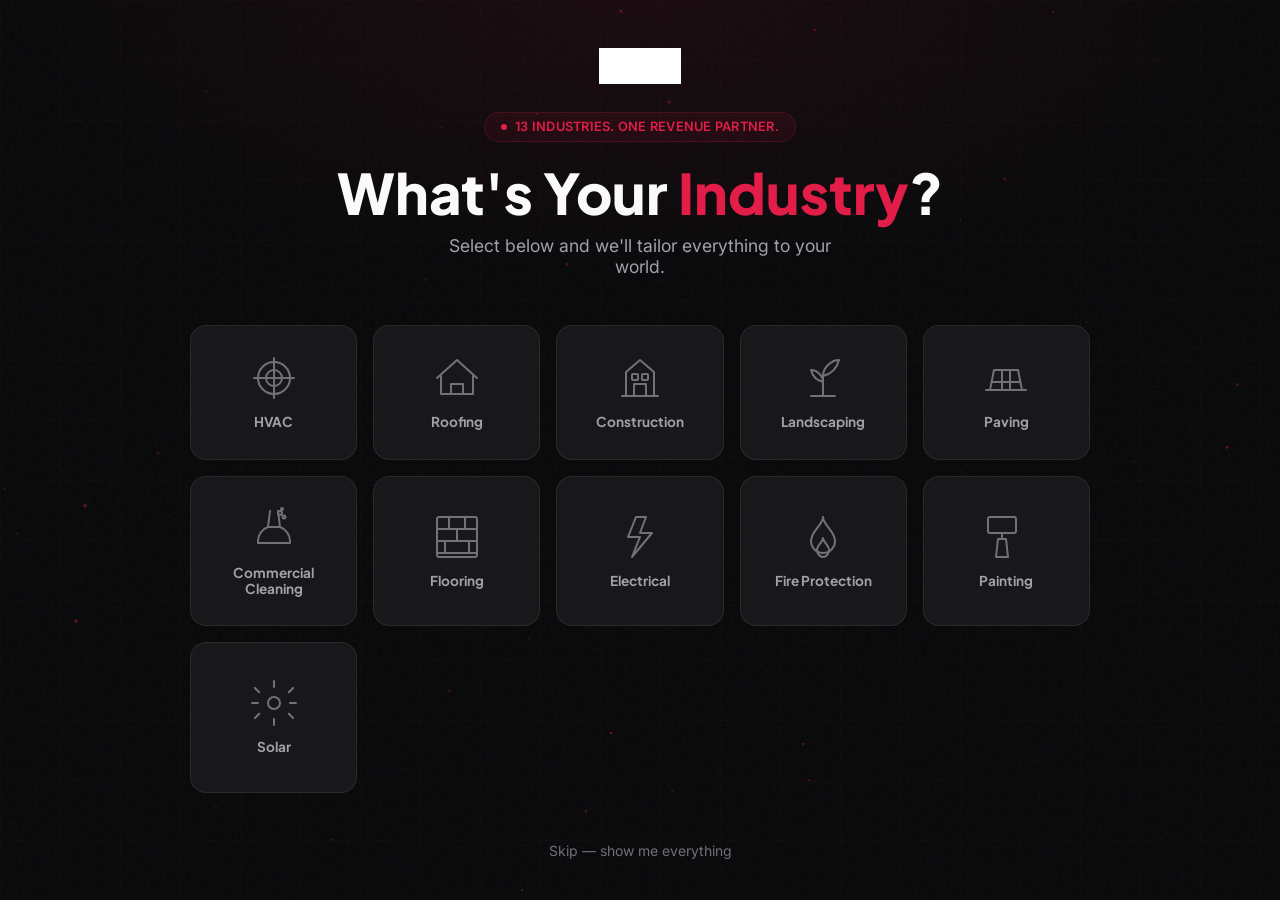
<file: about.html>
<!DOCTYPE html>
<html lang="en">
<head>
  <meta charset="UTF-8" />
  <meta name="viewport" content="width=device-width, initial-scale=1.0" />
  <title>About Abstrakt | Outsourced Sales &amp; Pipeline Generation</title>
  <meta name="description" content="Learn about Abstrakt — 15+ years of outsourced sales experience across all 50 states, Canada, and the UK. 500+ team members, 1,500+ clients, and $8B+ in pipeline generated." />
  <meta name="theme-color" content="#09090b" />

  <link rel="preconnect" href="https://fonts.googleapis.com" />
  <link rel="preconnect" href="https://fonts.gstatic.com" crossorigin />
  <link href="https://fonts.googleapis.com/css2?family=Inter:wght@400;500;600&family=Plus+Jakarta+Sans:wght@600;700;800&display=swap" rel="stylesheet" />
  <link rel="stylesheet" href="./css/style.css" />
  <link rel="icon" href="data:image/svg+xml,<svg xmlns='http://www.w3.org/2000/svg' viewBox='0 0 100 100'><rect width='100' height='100' rx='20' fill='%23e11d48'/><text x='50' y='72' font-size='65' font-weight='800' fill='white' text-anchor='middle' font-family='system-ui'>A</text></svg>" />
</head>
<body>

  <!-- Page Loader -->
  <div class="page-loader" aria-hidden="true">
    <div class="page-loader__spinner"></div>
  </div>

  <!-- Mobile Menu -->
  <div class="mobile-menu" aria-hidden="true">
    <a href="./services.html">Services</a>
    <a href="./industries.html">Industries</a>
    <a href="./results.html">Results</a>
    <a href="./about.html">About</a>
    <a href="./contact.html" class="btn btn--primary">Contact</a>
  </div>

  <!-- Header -->
  <header class="header">
    <div class="header__inner">
      <a href="./" class="header__logo">
        <img src="./assets/logo.png" alt="Abstrakt" class="header__logo-img" />
      </a>

      <nav class="header__nav">
        <a href="./services.html">Services</a>
        <a href="./industries.html">Industries</a>
        <a href="./results.html">Results</a>
        <a href="./about.html" class="is-active">About</a>
        <a href="./contact.html">Contact</a>
      </nav>

      <div class="header__right">
        <a href="./contact.html" class="btn btn--primary btn--sm desktop-only">Get Started</a>
        <button class="header__mobile-toggle" aria-label="Menu">
          <span></span>
          <span></span>
          <span></span>
        </button>
      </div>
    </div>
  </header>

  <!-- Page Hero -->
  <section class="page-hero">
    <div class="page-hero__bg"></div>
    <div class="container">
      <div class="breadcrumb reveal">
        <a href="./">Home</a>
        <span>/</span>
        <span>About</span>
      </div>
      <span class="section-label reveal">About Abstrakt</span>
      <h1 class="reveal reveal-delay-1">The Abstrakt <span class="text-red">Advantage</span></h1>
      <p class="reveal reveal-delay-2">15+ years of outsourced sales excellence across all 50 states, Canada, and the UK. We don't generate leads — we generate revenue.</p>
    </div>
  </section>

  <!-- Stats Bar -->
  <section class="stats-bar">
    <div class="container">
      <div class="stats-bar__grid">
        <div class="stats-bar__item reveal">
          <div class="stats-bar__number">$8<span class="red">B+</span></div>
          <div class="stats-bar__label">Pipeline Generated</div>
        </div>
        <div class="stats-bar__item reveal reveal-delay-1">
          <div class="stats-bar__number">1,500<span class="red">+</span></div>
          <div class="stats-bar__label">Clients Served</div>
        </div>
        <div class="stats-bar__item reveal reveal-delay-2">
          <div class="stats-bar__number">15<span class="red">+</span></div>
          <div class="stats-bar__label">Years of Experience</div>
        </div>
        <div class="stats-bar__item reveal reveal-delay-3">
          <div class="stats-bar__number">50</div>
          <div class="stats-bar__label">States + Canada &amp; UK</div>
        </div>
      </div>
    </div>
  </section>

  <!-- Company Story -->
  <section class="content-section">
    <div class="container">
      <div style="display: grid; grid-template-columns: 1fr 1fr; gap: 4rem; align-items: center;">
        <div class="reveal">
          <span class="section-label">Our Story</span>
          <h2>Built for Commercial Services. <span class="text-red">Built to Last.</span></h2>
          <p style="color: var(--color-text-muted); line-height: 1.8; margin-bottom: 1.5rem;">
            For more than 15 years, Abstrakt has been the outsourced sales partner of choice for commercial service companies across North America and the UK. What started as a mission to solve the broken sales development model has grown into a full-spectrum revenue engine serving 1,500+ clients across 13 industries.
          </p>
          <p style="color: var(--color-text-muted); line-height: 1.8;">
            We operate in all 50 states, Canada, and the United Kingdom — delivering pipeline generation, sales execution, and revenue accountability at scale. Our team of 500+ elite professionals functions as a true extension of your business, owning every step from the first touch to the closed deal.
          </p>
        </div>
        <div class="reveal reveal-delay-1" style="background: var(--color-bg-card); border: 1px solid var(--color-border); border-radius: var(--radius-2xl); padding: 3rem; text-align: center;">
          <div style="width: 100px; height: 100px; margin: 0 auto 1.5rem; background: var(--color-red-subtle); border-radius: 50%; display: flex; align-items: center; justify-content: center;">
            <svg width="48" height="48" viewBox="0 0 24 24" fill="none" stroke="var(--color-red)" stroke-width="1.5" stroke-linecap="round" stroke-linejoin="round"><path d="M3 9l9-7 9 7v11a2 2 0 0 1-2 2H5a2 2 0 0 1-2-2z"/><polyline points="9 22 9 12 15 12 15 22"/></svg>
          </div>
          <h3 style="margin-bottom: 0.5rem;">Headquartered in St. Louis</h3>
          <p style="color: var(--color-text-muted); font-size: var(--fs-sm);">Serving all 50 states, Canada &amp; the UK</p>
        </div>
      </div>
    </div>
  </section>

  <!-- Mission & Vision -->
  <section class="content-section content-section--alt">
    <div class="container">
      <div style="display: grid; grid-template-columns: 1fr 1fr; gap: 2rem;">
        <div class="value-card reveal">
          <div class="value-card__number">01</div>
          <h3>Our Mission</h3>
          <p>To be the definitive outsourced revenue partner for commercial service companies — owning the entire sales cycle from lead generation through closed deals, so our clients can focus on delivering exceptional service.</p>
        </div>
        <div class="value-card reveal reveal-delay-1">
          <div class="value-card__number">02</div>
          <h3>Our Vision</h3>
          <p>A world where every commercial service company has access to a world-class sales organization — without the overhead, risk, and complexity of building one internally. Revenue on demand, not on hope.</p>
        </div>
      </div>
    </div>
  </section>

  <!-- The Team -->
  <section class="content-section">
    <div class="container">
      <div style="text-align: center; margin-bottom: 4rem;" class="reveal">
        <span class="section-label">Our Team</span>
        <h2>500+ Elite Professionals. <span class="text-red">One Mission.</span></h2>
        <p style="color: var(--color-text-muted); font-size: var(--fs-lg); margin: 1rem auto 0; max-width: 600px;">
          Our team isn't just experienced — they're specialists. Prospectors, nurturers, closers, creatives, and revenue operators all working under one roof with one goal: your revenue growth.
        </p>
      </div>

      <div style="display: grid; grid-template-columns: repeat(4, 1fr); gap: 1.5rem;">
        <div class="value-card reveal" style="text-align: center;">
          <div style="width: 56px; height: 56px; margin: 0 auto 1rem; background: var(--color-red-subtle); border-radius: 50%; display: flex; align-items: center; justify-content: center;">
            <svg width="24" height="24" viewBox="0 0 24 24" fill="none" stroke="var(--color-red)" stroke-width="2" stroke-linecap="round" stroke-linejoin="round"><circle cx="11" cy="11" r="8"/><path d="m21 21-4.3-4.3"/></svg>
          </div>
          <h3 style="font-size: var(--fs-lg);">Prospectors</h3>
          <p>Outbound specialists who build your pipeline from scratch using 125M+ records.</p>
        </div>
        <div class="value-card reveal reveal-delay-1" style="text-align: center;">
          <div style="width: 56px; height: 56px; margin: 0 auto 1rem; background: var(--color-red-subtle); border-radius: 50%; display: flex; align-items: center; justify-content: center;">
            <svg width="24" height="24" viewBox="0 0 24 24" fill="none" stroke="var(--color-red)" stroke-width="2" stroke-linecap="round" stroke-linejoin="round"><path d="M16 21v-2a4 4 0 0 0-4-4H6a4 4 0 0 0-4 4v2"/><circle cx="9" cy="7" r="4"/><path d="M22 21v-2a4 4 0 0 0-3-3.87"/><path d="M16 3.13a4 4 0 0 1 0 7.75"/></svg>
          </div>
          <h3 style="font-size: var(--fs-lg);">Nurturers</h3>
          <p>Relationship builders who mature opportunities through the sales funnel.</p>
        </div>
        <div class="value-card reveal reveal-delay-2" style="text-align: center;">
          <div style="width: 56px; height: 56px; margin: 0 auto 1rem; background: var(--color-red-subtle); border-radius: 50%; display: flex; align-items: center; justify-content: center;">
            <svg width="24" height="24" viewBox="0 0 24 24" fill="none" stroke="var(--color-red)" stroke-width="2" stroke-linecap="round" stroke-linejoin="round"><path d="M12 2v20M17 5H9.5a3.5 3.5 0 0 0 0 7h5a3.5 3.5 0 0 1 0 7H6"/></svg>
          </div>
          <h3 style="font-size: var(--fs-lg);">Closers</h3>
          <p>Skilled sales professionals who convert qualified meetings into signed contracts.</p>
        </div>
        <div class="value-card reveal reveal-delay-3" style="text-align: center;">
          <div style="width: 56px; height: 56px; margin: 0 auto 1rem; background: var(--color-red-subtle); border-radius: 50%; display: flex; align-items: center; justify-content: center;">
            <svg width="24" height="24" viewBox="0 0 24 24" fill="none" stroke="var(--color-red)" stroke-width="2" stroke-linecap="round" stroke-linejoin="round"><path d="M22 12h-4l-3 9L9 3l-3 9H2"/></svg>
          </div>
          <h3 style="font-size: var(--fs-lg);">RevOps</h3>
          <p>Revenue operations experts who optimize CRM, data, and sales processes.</p>
        </div>
      </div>
    </div>
  </section>

  <!-- Awards -->
  <section class="content-section content-section--alt">
    <div class="container">
      <div style="text-align: center; margin-bottom: 4rem;" class="reveal">
        <span class="section-label">Recognition</span>
        <h2>10x Inc. 5000 <span class="text-red">Honoree</span></h2>
        <p style="color: var(--color-text-muted); font-size: var(--fs-lg); margin: 1rem auto 0; max-width: 600px;">
          Named to the Inc. 5000 list of America's fastest-growing private companies ten times — a testament to our consistent growth, client results, and industry leadership.
        </p>
      </div>

      <div class="ownership-banner reveal">
        <h3>Recognized by the best. <span class="text-red">Trusted by 1,500+ clients.</span></h3>
        <p>Our consistent growth isn't just about us — it's proof that our clients are growing too. When your revenue engine works, everyone wins.</p>
      </div>
    </div>
  </section>

  <!-- The Abstrakt Difference -->
  <section class="content-section">
    <div class="container">
      <div style="text-align: center; margin-bottom: 4rem;" class="reveal">
        <span class="section-label">The Abstrakt Difference</span>
        <h2>Where Others Compete, We <span class="text-red">Differentiate.</span></h2>
        <p style="color: var(--color-text-muted); font-size: var(--fs-lg); margin: 1rem auto 0; max-width: 650px;">
          We're not a lead generation company. We're your complete, outsourced revenue team — finding prospects, maturing them through the funnel, and closing the deals.
        </p>
      </div>

      <div style="display: flex; flex-direction: column; gap: 1rem; max-width: 800px; margin: 0 auto;">
        <div class="diff-point reveal">
          <div class="diff-point__icon">
            <svg width="20" height="20" viewBox="0 0 24 24" fill="none" stroke="currentColor" stroke-width="2" stroke-linecap="round" stroke-linejoin="round"><path d="M12 22s8-4 8-10V5l-8-3-8 3v7c0 6 8 10 8 10z"/></svg>
          </div>
          <div>
            <h4>Exclusivity</h4>
            <p>One company per industry per geography. Your competitors don't get access — that's not a policy, it's a structural advantage we protect fiercely. Your market is yours alone.</p>
          </div>
        </div>
        <div class="diff-point reveal reveal-delay-1">
          <div class="diff-point__icon">
            <svg width="20" height="20" viewBox="0 0 24 24" fill="none" stroke="currentColor" stroke-width="2" stroke-linecap="round" stroke-linejoin="round"><path d="M16 21v-2a4 4 0 0 0-4-4H6a4 4 0 0 0-4 4v2"/><circle cx="9" cy="7" r="4"/><path d="M22 21v-2a4 4 0 0 0-3-3.87"/><path d="M16 3.13a4 4 0 0 1 0 7.75"/></svg>
          </div>
          <div>
            <h4>People</h4>
            <p>500+ elite professionals — prospectors, nurturers, closers, creatives, and revenue operators — all working your business like their own. High energy, high accountability, genuinely invested in your number.</p>
          </div>
        </div>
        <div class="diff-point reveal reveal-delay-2">
          <div class="diff-point__icon">
            <svg width="20" height="20" viewBox="0 0 24 24" fill="none" stroke="currentColor" stroke-width="2" stroke-linecap="round" stroke-linejoin="round"><path d="M2 3h6a4 4 0 0 1 4 4v14a3 3 0 0 0-3-3H2z"/><path d="M22 3h-6a4 4 0 0 0-4 4v14a3 3 0 0 1 3-3h7z"/></svg>
          </div>
          <div>
            <h4>Experience</h4>
            <p>15+ years and ~1,500 clients across 13 commercial industries. We know the Directors, VPs of Facilities, and Property Managers who control buying decisions — not from scraped lists, but from real familiarity built over thousands of conversations.</p>
          </div>
        </div>
        <div class="diff-point reveal reveal-delay-3">
          <div class="diff-point__icon">
            <svg width="20" height="20" viewBox="0 0 24 24" fill="none" stroke="currentColor" stroke-width="2" stroke-linecap="round" stroke-linejoin="round"><path d="M3 9l9-7 9 7v11a2 2 0 0 1-2 2H5a2 2 0 0 1-2-2z"/><polyline points="9 22 9 12 15 12 15 22"/></svg>
          </div>
          <div>
            <h4>Industry Depth</h4>
            <p>We don't dabble in commercial services — we dominate it. 13 specialized industries with dedicated teams who speak your buyers' language and understand the nuances of every vertical we serve.</p>
          </div>
        </div>
        <div class="diff-point reveal">
          <div class="diff-point__icon">
            <svg width="20" height="20" viewBox="0 0 24 24" fill="none" stroke="currentColor" stroke-width="2" stroke-linecap="round" stroke-linejoin="round"><circle cx="12" cy="12" r="10"/><path d="m9 12 2 2 4-4"/></svg>
          </div>
          <div>
            <h4>Guarantee</h4>
            <p>Guaranteed appointments. Guaranteed pipeline activity. Guaranteed pursuit of closed revenue. We don't hand you a lead and disappear — we stay in the deal and see it through to closed won.</p>
          </div>
        </div>
      </div>
    </div>
  </section>

  <!-- CTA -->
  <section class="cta-section">
    <div class="container reveal">
      <h2>Ready to Own Your <span class="text-red">Revenue?</span></h2>
      <p>Talk to a Pipeline Strategist and discover what Abstrakt can do for your commercial service business.</p>
      <a href="./contact.html" class="btn btn--primary btn--lg">Get Started</a>
    </div>
  </section>

  <!-- Footer -->
  <footer class="footer">
    <div class="container">
      <div class="footer__grid">
        <div class="footer__brand">
          <div class="footer__logo">
            <img src="./assets/logo.png" alt="Abstrakt" class="footer__logo-img" />
          </div>
          <p>The outsourced sales partner that owns the entire revenue cycle for commercial service companies. From leads to closed deals across 13 industries.</p>
        </div>

        <div>
          <div class="footer__heading">Services</div>
          <div class="footer__links">
            <a href="./services.html">Outbound BDR</a>
            <a href="./services.html">Inbound SDR</a>
            <a href="./services.html">Lead Nurturing</a>
            <a href="./services.html">Sales Closing</a>
            <a href="./services.html">Creative Services</a>
          </div>
        </div>

        <div>
          <div class="footer__heading">Company</div>
          <div class="footer__links">
            <a href="./about.html">About</a>
            <a href="./case-studies.html">Case Studies</a>
            <a href="./results.html">Results</a>
            <a href="./industries.html">Industries</a>
            <a href="./contact.html">Contact</a>
          </div>
        </div>

        <div>
          <div class="footer__heading">Resources</div>
          <div class="footer__links">
            <a href="./process.html">Our Process</a>
            <a href="./testimonials.html">Testimonials</a>
            <a href="./faq.html">FAQ</a>
            <a href="./careers.html">Careers</a>
          </div>
        </div>
      </div>

      <div class="footer__bottom">
        <p>&copy; 2026 Abstrakt. All rights reserved.</p>
        <div class="footer__social">
          <a href="https://www.linkedin.com/company/abstraktmg/" target="_blank" rel="noopener" aria-label="LinkedIn">
            <svg width="16" height="16" viewBox="0 0 24 24" fill="currentColor"><path d="M20.447 20.452h-3.554v-5.569c0-1.328-.027-3.037-1.852-3.037-1.853 0-2.136 1.445-2.136 2.939v5.667H9.351V9h3.414v1.561h.046c.477-.9 1.637-1.85 3.37-1.85 3.601 0 4.267 2.37 4.267 5.455v6.286zM5.337 7.433a2.062 2.062 0 0 1-2.063-2.065 2.064 2.064 0 1 1 2.063 2.065zm1.782 13.019H3.555V9h3.564v11.452zM22.225 0H1.771C.792 0 0 .774 0 1.729v20.542C0 23.227.792 24 1.771 24h20.451C23.2 24 24 23.227 24 22.271V1.729C24 .774 23.2 0 22.222 0h.003z"/></svg>
          </a>
          <a href="https://www.facebook.com/AbstraktMG/" target="_blank" rel="noopener" aria-label="Facebook">
            <svg width="16" height="16" viewBox="0 0 24 24" fill="currentColor"><path d="M24 12.073c0-6.627-5.373-12-12-12s-12 5.373-12 12c0 5.99 4.388 10.954 10.125 11.854v-8.385H7.078v-3.47h3.047V9.43c0-3.007 1.792-4.669 4.533-4.669 1.312 0 2.686.235 2.686.235v2.953H15.83c-1.491 0-1.956.925-1.956 1.874v2.25h3.328l-.532 3.47h-2.796v8.385C19.612 23.027 24 18.062 24 12.073z"/></svg>
          </a>
          <a href="https://x.com/AbstraktMG" target="_blank" rel="noopener" aria-label="X">
            <svg width="16" height="16" viewBox="0 0 24 24" fill="currentColor"><path d="M18.244 2.25h3.308l-7.227 8.26 8.502 11.24H16.17l-5.214-6.817L4.99 21.75H1.68l7.73-8.835L1.254 2.25H8.08l4.713 6.231zm-1.161 17.52h1.833L7.084 4.126H5.117z"/></svg>
          </a>
        </div>
      </div>
    </div>
  </footer>

  <script src="./js/industry-context.js"></script>
  <script src="./js/main.js"></script>
  <script src="./js/transcript.js"></script>
</body>
</html>
</file>
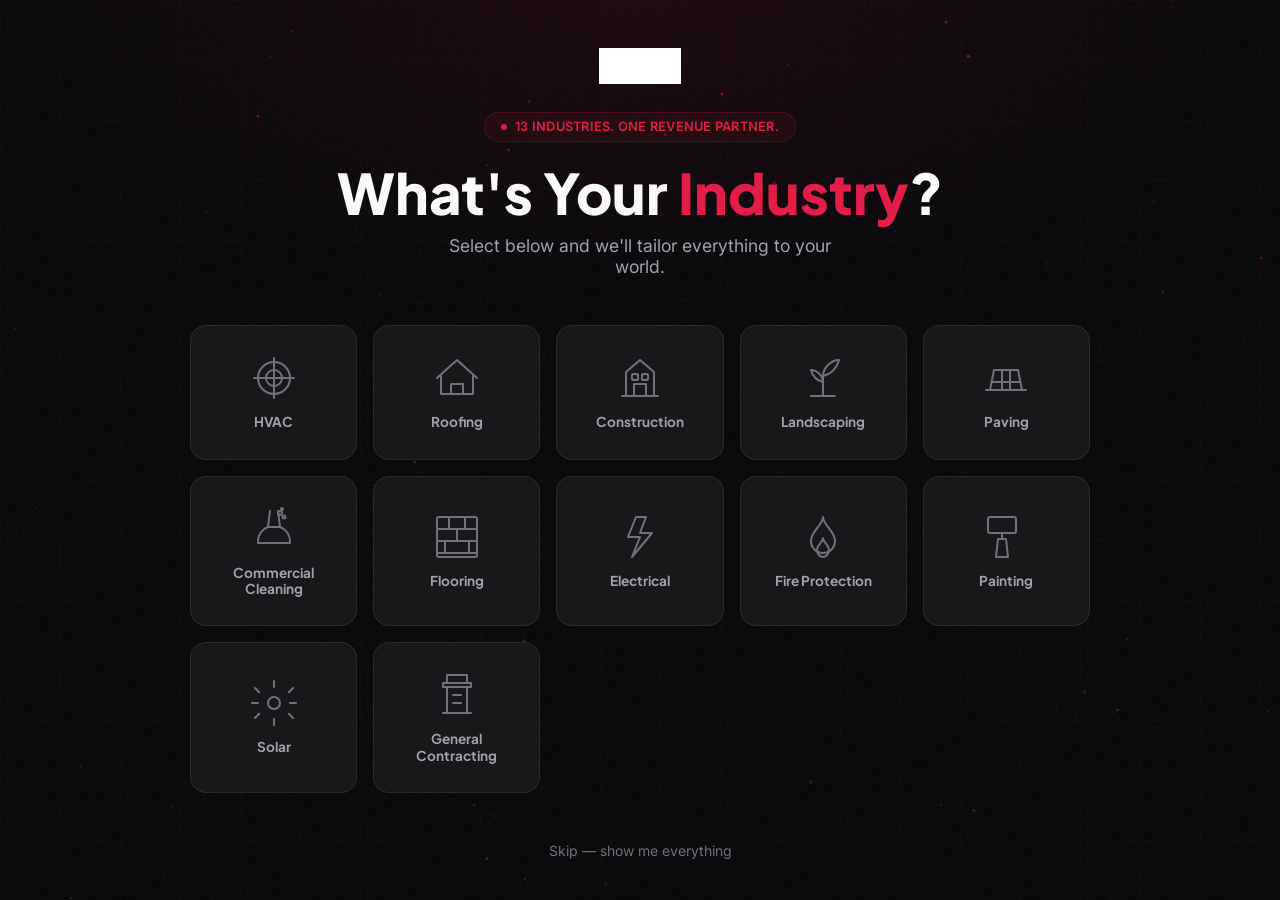
<file: careers.html>
<!DOCTYPE html>
<html lang="en">
<head>
  <meta charset="UTF-8" />
  <meta name="viewport" content="width=device-width, initial-scale=1.0" />
  <title>Careers at Abstrakt | Join Our Team</title>
  <meta name="description" content="Join Abstrakt and build your career in outsourced sales development. Explore open positions in sales, marketing, and operations." />
  <meta name="theme-color" content="#09090b" />

  <link rel="preconnect" href="https://fonts.googleapis.com" />
  <link rel="preconnect" href="https://fonts.gstatic.com" crossorigin />
  <link href="https://fonts.googleapis.com/css2?family=Inter:wght@400;500;600&family=Plus+Jakarta+Sans:wght@600;700;800&display=swap" rel="stylesheet" />
  <link rel="stylesheet" href="./css/style.css" />
  <link rel="icon" href="data:image/svg+xml,<svg xmlns='http://www.w3.org/2000/svg' viewBox='0 0 100 100'><rect width='100' height='100' rx='20' fill='%23e11d48'/><text x='50' y='72' font-size='65' font-weight='800' fill='white' text-anchor='middle' font-family='system-ui'>A</text></svg>" />
</head>
<body>

  <!-- Page Loader -->
  <div class="page-loader" aria-hidden="true">
    <div class="page-loader__spinner"></div>
  </div>

  <!-- Mobile Menu -->
  <div class="mobile-menu" aria-hidden="true">
    <a href="./services.html">Services</a>
    <a href="./industries.html">Industries</a>
    <a href="./results.html">Results</a>
    <a href="./about.html">About</a>
    <a href="./contact.html">Contact</a>
    <a href="./index.html#market-availability" class="btn btn--primary">Check Availability</a>
  </div>

  <!-- Header -->
  <header class="header">
    <div class="header__inner">
      <a href="./index.html" class="header__logo">
        <img src="./assets/logo.png" alt="Abstrakt" class="header__logo-img" />
      </a>

      <nav class="header__nav">
        <a href="./services.html">Services</a>
        <a href="./industries.html">Industries</a>
        <a href="./results.html">Results</a>
        <a href="./about.html">About</a>
        <a href="./contact.html">Contact</a>
      </nav>

      <div class="header__right">
        <a href="./index.html#market-availability" class="btn btn--primary btn--sm desktop-only">Check Availability</a>
        <button class="header__mobile-toggle" aria-label="Menu">
          <span></span>
          <span></span>
          <span></span>
        </button>
      </div>
    </div>
  </header>

  <!-- Page Hero -->
  <section class="page-hero">
    <div class="page-hero__bg"></div>
    <div class="container">
      <div class="breadcrumb reveal">
        <a href="./index.html">Home</a>
        <span>/</span>
        <span>Careers</span>
      </div>
      <span class="section-label reveal">Join Our Team</span>
      <h1 class="reveal reveal-delay-1">Build Your Career <span class="text-red">at Abstrakt</span></h1>
      <p class="reveal reveal-delay-2">Join a high-growth company that's redefining outsourced sales for commercial services. We're always looking for driven people ready to make an impact.</p>
    </div>
  </section>

  <!-- Culture Section -->
  <section class="content-section content-section--alt">
    <div class="container">
      <div style="text-align:center; margin-bottom:var(--space-12);" class="reveal">
        <span class="section-label">Our Culture</span>
        <h2>What Drives <span class="text-red">Our Team</span></h2>
        <p style="margin:var(--space-4) auto 0; color:var(--color-text-muted); font-size:var(--fs-lg);">Six core values that define who we are and how we work together.</p>
      </div>

      <div class="culture-grid reveal">
        <div class="culture-card">
          <div class="culture-card__icon">
            <svg width="24" height="24" viewBox="0 0 24 24" fill="none" stroke="currentColor" stroke-width="2" stroke-linecap="round" stroke-linejoin="round"><path d="M22 12h-4l-3 9L9 3l-3 9H2"/></svg>
          </div>
          <h4>Growth</h4>
          <p>We invest in your development with training, mentorship, and clear career paths. Your growth fuels our growth.</p>
        </div>

        <div class="culture-card">
          <div class="culture-card__icon">
            <svg width="24" height="24" viewBox="0 0 24 24" fill="none" stroke="currentColor" stroke-width="2" stroke-linecap="round" stroke-linejoin="round"><path d="M12 2v20M17 5H9.5a3.5 3.5 0 0 0 0 7h5a3.5 3.5 0 0 1 0 7H6"/></svg>
          </div>
          <h4>Innovation</h4>
          <p>We challenge the status quo and constantly refine our processes, technology, and strategies to stay ahead.</p>
        </div>

        <div class="culture-card">
          <div class="culture-card__icon">
            <svg width="24" height="24" viewBox="0 0 24 24" fill="none" stroke="currentColor" stroke-width="2" stroke-linecap="round" stroke-linejoin="round"><path d="M12 22s8-4 8-10V5l-8-3-8 3v7c0 6 8 10 8 10z"/></svg>
          </div>
          <h4>Accountability</h4>
          <p>We own our results&mdash;for our clients and for each other. Ownership isn't a buzzword here; it's how we operate.</p>
        </div>

        <div class="culture-card">
          <div class="culture-card__icon">
            <svg width="24" height="24" viewBox="0 0 24 24" fill="none" stroke="currentColor" stroke-width="2" stroke-linecap="round" stroke-linejoin="round"><path d="M16 21v-2a4 4 0 0 0-4-4H6a4 4 0 0 0-4 4v2"/><circle cx="9" cy="7" r="4"/><path d="M22 21v-2a4 4 0 0 0-3-3.87"/><path d="M16 3.13a4 4 0 0 1 0 7.75"/></svg>
          </div>
          <h4>Collaboration</h4>
          <p>Great results come from great teams. We win together, solve problems together, and celebrate together.</p>
        </div>

        <div class="culture-card">
          <div class="culture-card__icon">
            <svg width="24" height="24" viewBox="0 0 24 24" fill="none" stroke="currentColor" stroke-width="2" stroke-linecap="round" stroke-linejoin="round"><circle cx="12" cy="12" r="10"/><path d="m9 12 2 2 4-4"/></svg>
          </div>
          <h4>Transparency</h4>
          <p>Open communication, honest feedback, and clear expectations. No politics, no hidden agendas&mdash;just real talk.</p>
        </div>

        <div class="culture-card">
          <div class="culture-card__icon">
            <svg width="24" height="24" viewBox="0 0 24 24" fill="none" stroke="currentColor" stroke-width="2" stroke-linecap="round" stroke-linejoin="round"><path d="M13 2 3 14h9l-1 8 10-12h-9l1-8z"/></svg>
          </div>
          <h4>Impact</h4>
          <p>Every role here drives real revenue for real businesses. Your work directly changes our clients' trajectories.</p>
        </div>
      </div>
    </div>
  </section>

  <!-- Stats -->
  <section class="content-section">
    <div class="container">
      <div class="metric-row reveal">
        <div class="metric-card">
          <div class="metric-card__value">500+</div>
          <div class="metric-card__label">Team Members</div>
        </div>
        <div class="metric-card">
          <div class="metric-card__value">10x</div>
          <div class="metric-card__label">Inc. 5000 Honoree</div>
        </div>
        <div class="metric-card">
          <div class="metric-card__value">St. Louis</div>
          <div class="metric-card__label">Headquarters</div>
        </div>
      </div>
    </div>
  </section>

  <!-- Job Listings -->
  <section class="content-section content-section--alt">
    <div class="container">
      <div style="text-align:center; margin-bottom:var(--space-12);" class="reveal">
        <span class="section-label">Open Positions</span>
        <h2>Find Your <span class="text-red">Next Role</span></h2>
        <p style="margin:var(--space-4) auto 0; color:var(--color-text-muted); font-size:var(--fs-lg);">We're growing fast and looking for talented people to join us.</p>
      </div>

      <div class="jobs-list reveal">
        <div class="job-card">
          <div class="job-card__info">
            <h3>Business Development Representative (BDR/SDR)</h3>
            <div class="job-card__tags">
              <span class="job-card__tag">Sales</span>
              <span class="job-card__tag">St. Louis, MO</span>
            </div>
          </div>
          <a href="./contact.html" class="btn btn--primary btn--sm">Apply</a>
        </div>

        <div class="job-card">
          <div class="job-card__info">
            <h3>Account Executive</h3>
            <div class="job-card__tags">
              <span class="job-card__tag">Sales</span>
              <span class="job-card__tag">St. Louis, MO / Remote</span>
            </div>
          </div>
          <a href="./contact.html" class="btn btn--primary btn--sm">Apply</a>
        </div>

        <div class="job-card">
          <div class="job-card__info">
            <h3>Client Success Manager</h3>
            <div class="job-card__tags">
              <span class="job-card__tag">Client Services</span>
              <span class="job-card__tag">St. Louis, MO</span>
            </div>
          </div>
          <a href="./contact.html" class="btn btn--primary btn--sm">Apply</a>
        </div>

        <div class="job-card">
          <div class="job-card__info">
            <h3>Marketing Strategist</h3>
            <div class="job-card__tags">
              <span class="job-card__tag">Marketing</span>
              <span class="job-card__tag">St. Louis, MO / Remote</span>
            </div>
          </div>
          <a href="./contact.html" class="btn btn--primary btn--sm">Apply</a>
        </div>

        <div class="job-card">
          <div class="job-card__info">
            <h3>Content Writer</h3>
            <div class="job-card__tags">
              <span class="job-card__tag">Marketing</span>
              <span class="job-card__tag">Remote</span>
            </div>
          </div>
          <a href="./contact.html" class="btn btn--primary btn--sm">Apply</a>
        </div>

        <div class="job-card">
          <div class="job-card__info">
            <h3>CRM Administrator</h3>
            <div class="job-card__tags">
              <span class="job-card__tag">Operations</span>
              <span class="job-card__tag">St. Louis, MO</span>
            </div>
          </div>
          <a href="./contact.html" class="btn btn--primary btn--sm">Apply</a>
        </div>

        <div class="job-card">
          <div class="job-card__info">
            <h3>Sales Trainer</h3>
            <div class="job-card__tags">
              <span class="job-card__tag">Training</span>
              <span class="job-card__tag">St. Louis, MO</span>
            </div>
          </div>
          <a href="./contact.html" class="btn btn--primary btn--sm">Apply</a>
        </div>

        <div class="job-card">
          <div class="job-card__info">
            <h3>Recruitment Specialist</h3>
            <div class="job-card__tags">
              <span class="job-card__tag">People &amp; Talent</span>
              <span class="job-card__tag">St. Louis, MO</span>
            </div>
          </div>
          <a href="./contact.html" class="btn btn--primary btn--sm">Apply</a>
        </div>
      </div>
    </div>
  </section>

  <!-- CTA -->
  <section class="cta-section">
    <div class="container reveal">
      <h2>Don't See <span class="text-red">Your Role?</span></h2>
      <p>We're always looking for exceptional talent. Send us your resume and tell us how you'd make an impact at Abstrakt.</p>
      <a href="./contact.html" class="btn btn--primary btn--lg">Get In Touch</a>
    </div>
  </section>

  <!-- Footer -->
  <footer class="footer">
    <div class="container">
      <div class="footer__grid">
        <div class="footer__brand">
          <div class="footer__logo">
            <img src="./assets/logo.png" alt="Abstrakt" class="footer__logo-img" />
          </div>
          <p>The outsourced sales partner that owns the entire revenue cycle for commercial service companies. From leads to closed deals across 13 industries.</p>
        </div>

        <div>
          <div class="footer__heading">Industries</div>
          <div class="footer__links">
            <a href="./industries.html">HVAC</a>
            <a href="./industries.html">Roofing</a>
            <a href="./industries.html">Construction</a>
            <a href="./industries.html">Landscaping</a>
            <a href="./industries.html">Paving</a>
            <a href="./industries.html">Electrical</a>
            <a href="./industries.html">Solar</a>
          </div>
        </div>

        <div>
          <div class="footer__heading">More Industries</div>
          <div class="footer__links">
            <a href="./industries.html">Cleaning</a>
            <a href="./industries.html">Flooring</a>
            <a href="./industries.html">Fire Protection</a>
            <a href="./industries.html">Painting</a>
            <a href="./industries.html">General Contracting</a>
            <a href="./industries.html">Plumbing</a>
          </div>
        </div>

        <div>
          <div class="footer__heading">Company</div>
          <div class="footer__links">
            <a href="./services.html">Services</a>
            <a href="./about.html">About</a>
            <a href="./results.html">Results</a>
            <a href="./contact.html">Contact</a>
            <a href="./index.html#market-availability">Check Availability</a>
          </div>
        </div>
      </div>

      <div class="footer__bottom">
        <p>&copy; 2026 Abstrakt. All rights reserved.</p>
        <div class="footer__social">
          <a href="https://www.linkedin.com/company/abstraktmg/" target="_blank" rel="noopener" aria-label="LinkedIn">
            <svg width="16" height="16" viewBox="0 0 24 24" fill="currentColor"><path d="M20.447 20.452h-3.554v-5.569c0-1.328-.027-3.037-1.852-3.037-1.853 0-2.136 1.445-2.136 2.939v5.667H9.351V9h3.414v1.561h.046c.477-.9 1.637-1.85 3.37-1.85 3.601 0 4.267 2.37 4.267 5.455v6.286zM5.337 7.433a2.062 2.062 0 0 1-2.063-2.065 2.064 2.064 0 1 1 2.063 2.065zm1.782 13.019H3.555V9h3.564v11.452zM22.225 0H1.771C.792 0 0 .774 0 1.729v20.542C0 23.227.792 24 1.771 24h20.451C23.2 24 24 23.227 24 22.271V1.729C24 .774 23.2 0 22.222 0h.003z"/></svg>
          </a>
          <a href="https://www.facebook.com/AbstraktMG/" target="_blank" rel="noopener" aria-label="Facebook">
            <svg width="16" height="16" viewBox="0 0 24 24" fill="currentColor"><path d="M24 12.073c0-6.627-5.373-12-12-12s-12 5.373-12 12c0 5.99 4.388 10.954 10.125 11.854v-8.385H7.078v-3.47h3.047V9.43c0-3.007 1.792-4.669 4.533-4.669 1.312 0 2.686.235 2.686.235v2.953H15.83c-1.491 0-1.956.925-1.956 1.874v2.25h3.328l-.532 3.47h-2.796v8.385C19.612 23.027 24 18.062 24 12.073z"/></svg>
          </a>
          <a href="https://x.com/AbstraktMG" target="_blank" rel="noopener" aria-label="X">
            <svg width="16" height="16" viewBox="0 0 24 24" fill="currentColor"><path d="M18.244 2.25h3.308l-7.227 8.26 8.502 11.24H16.17l-5.214-6.817L4.99 21.75H1.68l7.73-8.835L1.254 2.25H8.08l4.713 6.231zm-1.161 17.52h1.833L7.084 4.126H5.117z"/></svg>
          </a>
        </div>
      </div>
    </div>
  </footer>

  <script src="./js/industry-context.js"></script>
  <script src="./js/main.js"></script>
  <script src="./js/transcript.js"></script>
</body>
</html>
</file>
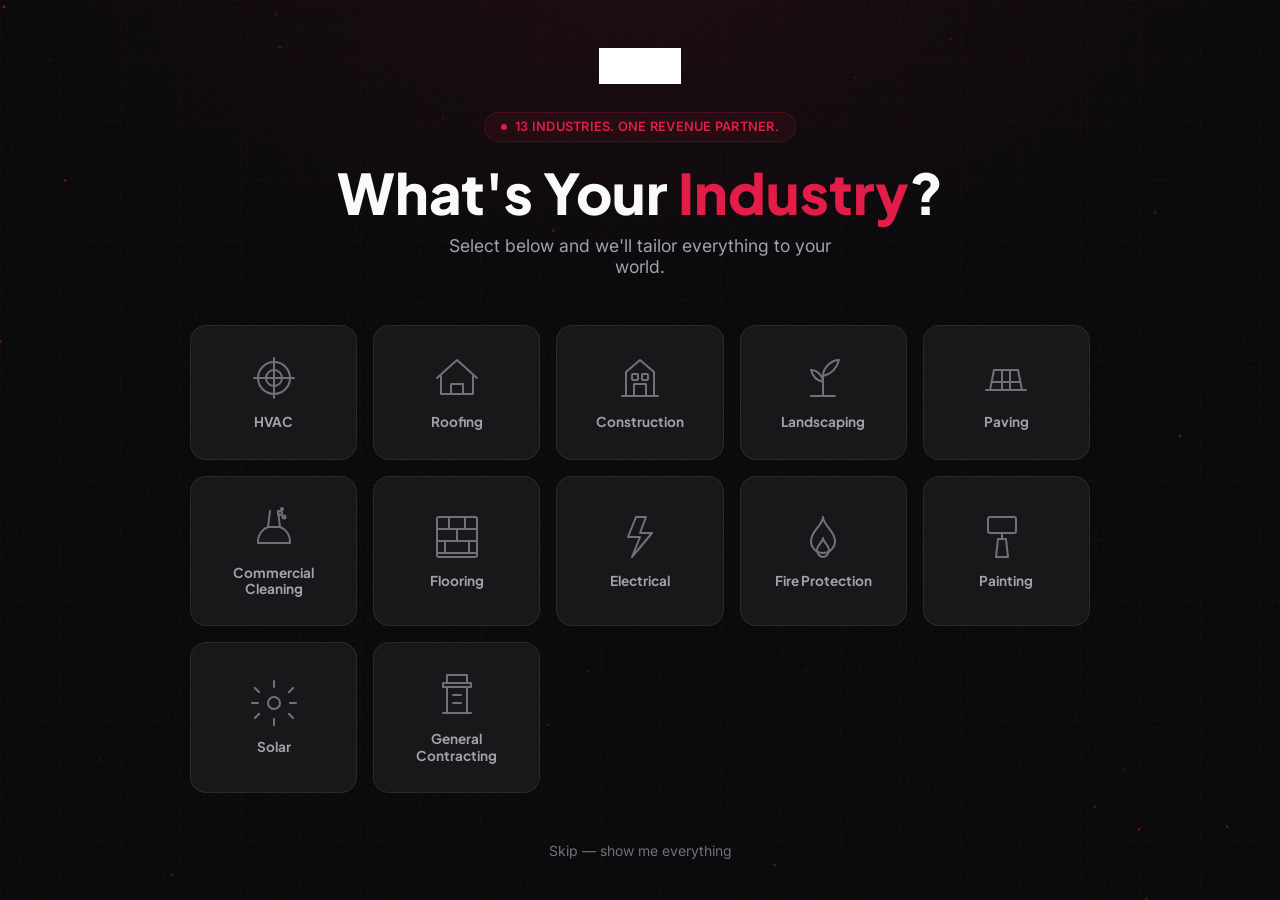
<file: case-studies.html>
<!DOCTYPE html>
<html lang="en">
<head>
  <meta charset="UTF-8" />
  <meta name="viewport" content="width=device-width, initial-scale=1.0" />
  <title>Case Studies | Abstrakt — Closed Business. Proven ROI.</title>
  <meta name="description" content="See real results from Abstrakt clients across 13 commercial service industries. Closed deals from $12.5K to $600K+ with proven pipeline ROI." />
  <meta name="theme-color" content="#09090b" />

  <link rel="preconnect" href="https://fonts.googleapis.com" />
  <link rel="preconnect" href="https://fonts.gstatic.com" crossorigin />
  <link href="https://fonts.googleapis.com/css2?family=Inter:wght@400;500;600&family=Plus+Jakarta+Sans:wght@600;700;800&display=swap" rel="stylesheet" />
  <link rel="stylesheet" href="./css/style.css" />
  <link rel="icon" href="data:image/svg+xml,<svg xmlns='http://www.w3.org/2000/svg' viewBox='0 0 100 100'><rect width='100' height='100' rx='20' fill='%23e11d48'/><text x='50' y='72' font-size='65' font-weight='800' fill='white' text-anchor='middle' font-family='system-ui'>A</text></svg>" />
</head>
<body>

  <!-- Page Loader -->
  <div class="page-loader" aria-hidden="true">
    <div class="page-loader__spinner"></div>
  </div>

  <!-- Mobile Menu -->
  <div class="mobile-menu" aria-hidden="true">
    <a href="./services.html">Services</a>
    <a href="./industries.html">Industries</a>
    <a href="./results.html">Results</a>
    <a href="./about.html">About</a>
    <a href="./contact.html" class="btn btn--primary">Contact</a>
  </div>

  <!-- Header -->
  <header class="header">
    <div class="header__inner">
      <a href="./" class="header__logo">
        <img src="./assets/logo.png" alt="Abstrakt" class="header__logo-img" />
      </a>

      <nav class="header__nav">
        <a href="./services.html">Services</a>
        <a href="./industries.html">Industries</a>
        <a href="./results.html">Results</a>
        <a href="./about.html">About</a>
        <a href="./contact.html">Contact</a>
      </nav>

      <div class="header__right">
        <a href="./contact.html" class="btn btn--primary btn--sm desktop-only">Get Started</a>
        <button class="header__mobile-toggle" aria-label="Menu">
          <span></span>
          <span></span>
          <span></span>
        </button>
      </div>
    </div>
  </header>

  <!-- Page Hero -->
  <section class="page-hero">
    <div class="page-hero__bg"></div>
    <div class="container">
      <div class="breadcrumb reveal">
        <a href="./">Home</a>
        <span>/</span>
        <span>Case Studies</span>
      </div>
      <span class="section-label reveal">Real Results</span>
      <h1 class="reveal reveal-delay-1">Closed Business. <span class="text-red">Proven ROI.</span></h1>
      <p class="reveal reveal-delay-2">Real deals closed by Abstrakt across 13 commercial service industries. These aren't leads — they're revenue on the books.</p>
    </div>
  </section>

  <!-- Case Studies Grid -->
  <section class="content-section content-section--alt">
    <div class="container">
      <div class="case-studies-grid">

        <!-- HVAC - $600K -->
        <div class="case-study-card reveal">
          <div class="case-study-card__img">
            <div class="case-study-card__img-icon">
              <svg width="32" height="32" viewBox="0 0 24 24" fill="none" stroke="currentColor" stroke-width="1.5" stroke-linecap="round" stroke-linejoin="round"><path d="M12 3v18"/><path d="M3 12h18"/><path d="M9 3 3 9"/><path d="M15 3l6 6"/><path d="m3 15 6 6"/><path d="m15 21 6-6"/></svg>
            </div>
            <div class="case-study-card__badge">HVAC</div>
          </div>
          <div class="case-study-card__body">
            <div class="case-study-card__industry">HVAC</div>
            <h3>$600K Commercial HVAC Contract</h3>
            <p>Multi-location facilities management company signed a preventive maintenance and retrofit agreement after Abstrakt's BDR team secured and nurtured the opportunity over 90 days.</p>
            <div class="case-study-card__stats">
              <div>
                <div class="case-study-card__stat-value">$600K</div>
                <div class="case-study-card__stat-label">Deal Value</div>
              </div>
            </div>
          </div>
        </div>

        <!-- Construction - $311K -->
        <div class="case-study-card reveal reveal-delay-1">
          <div class="case-study-card__img">
            <div class="case-study-card__img-icon">
              <svg width="32" height="32" viewBox="0 0 24 24" fill="none" stroke="currentColor" stroke-width="1.5" stroke-linecap="round" stroke-linejoin="round"><rect x="2" y="6" width="20" height="14" rx="2"/><path d="M12 6V2"/><path d="M2 10h20"/></svg>
            </div>
            <div class="case-study-card__badge">Construction</div>
          </div>
          <div class="case-study-card__body">
            <div class="case-study-card__industry">Construction</div>
            <h3>$311K General Construction Build-Out</h3>
            <p>Commercial tenant improvement project won through cold outreach to a property management firm. Abstrakt's team identified the decision-maker and navigated a complex buying committee.</p>
            <div class="case-study-card__stats">
              <div>
                <div class="case-study-card__stat-value">$311K</div>
                <div class="case-study-card__stat-label">Deal Value</div>
              </div>
            </div>
          </div>
        </div>

        <!-- Roofing - $300K -->
        <div class="case-study-card reveal reveal-delay-2">
          <div class="case-study-card__img">
            <div class="case-study-card__img-icon">
              <svg width="32" height="32" viewBox="0 0 24 24" fill="none" stroke="currentColor" stroke-width="1.5" stroke-linecap="round" stroke-linejoin="round"><path d="M3 21h18"/><path d="M3 7v1a3 3 0 0 0 6 0V7m0 0v1a3 3 0 0 0 6 0V7m0 0v1a3 3 0 0 0 6 0V7"/><path d="M3 7h18l-1.5-4.5a1 1 0 0 0-1-.5H5.5a1 1 0 0 0-1 .5L3 7Z"/></svg>
            </div>
            <div class="case-study-card__badge">Roofing</div>
          </div>
          <div class="case-study-card__body">
            <div class="case-study-card__industry">Roofing</div>
            <h3>$300K Commercial Roof Replacement</h3>
            <p>Full roof replacement for a 150,000 sq ft industrial facility. The opportunity was sourced through Abstrakt's outbound campaign targeting facility managers in the Midwest region.</p>
            <div class="case-study-card__stats">
              <div>
                <div class="case-study-card__stat-value">$300K</div>
                <div class="case-study-card__stat-label">Deal Value</div>
              </div>
            </div>
          </div>
        </div>

        <!-- Cleaning - $500K -->
        <div class="case-study-card reveal">
          <div class="case-study-card__img">
            <div class="case-study-card__img-icon">
              <svg width="32" height="32" viewBox="0 0 24 24" fill="none" stroke="currentColor" stroke-width="1.5" stroke-linecap="round" stroke-linejoin="round"><path d="M3 22h18"/><path d="M6 22V4a2 2 0 0 1 2-2h8a2 2 0 0 1 2 2v18"/><path d="M14 10h.01"/><path d="M10 10h.01"/><path d="M14 6h.01"/><path d="M10 6h.01"/><path d="M10 18h4v4h-4z"/></svg>
            </div>
            <div class="case-study-card__badge">Cleaning</div>
          </div>
          <div class="case-study-card__body">
            <div class="case-study-card__industry">Commercial Cleaning</div>
            <h3>$500K Janitorial Services Contract</h3>
            <p>Multi-year janitorial contract with a regional healthcare network. Abstrakt prospected the VP of Facilities and orchestrated a 6-month nurture campaign that resulted in a signed agreement.</p>
            <div class="case-study-card__stats">
              <div>
                <div class="case-study-card__stat-value">$500K</div>
                <div class="case-study-card__stat-label">Deal Value</div>
              </div>
            </div>
          </div>
        </div>

        <!-- Paving -->
        <div class="case-study-card reveal reveal-delay-1">
          <div class="case-study-card__img">
            <div class="case-study-card__img-icon">
              <svg width="32" height="32" viewBox="0 0 24 24" fill="none" stroke="currentColor" stroke-width="1.5" stroke-linecap="round" stroke-linejoin="round"><path d="M4 19h16"/><path d="M4 15h16"/><path d="M4 11h16"/><path d="M4 7h16"/></svg>
            </div>
            <div class="case-study-card__badge">Paving</div>
          </div>
          <div class="case-study-card__body">
            <div class="case-study-card__industry">Paving</div>
            <h3>Commercial Parking Lot Resurfacing</h3>
            <p>Large-scale lot resurfacing project for a retail property management company. Abstrakt's BDR team cold-called into the organization and booked a site survey that converted into a multi-phase project.</p>
            <div class="case-study-card__stats">
              <div>
                <div class="case-study-card__stat-value">Won</div>
                <div class="case-study-card__stat-label">Closed Deal</div>
              </div>
            </div>
          </div>
        </div>

        <!-- Solar - $518K -->
        <div class="case-study-card reveal reveal-delay-2">
          <div class="case-study-card__img">
            <div class="case-study-card__img-icon">
              <svg width="32" height="32" viewBox="0 0 24 24" fill="none" stroke="currentColor" stroke-width="1.5" stroke-linecap="round" stroke-linejoin="round"><circle cx="12" cy="12" r="4"/><path d="M12 2v2"/><path d="M12 20v2"/><path d="m4.93 4.93 1.41 1.41"/><path d="m17.66 17.66 1.41 1.41"/><path d="M2 12h2"/><path d="M20 12h2"/><path d="m6.34 17.66-1.41 1.41"/><path d="m19.07 4.93-1.41 1.41"/></svg>
            </div>
            <div class="case-study-card__badge">Solar</div>
          </div>
          <div class="case-study-card__body">
            <div class="case-study-card__industry">Solar</div>
            <h3>$518K Commercial Solar Installation</h3>
            <p>Rooftop solar array installation for a distribution warehouse. Abstrakt identified the property owner through targeted outreach and connected them with our client's engineering team.</p>
            <div class="case-study-card__stats">
              <div>
                <div class="case-study-card__stat-value">$518K</div>
                <div class="case-study-card__stat-label">Deal Value</div>
              </div>
            </div>
          </div>
        </div>

        <!-- Painting - $280K -->
        <div class="case-study-card reveal">
          <div class="case-study-card__img">
            <div class="case-study-card__img-icon">
              <svg width="32" height="32" viewBox="0 0 24 24" fill="none" stroke="currentColor" stroke-width="1.5" stroke-linecap="round" stroke-linejoin="round"><path d="M2 12h4"/><path d="M6 8v8"/><path d="M10 4v16"/><path d="M14 6v12"/><path d="M18 8v8"/><path d="M22 12h-4"/></svg>
            </div>
            <div class="case-study-card__badge">Painting</div>
          </div>
          <div class="case-study-card__body">
            <div class="case-study-card__industry">Painting</div>
            <h3>$280K Exterior Painting Project</h3>
            <p>Full exterior repaint for a Class A office complex. The opportunity was generated through Abstrakt's multi-channel outreach targeting commercial property managers in the Southeast.</p>
            <div class="case-study-card__stats">
              <div>
                <div class="case-study-card__stat-value">$280K</div>
                <div class="case-study-card__stat-label">Deal Value</div>
              </div>
            </div>
          </div>
        </div>

        <!-- Flooring - $87K -->
        <div class="case-study-card reveal reveal-delay-1">
          <div class="case-study-card__img">
            <div class="case-study-card__img-icon">
              <svg width="32" height="32" viewBox="0 0 24 24" fill="none" stroke="currentColor" stroke-width="1.5" stroke-linecap="round" stroke-linejoin="round"><rect x="1" y="6" width="22" height="12" rx="2"/><path d="M1 10h22"/></svg>
            </div>
            <div class="case-study-card__badge">Flooring</div>
          </div>
          <div class="case-study-card__body">
            <div class="case-study-card__industry">Flooring</div>
            <h3>$87K Commercial Flooring Install</h3>
            <p>Polished concrete and epoxy coating for a manufacturing facility. Abstrakt's SDR team converted an inbound lead within 4 minutes, securing the appointment that led to the deal.</p>
            <div class="case-study-card__stats">
              <div>
                <div class="case-study-card__stat-value">$87K</div>
                <div class="case-study-card__stat-label">Deal Value</div>
              </div>
            </div>
          </div>
        </div>

        <!-- Electrical - $115K -->
        <div class="case-study-card reveal reveal-delay-2">
          <div class="case-study-card__img">
            <div class="case-study-card__img-icon">
              <svg width="32" height="32" viewBox="0 0 24 24" fill="none" stroke="currentColor" stroke-width="1.5" stroke-linecap="round" stroke-linejoin="round"><path d="M13 2 3 14h9l-1 8 10-12h-9l1-8z"/></svg>
            </div>
            <div class="case-study-card__badge">Electrical</div>
          </div>
          <div class="case-study-card__body">
            <div class="case-study-card__industry">Electrical</div>
            <h3>$115K Electrical Retrofit Project</h3>
            <p>LED lighting retrofit and panel upgrade across a multi-building campus. Abstrakt's outbound team sourced the opportunity and supported the sales process through to signed contract.</p>
            <div class="case-study-card__stats">
              <div>
                <div class="case-study-card__stat-value">$115K</div>
                <div class="case-study-card__stat-label">Deal Value</div>
              </div>
            </div>
          </div>
        </div>

        <!-- Landscaping -->
        <div class="case-study-card reveal">
          <div class="case-study-card__img">
            <div class="case-study-card__img-icon">
              <svg width="32" height="32" viewBox="0 0 24 24" fill="none" stroke="currentColor" stroke-width="1.5" stroke-linecap="round" stroke-linejoin="round"><path d="M12 22c4-4 8-7.5 8-12a8 8 0 1 0-16 0c0 4.5 4 8 8 12z"/><circle cx="12" cy="10" r="3"/></svg>
            </div>
            <div class="case-study-card__badge">Landscaping</div>
          </div>
          <div class="case-study-card__body">
            <div class="case-study-card__industry">Landscaping</div>
            <h3>Commercial Grounds Maintenance Deal</h3>
            <p>Annual grounds maintenance contract with a national retail chain covering multiple locations. Abstrakt's persistent nurture sequence converted a "not now" into a "let's talk" after 120 days.</p>
            <div class="case-study-card__stats">
              <div>
                <div class="case-study-card__stat-value">Won</div>
                <div class="case-study-card__stat-label">Closed Deal</div>
              </div>
            </div>
          </div>
        </div>

        <!-- Fire Protection - $12.5K -->
        <div class="case-study-card reveal reveal-delay-1">
          <div class="case-study-card__img">
            <div class="case-study-card__img-icon">
              <svg width="32" height="32" viewBox="0 0 24 24" fill="none" stroke="currentColor" stroke-width="1.5" stroke-linecap="round" stroke-linejoin="round"><path d="M8.5 14.5A2.5 2.5 0 0 0 11 12c0-1.38-.5-2-1-3-1.072-2.143-.224-4.054 2-6 .5 2.5 2 4.9 4 6.5 2 1.6 3 3.5 3 5.5a7 7 0 1 1-14 0c0-1.153.433-2.294 1-3a2.5 2.5 0 0 0 2.5 2.5z"/></svg>
            </div>
            <div class="case-study-card__badge">Fire Protection</div>
          </div>
          <div class="case-study-card__body">
            <div class="case-study-card__industry">Fire Protection</div>
            <h3>$12.5K Fire Suppression Inspection</h3>
            <p>Annual fire suppression system inspection and maintenance agreement with a commercial warehouse operator. Quick-close opportunity sourced through Abstrakt's outbound calling campaign.</p>
            <div class="case-study-card__stats">
              <div>
                <div class="case-study-card__stat-value">$12.5K</div>
                <div class="case-study-card__stat-label">Deal Value</div>
              </div>
            </div>
          </div>
        </div>

        <!-- Plumbing -->
        <div class="case-study-card reveal reveal-delay-2">
          <div class="case-study-card__img">
            <div class="case-study-card__img-icon">
              <svg width="32" height="32" viewBox="0 0 24 24" fill="none" stroke="currentColor" stroke-width="1.5" stroke-linecap="round" stroke-linejoin="round"><path d="M4 14.899A7 7 0 1 1 15.71 8h1.79a4.5 4.5 0 0 1 2.5 8.242"/><path d="M12 12v9"/><path d="m8 17 4 4 4-4"/></svg>
            </div>
            <div class="case-study-card__badge">Plumbing</div>
          </div>
          <div class="case-study-card__body">
            <div class="case-study-card__industry">Plumbing</div>
            <h3>Commercial Plumbing Service Agreement</h3>
            <p>Ongoing service and maintenance agreement with a hospitality group managing multiple properties. Abstrakt sourced and nurtured the opportunity from initial outreach to signed contract.</p>
            <div class="case-study-card__stats">
              <div>
                <div class="case-study-card__stat-value">Won</div>
                <div class="case-study-card__stat-label">Closed Deal</div>
              </div>
            </div>
          </div>
        </div>

      </div>
    </div>
  </section>

  <!-- CTA -->
  <section class="cta-section">
    <div class="container reveal">
      <h2>Your Success Story <span class="text-red">Starts Here.</span></h2>
      <p>Join 1,500+ commercial service companies who trust Abstrakt to own their revenue cycle and deliver real, closed business.</p>
      <a href="./contact.html" class="btn btn--primary btn--lg">Get Started Today</a>
    </div>
  </section>

  <!-- Footer -->
  <footer class="footer">
    <div class="container">
      <div class="footer__grid">
        <div class="footer__brand">
          <div class="footer__logo">
            <img src="./assets/logo.png" alt="Abstrakt" class="footer__logo-img" />
          </div>
          <p>The outsourced sales partner that owns the entire revenue cycle for commercial service companies. From leads to closed deals across 13 industries.</p>
        </div>

        <div>
          <div class="footer__heading">Services</div>
          <div class="footer__links">
            <a href="./services.html">Outbound BDR</a>
            <a href="./services.html">Inbound SDR</a>
            <a href="./services.html">Lead Nurturing</a>
            <a href="./services.html">Sales Closing</a>
            <a href="./services.html">Creative Services</a>
          </div>
        </div>

        <div>
          <div class="footer__heading">Company</div>
          <div class="footer__links">
            <a href="./about.html">About</a>
            <a href="./case-studies.html">Case Studies</a>
            <a href="./results.html">Results</a>
            <a href="./industries.html">Industries</a>
            <a href="./contact.html">Contact</a>
          </div>
        </div>

        <div>
          <div class="footer__heading">Resources</div>
          <div class="footer__links">
            <a href="./process.html">Our Process</a>
            <a href="./testimonials.html">Testimonials</a>
            <a href="./faq.html">FAQ</a>
            <a href="./careers.html">Careers</a>
          </div>
        </div>
      </div>

      <div class="footer__bottom">
        <p>&copy; 2026 Abstrakt. All rights reserved.</p>
        <div class="footer__social">
          <a href="https://www.linkedin.com/company/abstraktmg/" target="_blank" rel="noopener" aria-label="LinkedIn">
            <svg width="16" height="16" viewBox="0 0 24 24" fill="currentColor"><path d="M20.447 20.452h-3.554v-5.569c0-1.328-.027-3.037-1.852-3.037-1.853 0-2.136 1.445-2.136 2.939v5.667H9.351V9h3.414v1.561h.046c.477-.9 1.637-1.85 3.37-1.85 3.601 0 4.267 2.37 4.267 5.455v6.286zM5.337 7.433a2.062 2.062 0 0 1-2.063-2.065 2.064 2.064 0 1 1 2.063 2.065zm1.782 13.019H3.555V9h3.564v11.452zM22.225 0H1.771C.792 0 0 .774 0 1.729v20.542C0 23.227.792 24 1.771 24h20.451C23.2 24 24 23.227 24 22.271V1.729C24 .774 23.2 0 22.222 0h.003z"/></svg>
          </a>
          <a href="https://www.facebook.com/AbstraktMG/" target="_blank" rel="noopener" aria-label="Facebook">
            <svg width="16" height="16" viewBox="0 0 24 24" fill="currentColor"><path d="M24 12.073c0-6.627-5.373-12-12-12s-12 5.373-12 12c0 5.99 4.388 10.954 10.125 11.854v-8.385H7.078v-3.47h3.047V9.43c0-3.007 1.792-4.669 4.533-4.669 1.312 0 2.686.235 2.686.235v2.953H15.83c-1.491 0-1.956.925-1.956 1.874v2.25h3.328l-.532 3.47h-2.796v8.385C19.612 23.027 24 18.062 24 12.073z"/></svg>
          </a>
          <a href="https://x.com/AbstraktMG" target="_blank" rel="noopener" aria-label="X">
            <svg width="16" height="16" viewBox="0 0 24 24" fill="currentColor"><path d="M18.244 2.25h3.308l-7.227 8.26 8.502 11.24H16.17l-5.214-6.817L4.99 21.75H1.68l7.73-8.835L1.254 2.25H8.08l4.713 6.231zm-1.161 17.52h1.833L7.084 4.126H5.117z"/></svg>
          </a>
        </div>
      </div>
    </div>
  </footer>

  <script src="./js/industry-context.js"></script>
  <script src="./js/main.js"></script>
  <script src="./js/transcript.js"></script>
</body>
</html>
</file>
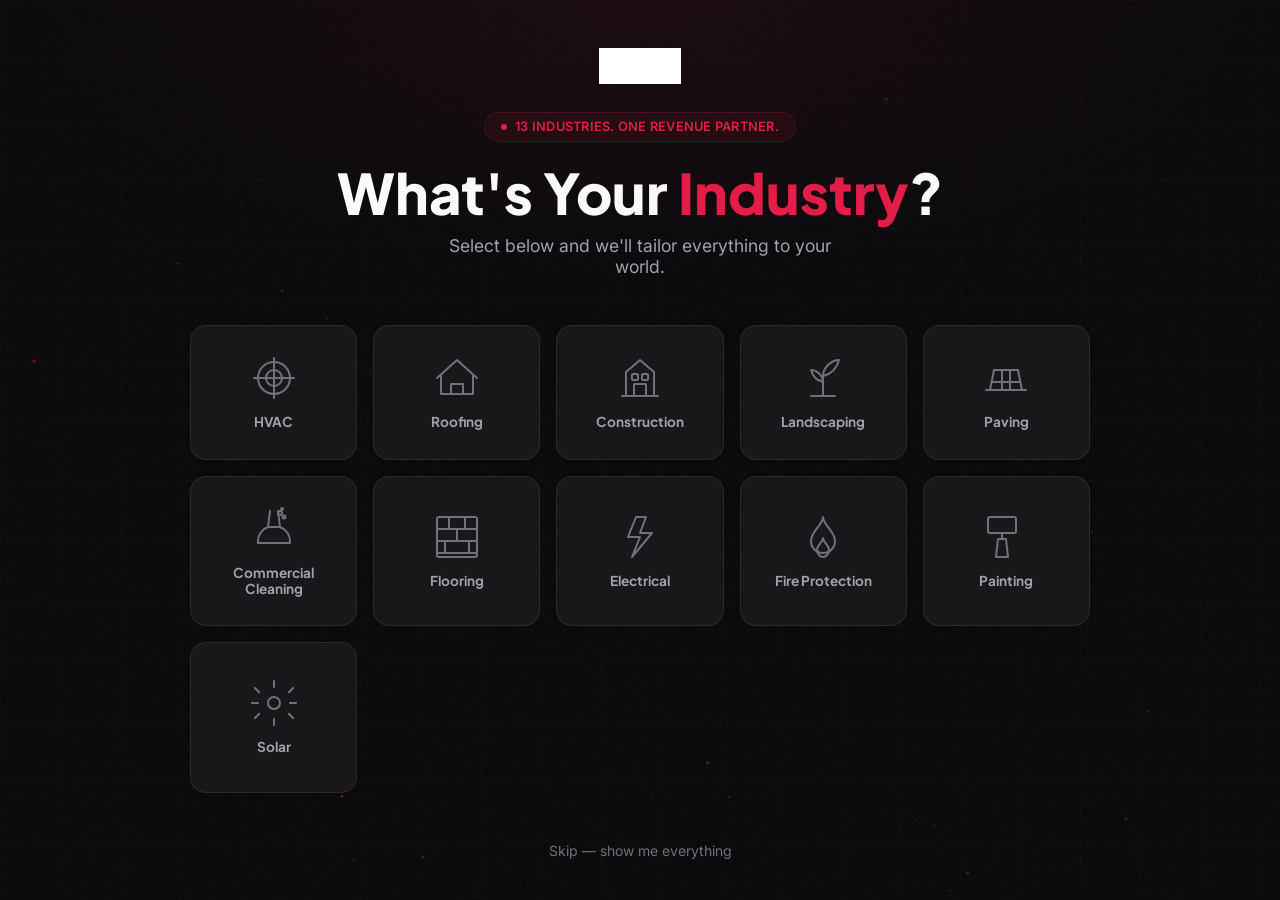
<file: contact.html>
<!DOCTYPE html>
<html lang="en">
<head>
  <meta charset="UTF-8" />
  <meta name="viewport" content="width=device-width, initial-scale=1.0" />
  <title>Contact Abstrakt | Get Started</title>
  <meta name="description" content="Contact Abstrakt to discuss outsourced sales development for your commercial service company. Call 314.338.8865 or fill out our form." />
  <meta name="theme-color" content="#09090b" />

  <link rel="preconnect" href="https://fonts.googleapis.com" />
  <link rel="preconnect" href="https://fonts.gstatic.com" crossorigin />
  <link href="https://fonts.googleapis.com/css2?family=Inter:wght@400;500;600&family=Plus+Jakarta+Sans:wght@600;700;800&display=swap" rel="stylesheet" />
  <link rel="stylesheet" href="./css/style.css" />
  <link rel="icon" href="data:image/svg+xml,<svg xmlns='http://www.w3.org/2000/svg' viewBox='0 0 100 100'><rect width='100' height='100' rx='20' fill='%23e11d48'/><text x='50' y='72' font-size='65' font-weight='800' fill='white' text-anchor='middle' font-family='system-ui'>A</text></svg>" />
</head>
<body>

  <!-- Page Loader -->
  <div class="page-loader" aria-hidden="true">
    <div class="page-loader__spinner"></div>
  </div>

  <!-- Mobile Menu -->
  <div class="mobile-menu" aria-hidden="true">
    <a href="./services.html">Services</a>
    <a href="./industries.html">Industries</a>
    <a href="./results.html">Results</a>
    <a href="./about.html">About</a>
    <a href="./contact.html">Contact</a>
    <a href="./index.html#market-availability" class="btn btn--primary">Check Availability</a>
  </div>

  <!-- Header -->
  <header class="header">
    <div class="header__inner">
      <a href="./index.html" class="header__logo">
        <img src="./assets/logo.png" alt="Abstrakt" class="header__logo-img" />
      </a>

      <nav class="header__nav">
        <a href="./services.html">Services</a>
        <a href="./industries.html">Industries</a>
        <a href="./results.html">Results</a>
        <a href="./about.html">About</a>
        <a href="./contact.html" class="is-active">Contact</a>
      </nav>

      <div class="header__right">
        <a href="./index.html#market-availability" class="btn btn--primary btn--sm desktop-only">Check Availability</a>
        <button class="header__mobile-toggle" aria-label="Menu">
          <span></span>
          <span></span>
          <span></span>
        </button>
      </div>
    </div>
  </header>

  <!-- Page Hero -->
  <section class="page-hero">
    <div class="page-hero__bg"></div>
    <div class="container">
      <div class="breadcrumb reveal">
        <a href="./index.html">Home</a>
        <span>/</span>
        <span>Contact</span>
      </div>
      <span class="section-label reveal">Get In Touch</span>
      <h1 class="reveal reveal-delay-1">Let's Talk <span class="text-red">Revenue</span></h1>
      <p class="reveal reveal-delay-2">Ready to own your revenue cycle? Fill out the form below or reach out directly. We'll connect you with a Pipeline Strategist.</p>
    </div>
  </section>

  <!-- Contact Grid -->
  <section class="content-section">
    <div class="container">
      <div class="contact-grid reveal">
        <!-- Contact Form -->
        <form class="contact-form" id="contact-form" onsubmit="return handleContactSubmit(event)">
          <div class="contact-form__group">
            <label for="contact-name">Full Name *</label>
            <input type="text" id="contact-name" name="name" placeholder="John Smith" required />
          </div>

          <div class="contact-form__group">
            <label for="contact-email">Business Email *</label>
            <input type="email" id="contact-email" name="email" placeholder="john@yourcompany.com" required />
            <span style="font-size:var(--fs-xs); color:var(--color-text-dim); margin-top:var(--space-1);">Business email addresses only &mdash; no Gmail, Yahoo, etc.</span>
          </div>

          <div class="contact-form__group">
            <label for="contact-phone">Phone Number</label>
            <input type="tel" id="contact-phone" name="phone" placeholder="(555) 123-4567" />
          </div>

          <div class="contact-form__group">
            <label for="contact-company">Company Name *</label>
            <input type="text" id="contact-company" name="company" placeholder="Your Company" required />
          </div>

          <div class="contact-form__group">
            <label for="contact-industry">Industry *</label>
            <select id="contact-industry" name="industry" required>
              <option value="" disabled selected>Select your industry</option>
              <option value="HVAC">HVAC</option>
              <option value="Roofing">Roofing</option>
              <option value="Construction">Construction</option>
              <option value="Landscaping">Landscaping</option>
              <option value="Paving">Paving</option>
              <option value="Commercial Cleaning">Commercial Cleaning</option>
              <option value="Flooring">Flooring</option>
              <option value="Electrical">Electrical</option>
              <option value="Fire Protection">Fire Protection</option>
              <option value="Painting">Painting</option>
              <option value="Solar">Solar</option>
              <option value="General Contracting">General Contracting</option>
              <option value="Plumbing">Plumbing</option>
            </select>
          </div>

          <div class="contact-form__group">
            <label for="contact-message">Message</label>
            <textarea id="contact-message" name="message" placeholder="Tell us about your sales goals and what you're looking for..."></textarea>
          </div>

          <button type="submit" class="btn btn--primary btn--lg" style="width:100%;">Send Message</button>
        </form>

        <!-- Contact Info -->
        <div class="contact-info">
          <div class="contact-info__item">
            <div class="contact-info__icon">
              <svg width="20" height="20" viewBox="0 0 24 24" fill="none" stroke="currentColor" stroke-width="2" stroke-linecap="round" stroke-linejoin="round"><path d="M22 16.92v3a2 2 0 0 1-2.18 2 19.79 19.79 0 0 1-8.63-3.07 19.5 19.5 0 0 1-6-6A19.79 19.79 0 0 1 2.12 4.18 2 2 0 0 1 4.11 2h3a2 2 0 0 1 2 1.72c.127.96.361 1.903.7 2.81a2 2 0 0 1-.45 2.11L8.09 9.91a16 16 0 0 0 6 6l1.27-1.27a2 2 0 0 1 2.11-.45c.907.339 1.85.573 2.81.7A2 2 0 0 1 22 16.92z"/></svg>
            </div>
            <div>
              <h4>Phone</h4>
              <p>314.338.8865</p>
            </div>
          </div>

          <div class="contact-info__item">
            <div class="contact-info__icon">
              <svg width="20" height="20" viewBox="0 0 24 24" fill="none" stroke="currentColor" stroke-width="2" stroke-linecap="round" stroke-linejoin="round"><rect width="20" height="16" x="2" y="4" rx="2"/><path d="m22 7-8.97 5.7a1.94 1.94 0 0 1-2.06 0L2 7"/></svg>
            </div>
            <div>
              <h4>Email</h4>
              <p>info@abstraktmg.com</p>
            </div>
          </div>

          <div class="contact-info__item">
            <div class="contact-info__icon">
              <svg width="20" height="20" viewBox="0 0 24 24" fill="none" stroke="currentColor" stroke-width="2" stroke-linecap="round" stroke-linejoin="round"><path d="M12 22c4-4 8-7.5 8-12a8 8 0 1 0-16 0c0 4.5 4 8 8 12z"/><circle cx="12" cy="10" r="3"/></svg>
            </div>
            <div>
              <h4>Headquarters</h4>
              <p>St. Louis, MO</p>
            </div>
          </div>

          <div class="contact-info__item">
            <div class="contact-info__icon">
              <svg width="20" height="20" viewBox="0 0 24 24" fill="none" stroke="currentColor" stroke-width="2" stroke-linecap="round" stroke-linejoin="round"><circle cx="12" cy="12" r="10"/><path d="M2 12h20"/><path d="M12 2a15.3 15.3 0 0 1 4 10 15.3 15.3 0 0 1-4 10 15.3 15.3 0 0 1-4-10 15.3 15.3 0 0 1 4-10z"/></svg>
            </div>
            <div>
              <h4>Coverage</h4>
              <p>All 50 States + Canada + UK</p>
            </div>
          </div>
        </div>
      </div>
    </div>
  </section>

  <!-- Schedule a Call CTA -->
  <section class="cta-section">
    <div class="container reveal">
      <h2>Prefer to Talk <span class="text-red">Live?</span></h2>
      <p>Schedule a call with a Pipeline Strategist and find out how Abstrakt can own your revenue cycle.</p>
      <a href="tel:3143388865" class="btn btn--primary btn--lg">Schedule a Call &mdash; 314.338.8865</a>
    </div>
  </section>

  <!-- Footer -->
  <footer class="footer">
    <div class="container">
      <div class="footer__grid">
        <div class="footer__brand">
          <div class="footer__logo">
            <img src="./assets/logo.png" alt="Abstrakt" class="footer__logo-img" />
          </div>
          <p>The outsourced sales partner that owns the entire revenue cycle for commercial service companies. From leads to closed deals across 13 industries.</p>
        </div>

        <div>
          <div class="footer__heading">Industries</div>
          <div class="footer__links">
            <a href="./industries.html">HVAC</a>
            <a href="./industries.html">Roofing</a>
            <a href="./industries.html">Construction</a>
            <a href="./industries.html">Landscaping</a>
            <a href="./industries.html">Paving</a>
            <a href="./industries.html">Electrical</a>
            <a href="./industries.html">Solar</a>
          </div>
        </div>

        <div>
          <div class="footer__heading">More Industries</div>
          <div class="footer__links">
            <a href="./industries.html">Cleaning</a>
            <a href="./industries.html">Flooring</a>
            <a href="./industries.html">Fire Protection</a>
            <a href="./industries.html">Painting</a>
            <a href="./industries.html">General Contracting</a>
            <a href="./industries.html">Plumbing</a>
          </div>
        </div>

        <div>
          <div class="footer__heading">Company</div>
          <div class="footer__links">
            <a href="./services.html">Services</a>
            <a href="./about.html">About</a>
            <a href="./results.html">Results</a>
            <a href="./contact.html">Contact</a>
            <a href="./index.html#market-availability">Check Availability</a>
          </div>
        </div>
      </div>

      <div class="footer__bottom">
        <p>&copy; 2026 Abstrakt. All rights reserved.</p>
        <div class="footer__social">
          <a href="https://www.linkedin.com/company/abstraktmg/" target="_blank" rel="noopener" aria-label="LinkedIn">
            <svg width="16" height="16" viewBox="0 0 24 24" fill="currentColor"><path d="M20.447 20.452h-3.554v-5.569c0-1.328-.027-3.037-1.852-3.037-1.853 0-2.136 1.445-2.136 2.939v5.667H9.351V9h3.414v1.561h.046c.477-.9 1.637-1.85 3.37-1.85 3.601 0 4.267 2.37 4.267 5.455v6.286zM5.337 7.433a2.062 2.062 0 0 1-2.063-2.065 2.064 2.064 0 1 1 2.063 2.065zm1.782 13.019H3.555V9h3.564v11.452zM22.225 0H1.771C.792 0 0 .774 0 1.729v20.542C0 23.227.792 24 1.771 24h20.451C23.2 24 24 23.227 24 22.271V1.729C24 .774 23.2 0 22.222 0h.003z"/></svg>
          </a>
          <a href="https://www.facebook.com/AbstraktMG/" target="_blank" rel="noopener" aria-label="Facebook">
            <svg width="16" height="16" viewBox="0 0 24 24" fill="currentColor"><path d="M24 12.073c0-6.627-5.373-12-12-12s-12 5.373-12 12c0 5.99 4.388 10.954 10.125 11.854v-8.385H7.078v-3.47h3.047V9.43c0-3.007 1.792-4.669 4.533-4.669 1.312 0 2.686.235 2.686.235v2.953H15.83c-1.491 0-1.956.925-1.956 1.874v2.25h3.328l-.532 3.47h-2.796v8.385C19.612 23.027 24 18.062 24 12.073z"/></svg>
          </a>
          <a href="https://x.com/AbstraktMG" target="_blank" rel="noopener" aria-label="X">
            <svg width="16" height="16" viewBox="0 0 24 24" fill="currentColor"><path d="M18.244 2.25h3.308l-7.227 8.26 8.502 11.24H16.17l-5.214-6.817L4.99 21.75H1.68l7.73-8.835L1.254 2.25H8.08l4.713 6.231zm-1.161 17.52h1.833L7.084 4.126H5.117z"/></svg>
          </a>
        </div>
      </div>
    </div>
  </footer>

  <script src="./js/industry-context.js"></script>
  <script src="./js/main.js"></script>
  <script src="./js/transcript.js"></script>
  <script>
    function handleContactSubmit(e) {
      e.preventDefault();
      const form = document.getElementById('contact-form');
      const emailInput = document.getElementById('contact-email');
      const email = emailInput.value.trim();

      // Reset styles
      emailInput.style.borderColor = '';
      emailInput.style.boxShadow = '';

      // Check required fields
      const required = form.querySelectorAll('[required]');
      let valid = true;
      required.forEach(field => {
        if (!field.value.trim()) {
          field.style.borderColor = '#ef4444';
          field.style.boxShadow = '0 0 0 3px rgba(239,68,68,0.15)';
          valid = false;
        } else {
          field.style.borderColor = '';
          field.style.boxShadow = '';
        }
      });

      // Validate business email
      if (email) {
        const emailRegex = /^[^\s@]+@[^\s@]+\.[^\s@]+$/;
        if (!emailRegex.test(email)) {
          emailInput.style.borderColor = '#ef4444';
          emailInput.style.boxShadow = '0 0 0 3px rgba(239,68,68,0.15)';
          alert('Please enter a valid email address.');
          valid = false;
        } else if (typeof isBusinessEmail === 'function' && !isBusinessEmail(email)) {
          emailInput.style.borderColor = '#ef4444';
          emailInput.style.boxShadow = '0 0 0 3px rgba(239,68,68,0.15)';
          alert('Please use a business email address. Personal emails (Gmail, Yahoo, etc.) are not accepted.');
          valid = false;
        }
      }

      if (!valid) return false;

      // Success state
      const btn = form.querySelector('button[type="submit"]');
      btn.textContent = 'Message Sent!';
      btn.style.background = '#22c55e';
      btn.disabled = true;

      setTimeout(() => {
        btn.textContent = 'Send Message';
        btn.style.background = '';
        btn.disabled = false;
        form.reset();
      }, 3000);

      return false;
    }
  </script>
</body>
</html>
</file>
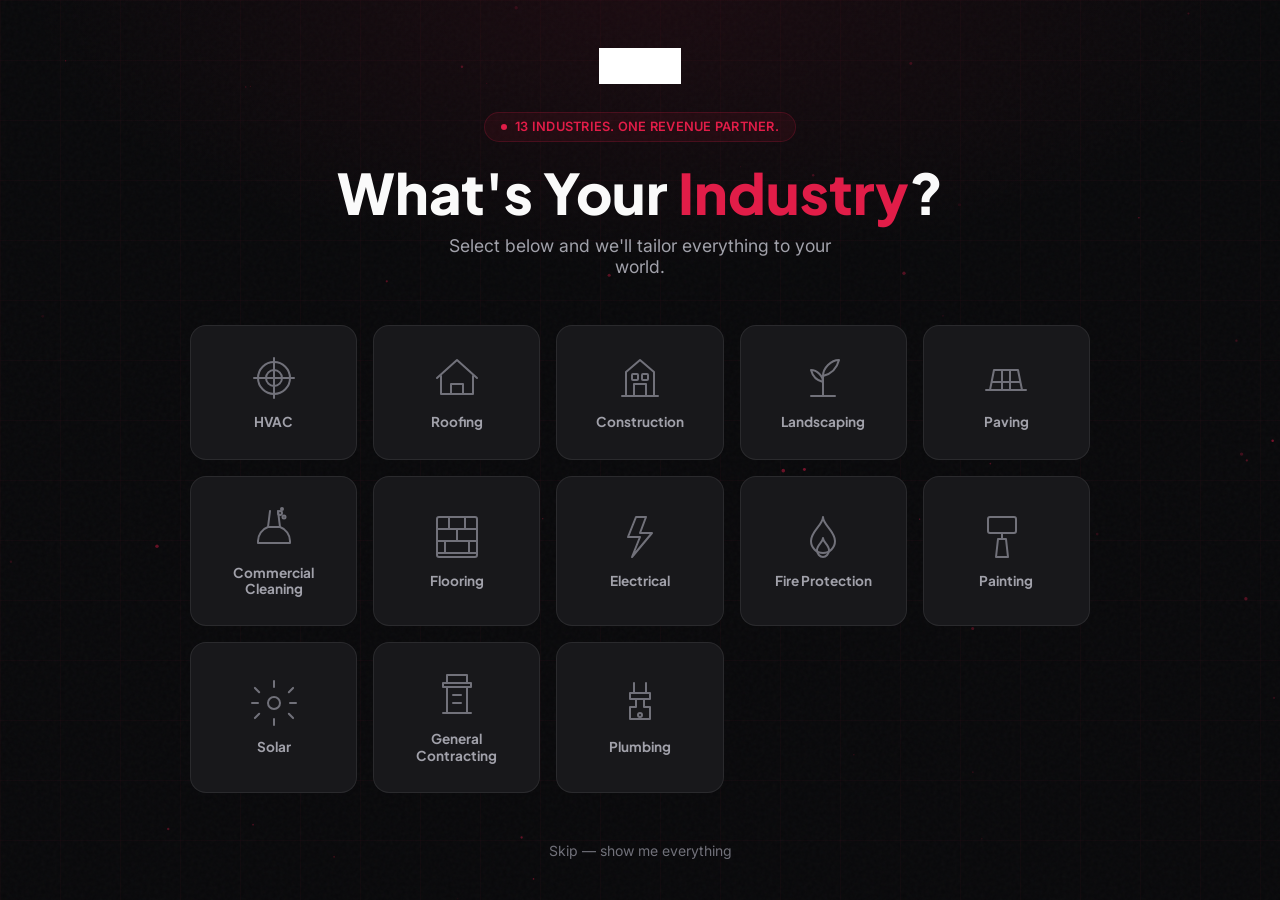
<file: faq.html>
<!DOCTYPE html>
<html lang="en">
<head>
  <meta charset="UTF-8" />
  <meta name="viewport" content="width=device-width, initial-scale=1.0" />
  <title>Frequently Asked Questions | Abstrakt</title>
  <meta name="description" content="Get answers to common questions about Abstrakt's outsourced sales development services, pricing, contracts, and how our BDR-as-a-Service works." />
  <meta name="theme-color" content="#09090b" />

  <link rel="preconnect" href="https://fonts.googleapis.com" />
  <link rel="preconnect" href="https://fonts.gstatic.com" crossorigin />
  <link href="https://fonts.googleapis.com/css2?family=Inter:wght@400;500;600&family=Plus+Jakarta+Sans:wght@600;700;800&display=swap" rel="stylesheet" />
  <link rel="stylesheet" href="./css/style.css" />
  <link rel="icon" href="data:image/svg+xml,<svg xmlns='http://www.w3.org/2000/svg' viewBox='0 0 100 100'><rect width='100' height='100' rx='20' fill='%23e11d48'/><text x='50' y='72' font-size='65' font-weight='800' fill='white' text-anchor='middle' font-family='system-ui'>A</text></svg>" />
</head>
<body>

  <!-- Page Loader -->
  <div class="page-loader" aria-hidden="true">
    <div class="page-loader__spinner"></div>
  </div>

  <!-- Mobile Menu -->
  <div class="mobile-menu" aria-hidden="true">
    <a href="./services.html">Services</a>
    <a href="./industries.html">Industries</a>
    <a href="./results.html">Results</a>
    <a href="./about.html">About</a>
    <a href="./contact.html">Contact</a>
    <a href="./index.html#market-availability" class="btn btn--primary">Check Availability</a>
  </div>

  <!-- Header -->
  <header class="header">
    <div class="header__inner">
      <a href="./index.html" class="header__logo">
        <img src="./assets/logo.png" alt="Abstrakt" class="header__logo-img" />
      </a>

      <nav class="header__nav">
        <a href="./services.html">Services</a>
        <a href="./industries.html">Industries</a>
        <a href="./results.html">Results</a>
        <a href="./about.html">About</a>
        <a href="./contact.html">Contact</a>
      </nav>

      <div class="header__right">
        <a href="./index.html#market-availability" class="btn btn--primary btn--sm desktop-only">Check Availability</a>
        <button class="header__mobile-toggle" aria-label="Menu">
          <span></span>
          <span></span>
          <span></span>
        </button>
      </div>
    </div>
  </header>

  <!-- Page Hero -->
  <section class="page-hero">
    <div class="page-hero__bg"></div>
    <div class="container">
      <div class="breadcrumb reveal">
        <a href="./index.html">Home</a>
        <span>/</span>
        <span>FAQ</span>
      </div>
      <span class="section-label reveal">FAQ</span>
      <h1 class="reveal reveal-delay-1">Everything You Need <span class="text-red">to Know</span></h1>
      <p class="reveal reveal-delay-2">Answers to the most common questions about partnering with Abstrakt for outsourced sales development.</p>
    </div>
  </section>

  <!-- FAQ Accordion -->
  <section class="content-section">
    <div class="container">
      <div class="faq-list reveal">

        <div class="faq-item">
          <button class="faq-item__question">
            What does Abstrakt do?
            <svg width="20" height="20" viewBox="0 0 24 24" fill="none" stroke="currentColor" stroke-width="2" stroke-linecap="round" stroke-linejoin="round"><polyline points="6 9 12 15 18 9"/></svg>
          </button>
          <div class="faq-item__answer">
            <p>Abstrakt is an outsourced sales development partner that owns the entire revenue cycle for commercial service companies. We handle everything from identifying your ideal prospects and executing multi-channel outreach to booking qualified appointments and helping close deals. Think of us as your complete, dedicated outbound sales team&mdash;without the overhead of building one internally.</p>
          </div>
        </div>

        <div class="faq-item">
          <button class="faq-item__question">
            How is Abstrakt different from a lead gen company?
            <svg width="20" height="20" viewBox="0 0 24 24" fill="none" stroke="currentColor" stroke-width="2" stroke-linecap="round" stroke-linejoin="round"><polyline points="6 9 12 15 18 9"/></svg>
          </button>
          <div class="faq-item__answer">
            <p>Lead gen companies hand you a list of names and wish you luck. Abstrakt is fundamentally different&mdash;we own the entire revenue cycle from first touch to closed deal. We don't just generate leads; we prospect, nurture, qualify, book appointments, and support your team through to closed-won revenue. We're not a vendor; we're your outsourced sales department.</p>
          </div>
        </div>

        <div class="faq-item">
          <button class="faq-item__question">
            What industries do you serve?
            <svg width="20" height="20" viewBox="0 0 24 24" fill="none" stroke="currentColor" stroke-width="2" stroke-linecap="round" stroke-linejoin="round"><polyline points="6 9 12 15 18 9"/></svg>
          </button>
          <div class="faq-item__answer">
            <p>We specialize in 13 commercial service industries: HVAC, Roofing, Construction, Landscaping, Paving, Commercial Cleaning, Flooring, Electrical, Fire Protection, Painting, Solar, General Contracting, and Plumbing. Our deep specialization means dedicated teams with refined talk tracks, buyer intelligence, and proven sales strategies built specifically for each industry.</p>
          </div>
        </div>

        <div class="faq-item">
          <button class="faq-item__question">
            How does the BDR-as-a-Service work?
            <svg width="20" height="20" viewBox="0 0 24 24" fill="none" stroke="currentColor" stroke-width="2" stroke-linecap="round" stroke-linejoin="round"><polyline points="6 9 12 15 18 9"/></svg>
          </button>
          <div class="faq-item__answer">
            <p>Our BDR-as-a-Service model gives you a dedicated Business Development Representative team that works exclusively on your account. They build your target market using our 125M+ contact database, execute multi-channel outreach (cold calls, email sequences, LinkedIn, direct mail), qualify prospects on budget, timeline, and authority, and deliver verified decision-maker meetings directly to your calendar. It's a fully managed outbound sales engine.</p>
          </div>
        </div>

        <div class="faq-item">
          <button class="faq-item__question">
            What's included in a partnership?
            <svg width="20" height="20" viewBox="0 0 24 24" fill="none" stroke="currentColor" stroke-width="2" stroke-linecap="round" stroke-linejoin="round"><polyline points="6 9 12 15 18 9"/></svg>
          </button>
          <div class="faq-item__answer">
            <p>A typical Abstrakt partnership includes: dedicated BDR team, target market build and ICP development, multi-channel outreach execution, lead nurturing and follow-up, qualified appointment setting, CRM integration and reporting, creative services (sales collateral, email templates), exclusive territory protection, and ongoing strategy optimization. Everything you need to fill your pipeline without building an internal team.</p>
          </div>
        </div>

        <div class="faq-item">
          <button class="faq-item__question">
            How much does it cost?
            <svg width="20" height="20" viewBox="0 0 24 24" fill="none" stroke="currentColor" stroke-width="2" stroke-linecap="round" stroke-linejoin="round"><polyline points="6 9 12 15 18 9"/></svg>
          </button>
          <div class="faq-item__answer">
            <p>Outbound BDR programs typically range from ~$5,000 to $10,000 per month depending on scope, territory size, and services included. This is significantly less than the fully loaded cost of hiring even one internal SDR (salary, benefits, tools, training, management). We'll build a custom proposal based on your industry, geography, and growth goals. Contact us for a detailed quote.</p>
          </div>
        </div>

        <div class="faq-item">
          <button class="faq-item__question">
            What's the contract length?
            <svg width="20" height="20" viewBox="0 0 24 24" fill="none" stroke="currentColor" stroke-width="2" stroke-linecap="round" stroke-linejoin="round"><polyline points="6 9 12 15 18 9"/></svg>
          </button>
          <div class="faq-item__answer">
            <p>Our standard partnership agreements are structured to give both sides enough time to build momentum and see real results. Outbound sales is a process that compounds over time&mdash;the longer we work your market, the stronger the results. Your Pipeline Strategist will walk you through specific terms during your consultation.</p>
          </div>
        </div>

        <div class="faq-item">
          <button class="faq-item__question">
            How are appointments qualified?
            <svg width="20" height="20" viewBox="0 0 24 24" fill="none" stroke="currentColor" stroke-width="2" stroke-linecap="round" stroke-linejoin="round"><polyline points="6 9 12 15 18 9"/></svg>
          </button>
          <div class="faq-item__answer">
            <p>Every appointment we deliver is validated against three criteria: Budget (the prospect has budget or budget authority for your services), Timeline (there's a defined project timeline or active need), and Authority (we're connecting you with the actual decision-maker&mdash;Directors, VPs of Facilities, Property Managers, or business owners). No tire-kickers, no gatekeepers&mdash;just real opportunities.</p>
          </div>
        </div>

        <div class="faq-item">
          <button class="faq-item__question">
            Do you guarantee results?
            <svg width="20" height="20" viewBox="0 0 24 24" fill="none" stroke="currentColor" stroke-width="2" stroke-linecap="round" stroke-linejoin="round"><polyline points="6 9 12 15 18 9"/></svg>
          </button>
          <div class="faq-item__answer">
            <p>Yes. We guarantee appointments, pipeline activity, and pursuit of closed revenue. We don't hand you a lead and disappear&mdash;we stay in the deal and see it through to closed-won. Our track record of $8B+ in pipeline generated across 1,500+ clients backs up our commitment to delivering measurable outcomes, not empty promises.</p>
          </div>
        </div>

        <div class="faq-item">
          <button class="faq-item__question">
            What technology do you use?
            <svg width="20" height="20" viewBox="0 0 24 24" fill="none" stroke="currentColor" stroke-width="2" stroke-linecap="round" stroke-linejoin="round"><polyline points="6 9 12 15 18 9"/></svg>
          </button>
          <div class="faq-item__answer">
            <p>We leverage a proprietary tech stack that includes a 125M+ contact database, multi-channel outreach automation, CRM integration (we work with Salesforce, HubSpot, and other major platforms), call recording and coaching tools, email deliverability optimization, and real-time reporting dashboards. Our technology is purpose-built for commercial services outbound sales.</p>
          </div>
        </div>

        <div class="faq-item">
          <button class="faq-item__question">
            Can I keep my exclusive territory?
            <svg width="20" height="20" viewBox="0 0 24 24" fill="none" stroke="currentColor" stroke-width="2" stroke-linecap="round" stroke-linejoin="round"><polyline points="6 9 12 15 18 9"/></svg>
          </button>
          <div class="faq-item__answer">
            <p>Absolutely. Exclusive territory protection is one of our core differentiators. We operate on a one-company-per-industry-per-geography model. That means your direct competitors in your market don't get access to our services. Once you claim your territory, it's yours&mdash;that's a structural advantage we protect fiercely.</p>
          </div>
        </div>

        <div class="faq-item">
          <button class="faq-item__question">
            How quickly can we get started?
            <svg width="20" height="20" viewBox="0 0 24 24" fill="none" stroke="currentColor" stroke-width="2" stroke-linecap="round" stroke-linejoin="round"><polyline points="6 9 12 15 18 9"/></svg>
          </button>
          <div class="faq-item__answer">
            <p>Most partnerships are live and making outbound touches within 2&ndash;4 weeks of signing. During onboarding, we build your target market, develop your ICP, create custom talk tracks and messaging, set up CRM integrations, and train your dedicated BDR team on your services, differentiators, and competitive landscape. Speed to market is a priority.</p>
          </div>
        </div>

      </div>
    </div>
  </section>

  <!-- CTA -->
  <section class="cta-section">
    <div class="container reveal">
      <h2>Still Have <span class="text-red">Questions?</span></h2>
      <p>Talk to a Pipeline Strategist who can answer any question and show you exactly what Abstrakt can do for your business.</p>
      <a href="./contact.html" class="btn btn--primary btn--lg">Contact Us</a>
    </div>
  </section>

  <!-- Footer -->
  <footer class="footer">
    <div class="container">
      <div class="footer__grid">
        <div class="footer__brand">
          <div class="footer__logo">
            <img src="./assets/logo.png" alt="Abstrakt" class="footer__logo-img" />
          </div>
          <p>The outsourced sales partner that owns the entire revenue cycle for commercial service companies. From leads to closed deals across 13 industries.</p>
        </div>

        <div>
          <div class="footer__heading">Industries</div>
          <div class="footer__links">
            <a href="./industries.html">HVAC</a>
            <a href="./industries.html">Roofing</a>
            <a href="./industries.html">Construction</a>
            <a href="./industries.html">Landscaping</a>
            <a href="./industries.html">Paving</a>
            <a href="./industries.html">Electrical</a>
            <a href="./industries.html">Solar</a>
          </div>
        </div>

        <div>
          <div class="footer__heading">More Industries</div>
          <div class="footer__links">
            <a href="./industries.html">Cleaning</a>
            <a href="./industries.html">Flooring</a>
            <a href="./industries.html">Fire Protection</a>
            <a href="./industries.html">Painting</a>
            <a href="./industries.html">General Contracting</a>
            <a href="./industries.html">Plumbing</a>
          </div>
        </div>

        <div>
          <div class="footer__heading">Company</div>
          <div class="footer__links">
            <a href="./services.html">Services</a>
            <a href="./about.html">About</a>
            <a href="./results.html">Results</a>
            <a href="./contact.html">Contact</a>
            <a href="./index.html#market-availability">Check Availability</a>
          </div>
        </div>
      </div>

      <div class="footer__bottom">
        <p>&copy; 2026 Abstrakt. All rights reserved.</p>
        <div class="footer__social">
          <a href="https://www.linkedin.com/company/abstraktmg/" target="_blank" rel="noopener" aria-label="LinkedIn">
            <svg width="16" height="16" viewBox="0 0 24 24" fill="currentColor"><path d="M20.447 20.452h-3.554v-5.569c0-1.328-.027-3.037-1.852-3.037-1.853 0-2.136 1.445-2.136 2.939v5.667H9.351V9h3.414v1.561h.046c.477-.9 1.637-1.85 3.37-1.85 3.601 0 4.267 2.37 4.267 5.455v6.286zM5.337 7.433a2.062 2.062 0 0 1-2.063-2.065 2.064 2.064 0 1 1 2.063 2.065zm1.782 13.019H3.555V9h3.564v11.452zM22.225 0H1.771C.792 0 0 .774 0 1.729v20.542C0 23.227.792 24 1.771 24h20.451C23.2 24 24 23.227 24 22.271V1.729C24 .774 23.2 0 22.222 0h.003z"/></svg>
          </a>
          <a href="https://www.facebook.com/AbstraktMG/" target="_blank" rel="noopener" aria-label="Facebook">
            <svg width="16" height="16" viewBox="0 0 24 24" fill="currentColor"><path d="M24 12.073c0-6.627-5.373-12-12-12s-12 5.373-12 12c0 5.99 4.388 10.954 10.125 11.854v-8.385H7.078v-3.47h3.047V9.43c0-3.007 1.792-4.669 4.533-4.669 1.312 0 2.686.235 2.686.235v2.953H15.83c-1.491 0-1.956.925-1.956 1.874v2.25h3.328l-.532 3.47h-2.796v8.385C19.612 23.027 24 18.062 24 12.073z"/></svg>
          </a>
          <a href="https://x.com/AbstraktMG" target="_blank" rel="noopener" aria-label="X">
            <svg width="16" height="16" viewBox="0 0 24 24" fill="currentColor"><path d="M18.244 2.25h3.308l-7.227 8.26 8.502 11.24H16.17l-5.214-6.817L4.99 21.75H1.68l7.73-8.835L1.254 2.25H8.08l4.713 6.231zm-1.161 17.52h1.833L7.084 4.126H5.117z"/></svg>
          </a>
        </div>
      </div>
    </div>
  </footer>

  <script src="./js/industry-context.js"></script>
  <script src="./js/main.js"></script>
  <script src="./js/transcript.js"></script>
  <script>
    // FAQ Accordion Toggle
    document.querySelectorAll('.faq-item__question').forEach(function(btn) {
      btn.addEventListener('click', function() {
        var item = this.closest('.faq-item');
        var isOpen = item.classList.contains('is-open');

        // Close all other items
        document.querySelectorAll('.faq-item.is-open').forEach(function(openItem) {
          if (openItem !== item) {
            openItem.classList.remove('is-open');
          }
        });

        // Toggle current item
        item.classList.toggle('is-open', !isOpen);
      });
    });
  </script>
</body>
</html>
</file>
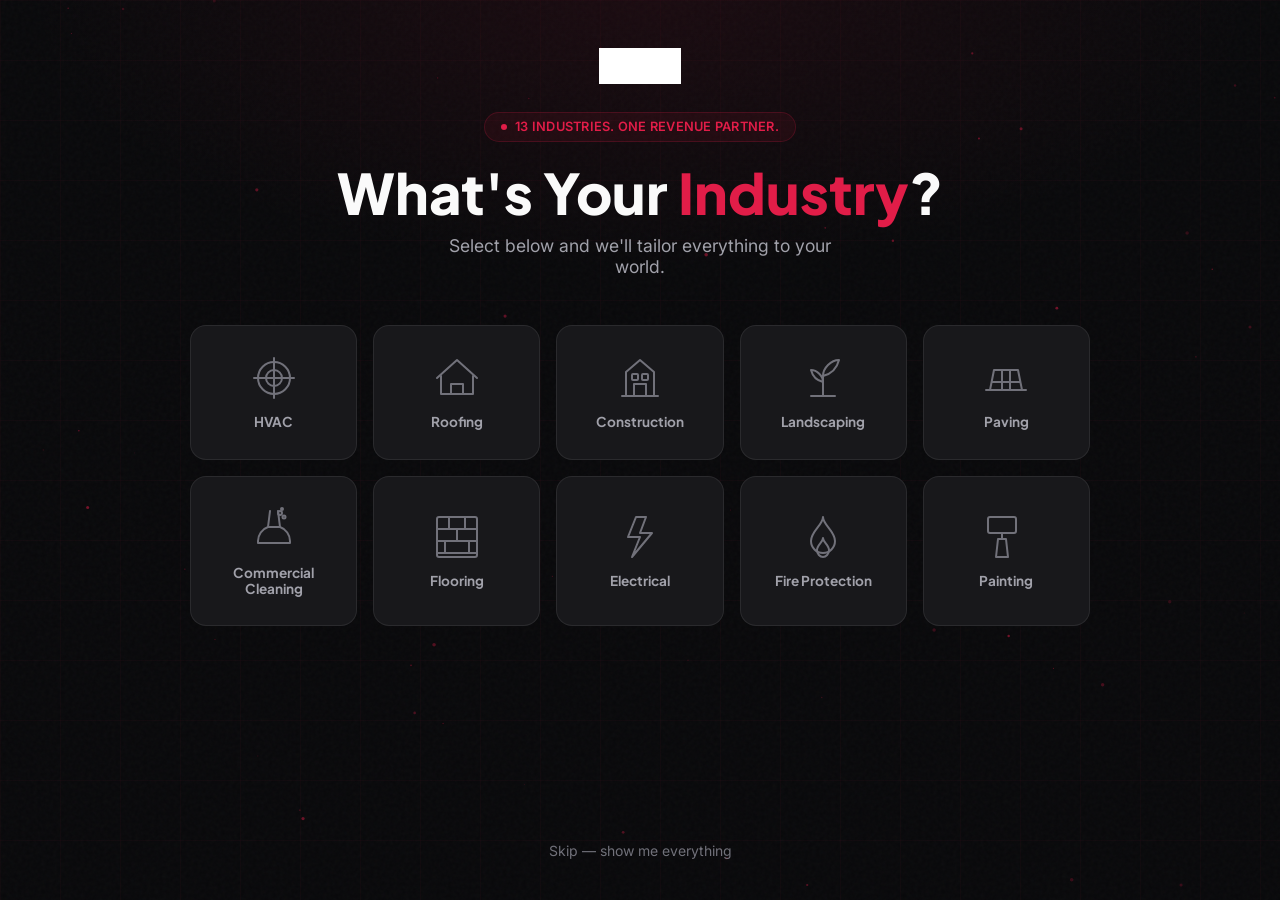
<file: gateway.html>
<!DOCTYPE html>
<html lang="en">
<head>
  <meta charset="UTF-8" />
  <meta name="viewport" content="width=device-width, initial-scale=1.0" />
  <title>Abstrakt | Select Your Industry</title>
  <meta name="description" content="Abstrakt is the outsourced sales development partner for commercial service companies. Select your industry for a customized experience." />
  <meta name="theme-color" content="#09090b" />

  <link rel="preconnect" href="https://fonts.googleapis.com" />
  <link rel="preconnect" href="https://fonts.gstatic.com" crossorigin />
  <link href="https://fonts.googleapis.com/css2?family=Inter:wght@400;500;600&family=Plus+Jakarta+Sans:wght@600;700;800&display=swap" rel="stylesheet" />
  <link rel="stylesheet" href="./css/gateway.css" />
  <link rel="icon" href="data:image/svg+xml,<svg xmlns='http://www.w3.org/2000/svg' viewBox='0 0 100 100'><rect width='100' height='100' rx='20' fill='%23e11d48'/><text x='50' y='72' font-size='65' font-weight='800' fill='white' text-anchor='middle' font-family='system-ui'>A</text></svg>" />
</head>
<body>
  <!-- Animated background -->
  <div class="gw-bg">
    <div class="gw-bg__grid"></div>
    <div class="gw-bg__noise"></div>
    <div class="gw-bg__radial"></div>
    <canvas class="gw-bg__particles" id="particleCanvas"></canvas>
  </div>

  <!-- Gateway content -->
  <main class="gw">
    <div class="gw__header">
      <div class="gw__logo">
        <img src="./assets/logo.png" alt="Abstrakt" />
      </div>
      <div class="gw__tagline">
        <span class="gw__pill"><span class="gw__pulse"></span> 13 Industries. One Revenue Partner.</span>
      </div>
      <h1 class="gw__title">What's Your <span class="gw__red">Industry</span>?</h1>
      <p class="gw__subtitle">Select below and we'll tailor everything to your world.</p>
    </div>

    <div class="gw__grid" id="industryGrid">
      <button class="gw-tile" data-industry="hvac">
        <div class="gw-tile__glow"></div>
        <div class="gw-tile__icon">
          <svg viewBox="0 0 48 48" fill="none" stroke="currentColor" stroke-width="2" stroke-linecap="round" stroke-linejoin="round"><path d="M24 4v40"/><path d="M4 24h40"/><circle cx="24" cy="24" r="8"/><path d="M24 8a16 16 0 0 1 16 16"/><path d="M24 40a16 16 0 0 1-16-16"/><path d="M8 24A16 16 0 0 1 24 8"/><path d="M40 24a16 16 0 0 1-16 16"/></svg>
        </div>
        <span class="gw-tile__label">HVAC</span>
      </button>

      <button class="gw-tile" data-industry="roofing">
        <div class="gw-tile__glow"></div>
        <div class="gw-tile__icon">
          <svg viewBox="0 0 48 48" fill="none" stroke="currentColor" stroke-width="2" stroke-linecap="round" stroke-linejoin="round"><path d="M4 24L24 6l20 18"/><path d="M8 22v18h32V22"/><path d="M18 40V30h12v10"/></svg>
        </div>
        <span class="gw-tile__label">Roofing</span>
      </button>

      <button class="gw-tile" data-industry="construction">
        <div class="gw-tile__glow"></div>
        <div class="gw-tile__icon">
          <svg viewBox="0 0 48 48" fill="none" stroke="currentColor" stroke-width="2" stroke-linecap="round" stroke-linejoin="round"><path d="M6 42h36"/><path d="M10 42V18l14-12 14 12v24"/><path d="M18 42V30h12v12"/><rect x="16" y="20" width="6" height="6" rx="1"/><rect x="26" y="20" width="6" height="6" rx="1"/></svg>
        </div>
        <span class="gw-tile__label">Construction</span>
      </button>

      <button class="gw-tile" data-industry="landscaping">
        <div class="gw-tile__glow"></div>
        <div class="gw-tile__icon">
          <svg viewBox="0 0 48 48" fill="none" stroke="currentColor" stroke-width="2" stroke-linecap="round" stroke-linejoin="round"><path d="M24 42V22"/><path d="M24 22c0-8 8-16 16-16-2 8-8 14-16 16z"/><path d="M24 28c0-6-6-12-12-12 1.5 6 6 10.5 12 12z"/><path d="M12 42h24"/></svg>
        </div>
        <span class="gw-tile__label">Landscaping</span>
      </button>

      <button class="gw-tile" data-industry="paving">
        <div class="gw-tile__glow"></div>
        <div class="gw-tile__icon">
          <svg viewBox="0 0 48 48" fill="none" stroke="currentColor" stroke-width="2" stroke-linecap="round" stroke-linejoin="round"><path d="M4 36h40"/><path d="M8 36l4-20h24l4 20"/><path d="M20 16v20"/><path d="M28 16v20"/><path d="M10 28h28"/></svg>
        </div>
        <span class="gw-tile__label">Paving</span>
      </button>

      <button class="gw-tile" data-industry="commercial-cleaning">
        <div class="gw-tile__glow"></div>
        <div class="gw-tile__icon">
          <svg viewBox="0 0 48 48" fill="none" stroke="currentColor" stroke-width="2" stroke-linecap="round" stroke-linejoin="round"><path d="M20 6l-2 16h12L28 6"/><path d="M18 22c-6 2-10 8-10 14v2h32v-2c0-6-4-12-10-14"/><circle cx="30" cy="8" r="2"/><circle cx="34" cy="12" r="1.5"/><circle cx="32" cy="4" r="1"/></svg>
        </div>
        <span class="gw-tile__label">Commercial Cleaning</span>
      </button>

      <button class="gw-tile" data-industry="flooring">
        <div class="gw-tile__glow"></div>
        <div class="gw-tile__icon">
          <svg viewBox="0 0 48 48" fill="none" stroke="currentColor" stroke-width="2" stroke-linecap="round" stroke-linejoin="round"><rect x="4" y="4" width="40" height="40" rx="2"/><path d="M4 16h40"/><path d="M4 28h40"/><path d="M4 40h40"/><path d="M16 4v12"/><path d="M32 4v12"/><path d="M24 16v12"/><path d="M12 28v12"/><path d="M36 28v12"/></svg>
        </div>
        <span class="gw-tile__label">Flooring</span>
      </button>

      <button class="gw-tile" data-industry="electrical">
        <div class="gw-tile__glow"></div>
        <div class="gw-tile__icon">
          <svg viewBox="0 0 48 48" fill="none" stroke="currentColor" stroke-width="2" stroke-linecap="round" stroke-linejoin="round"><path d="M20 4l-8 20h12L16 44l20-24H24L30 4z"/></svg>
        </div>
        <span class="gw-tile__label">Electrical</span>
      </button>

      <button class="gw-tile" data-industry="fire-protection">
        <div class="gw-tile__glow"></div>
        <div class="gw-tile__icon">
          <svg viewBox="0 0 48 48" fill="none" stroke="currentColor" stroke-width="2" stroke-linecap="round" stroke-linejoin="round"><path d="M24 4c0 8-12 14-12 24a12 12 0 0 0 24 0c0-10-12-16-12-24z"/><path d="M24 44c-3 0-6-3-6-7 0-5 6-8 6-12 0 4 6 7 6 12 0 4-3 7-6 7z"/></svg>
        </div>
        <span class="gw-tile__label">Fire Protection</span>
      </button>

      <button class="gw-tile" data-industry="painting">
        <div class="gw-tile__glow"></div>
        <div class="gw-tile__icon">
          <svg viewBox="0 0 48 48" fill="none" stroke="currentColor" stroke-width="2" stroke-linecap="round" stroke-linejoin="round"><rect x="6" y="4" width="28" height="16" rx="2"/><path d="M20 20v6"/><path d="M16 26h8l2 18h-12l2-18z"/></svg>
        </div>
        <span class="gw-tile__label">Painting</span>
      </button>

      <button class="gw-tile" data-industry="solar">
        <div class="gw-tile__glow"></div>
        <div class="gw-tile__icon">
          <svg viewBox="0 0 48 48" fill="none" stroke="currentColor" stroke-width="2" stroke-linecap="round" stroke-linejoin="round"><circle cx="24" cy="24" r="6"/><path d="M24 2v6"/><path d="M24 40v6"/><path d="M4.93 8.93l4.24 4.24"/><path d="M38.83 34.83l4.24 4.24"/><path d="M2 24h6"/><path d="M40 24h6"/><path d="M4.93 39.07l4.24-4.24"/><path d="M38.83 13.17l4.24-4.24"/></svg>
        </div>
        <span class="gw-tile__label">Solar</span>
      </button>

      <button class="gw-tile" data-industry="general-contracting">
        <div class="gw-tile__glow"></div>
        <div class="gw-tile__icon">
          <svg viewBox="0 0 48 48" fill="none" stroke="currentColor" stroke-width="2" stroke-linecap="round" stroke-linejoin="round"><path d="M14 4h20v8H14z"/><path d="M10 12h28v4H10z"/><path d="M14 16v26"/><path d="M34 16v26"/><path d="M10 42h28"/><path d="M20 24h8"/><path d="M20 32h8"/></svg>
        </div>
        <span class="gw-tile__label">General Contracting</span>
      </button>

      <button class="gw-tile" data-industry="plumbing">
        <div class="gw-tile__glow"></div>
        <div class="gw-tile__icon">
          <svg viewBox="0 0 48 48" fill="none" stroke="currentColor" stroke-width="2" stroke-linecap="round" stroke-linejoin="round"><path d="M18 4v10h12V4"/><path d="M14 14h20v6H14z"/><path d="M20 20v8h-6v12h20V28h-6v-8"/><circle cx="24" cy="36" r="2"/></svg>
        </div>
        <span class="gw-tile__label">Plumbing</span>
      </button>
    </div>

    <div class="gw__skip">
      <button class="gw__skip-btn" id="skipBtn">Skip &mdash; show me everything</button>
    </div>
  </main>

  <!-- Explosion overlay -->
  <div class="gw-explosion" id="explosion">
    <div class="gw-explosion__flash"></div>
    <div class="gw-explosion__label"></div>
  </div>

  <script src="./js/gateway.js"></script>
</body>
</html>
</file>
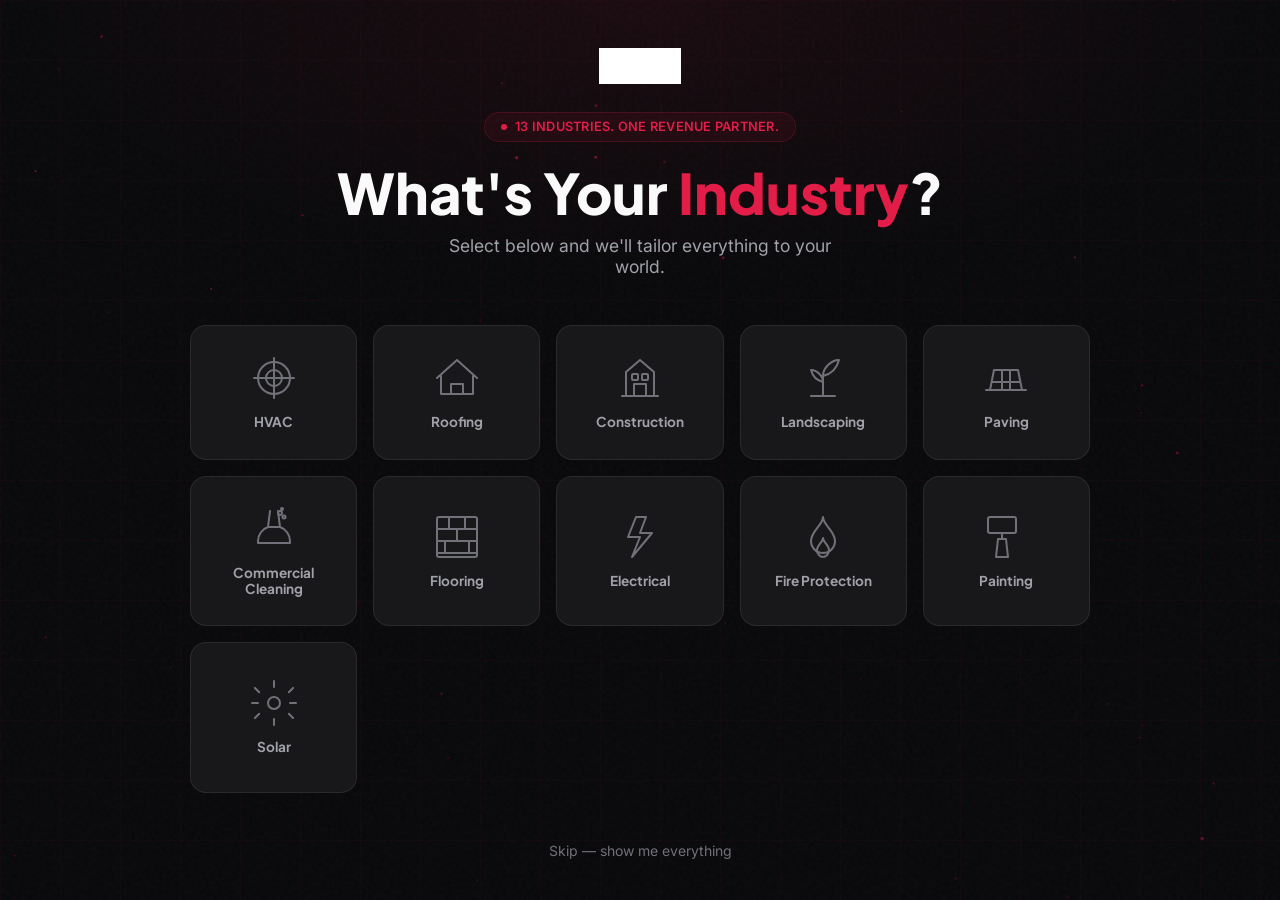
<file: industries.html>
<!DOCTYPE html>
<html lang="en">
<head>
  <meta charset="UTF-8" />
  <meta name="viewport" content="width=device-width, initial-scale=1.0" />
  <title>Industries We Serve | Abstrakt</title>
  <meta name="description" content="Abstrakt serves 13 commercial service industries with full revenue cycle ownership. HVAC, Roofing, Construction, and more." />
  <meta name="theme-color" content="#09090b" />

  <link rel="preconnect" href="https://fonts.googleapis.com" />
  <link rel="preconnect" href="https://fonts.gstatic.com" crossorigin />
  <link href="https://fonts.googleapis.com/css2?family=Inter:wght@400;500;600&family=Plus+Jakarta+Sans:wght@600;700;800&display=swap" rel="stylesheet" />
  <link rel="stylesheet" href="./css/style.css" />
  <link rel="icon" href="data:image/svg+xml,<svg xmlns='http://www.w3.org/2000/svg' viewBox='0 0 100 100'><rect width='100' height='100' rx='20' fill='%23e11d48'/><text x='50' y='72' font-size='65' font-weight='800' fill='white' text-anchor='middle' font-family='system-ui'>A</text></svg>" />
</head>
<body>

  <!-- Page Loader -->
  <div class="page-loader" aria-hidden="true">
    <div class="page-loader__spinner"></div>
  </div>

  <!-- Mobile Menu -->
  <div class="mobile-menu" aria-hidden="true">
    <a href="./services.html">Services</a>
    <a href="./industries.html">Industries</a>
    <a href="./results.html">Results</a>
    <a href="./about.html">About</a>
    <a href="./contact.html">Contact</a>
    <a href="./index.html#market-availability" class="btn btn--primary">Check Availability</a>
  </div>

  <!-- Header -->
  <header class="header">
    <div class="header__inner">
      <a href="./index.html" class="header__logo">
        <img src="./assets/logo.png" alt="Abstrakt" class="header__logo-img" />
      </a>

      <nav class="header__nav">
        <a href="./services.html">Services</a>
        <a href="./industries.html" class="is-active">Industries</a>
        <a href="./results.html">Results</a>
        <a href="./about.html">About</a>
        <a href="./contact.html">Contact</a>
      </nav>

      <div class="header__right">
        <a href="./index.html#market-availability" class="btn btn--primary btn--sm desktop-only">Check Availability</a>
        <button class="header__mobile-toggle" aria-label="Menu">
          <span></span>
          <span></span>
          <span></span>
        </button>
      </div>
    </div>
  </header>

  <!-- Page Hero -->
  <section class="page-hero">
    <div class="page-hero__bg"></div>
    <div class="container">
      <div class="breadcrumb reveal">
        <a href="./index.html">Home</a>
        <span>/</span>
        <span>Industries</span>
      </div>
      <span class="section-label reveal">Industry Specialization</span>
      <h1 class="reveal reveal-delay-1">13 Industries. Full <span class="text-red">Revenue Ownership.</span></h1>
      <p class="reveal reveal-delay-2">We don't dabble. We dominate. Each industry gets a dedicated team that knows your buyers, speaks their language, and closes their deals.</p>
    </div>
  </section>

  <!-- Industry Details -->
  <section class="content-section">
    <div class="container">

      <!-- 1. HVAC -->
      <div class="industry-detail reveal">
        <div>
          <div class="industry-detail__icon-wrap">
            <svg width="36" height="36" viewBox="0 0 24 24" fill="none" stroke="currentColor" stroke-width="2" stroke-linecap="round" stroke-linejoin="round"><path d="M12 3v18"/><path d="M3 12h18"/><path d="M9 3 3 9"/><path d="M15 3l6 6"/><path d="m3 15 6 6"/><path d="m15 21 6-6"/></svg>
          </div>
          <h3>HVAC</h3>
          <p>Abstrakt builds and manages the full outbound pipeline for commercial HVAC contractors. From identifying facility managers and property directors to booking qualified meetings, we own every step of your revenue cycle so you can focus on delivering comfort solutions.</p>
          <div class="industry-detail__points">
            <div class="industry-detail__point">Targeted outreach to facility managers &amp; property directors</div>
            <div class="industry-detail__point">Preventive maintenance contract pipeline development</div>
            <div class="industry-detail__point">Multi-channel engagement: calls, email, LinkedIn, direct mail</div>
            <div class="industry-detail__point">Exclusive territory protection per geography</div>
          </div>
        </div>
        <div class="industry-detail__visual">
          <div class="industry-detail__visual-icon">
            <svg width="48" height="48" viewBox="0 0 24 24" fill="none" stroke="currentColor" stroke-width="1.5" stroke-linecap="round" stroke-linejoin="round"><path d="M12 3v18"/><path d="M3 12h18"/><path d="M9 3 3 9"/><path d="M15 3l6 6"/><path d="m3 15 6 6"/><path d="m15 21 6-6"/></svg>
          </div>
        </div>
      </div>

      <!-- 2. Roofing -->
      <div class="industry-detail reveal">
        <div>
          <div class="industry-detail__icon-wrap">
            <svg width="36" height="36" viewBox="0 0 24 24" fill="none" stroke="currentColor" stroke-width="2" stroke-linecap="round" stroke-linejoin="round"><path d="M3 21h18"/><path d="M3 7v1a3 3 0 0 0 6 0V7m0 0v1a3 3 0 0 0 6 0V7m0 0v1a3 3 0 0 0 6 0V7"/><path d="M3 7h18l-1.5-4.5a1 1 0 0 0-1-.5H5.5a1 1 0 0 0-1 .5L3 7Z"/></svg>
          </div>
          <h3>Roofing</h3>
          <p>Abstrakt delivers end-to-end sales development for commercial roofing companies. We reach the property owners, facility directors, and general contractors who control roofing budgets&mdash;and we fill your calendar with decision-makers ready to talk.</p>
          <div class="industry-detail__points">
            <div class="industry-detail__point">Outbound prospecting to commercial property owners</div>
            <div class="industry-detail__point">Roof inspection &amp; replacement appointment setting</div>
            <div class="industry-detail__point">Talk tracks refined across hundreds of roofing clients</div>
            <div class="industry-detail__point">CRM integration &amp; pipeline reporting</div>
          </div>
        </div>
        <div class="industry-detail__visual">
          <div class="industry-detail__visual-icon">
            <svg width="48" height="48" viewBox="0 0 24 24" fill="none" stroke="currentColor" stroke-width="1.5" stroke-linecap="round" stroke-linejoin="round"><path d="M3 21h18"/><path d="M3 7v1a3 3 0 0 0 6 0V7m0 0v1a3 3 0 0 0 6 0V7m0 0v1a3 3 0 0 0 6 0V7"/><path d="M3 7h18l-1.5-4.5a1 1 0 0 0-1-.5H5.5a1 1 0 0 0-1 .5L3 7Z"/></svg>
          </div>
        </div>
      </div>

      <!-- 3. Construction -->
      <div class="industry-detail reveal">
        <div>
          <div class="industry-detail__icon-wrap">
            <svg width="36" height="36" viewBox="0 0 24 24" fill="none" stroke="currentColor" stroke-width="2" stroke-linecap="round" stroke-linejoin="round"><rect x="2" y="6" width="20" height="14" rx="2"/><path d="M12 6V2"/><path d="M2 10h20"/></svg>
          </div>
          <h3>Construction</h3>
          <p>Abstrakt owns the revenue cycle for commercial construction firms. We identify project owners, developers, and general contractors&mdash;then build the pipeline of qualified opportunities that fuel your growth and keep your crews working.</p>
          <div class="industry-detail__points">
            <div class="industry-detail__point">Developer &amp; project owner prospecting</div>
            <div class="industry-detail__point">Subcontractor &amp; GC relationship building</div>
            <div class="industry-detail__point">Bid opportunity pipeline management</div>
            <div class="industry-detail__point">Revenue forecasting &amp; close support</div>
          </div>
        </div>
        <div class="industry-detail__visual">
          <div class="industry-detail__visual-icon">
            <svg width="48" height="48" viewBox="0 0 24 24" fill="none" stroke="currentColor" stroke-width="1.5" stroke-linecap="round" stroke-linejoin="round"><rect x="2" y="6" width="20" height="14" rx="2"/><path d="M12 6V2"/><path d="M2 10h20"/></svg>
          </div>
        </div>
      </div>

      <!-- 4. Landscaping -->
      <div class="industry-detail reveal">
        <div>
          <div class="industry-detail__icon-wrap">
            <svg width="36" height="36" viewBox="0 0 24 24" fill="none" stroke="currentColor" stroke-width="2" stroke-linecap="round" stroke-linejoin="round"><path d="M12 22c4-4 8-7.5 8-12a8 8 0 1 0-16 0c0 4.5 4 8 8 12z"/><circle cx="12" cy="10" r="3"/></svg>
          </div>
          <h3>Landscaping</h3>
          <p>Abstrakt powers full-cycle sales for commercial landscaping companies. We build relationships with HOAs, property managers, and corporate campus directors to create a steady stream of recurring maintenance and project-based revenue.</p>
          <div class="industry-detail__points">
            <div class="industry-detail__point">HOA &amp; property management company outreach</div>
            <div class="industry-detail__point">Recurring maintenance contract pipeline</div>
            <div class="industry-detail__point">Seasonal campaign management &amp; upsell sequences</div>
            <div class="industry-detail__point">Territory-exclusive market development</div>
          </div>
        </div>
        <div class="industry-detail__visual">
          <div class="industry-detail__visual-icon">
            <svg width="48" height="48" viewBox="0 0 24 24" fill="none" stroke="currentColor" stroke-width="1.5" stroke-linecap="round" stroke-linejoin="round"><path d="M12 22c4-4 8-7.5 8-12a8 8 0 1 0-16 0c0 4.5 4 8 8 12z"/><circle cx="12" cy="10" r="3"/></svg>
          </div>
        </div>
      </div>

      <!-- 5. Paving -->
      <div class="industry-detail reveal">
        <div>
          <div class="industry-detail__icon-wrap">
            <svg width="36" height="36" viewBox="0 0 24 24" fill="none" stroke="currentColor" stroke-width="2" stroke-linecap="round" stroke-linejoin="round"><path d="M4 19h16"/><path d="M4 15h16"/><path d="M4 11h16"/><path d="M4 7h16"/></svg>
          </div>
          <h3>Paving</h3>
          <p>Abstrakt drives pipeline-to-revenue for commercial paving contractors. We connect you with property owners, facility managers, and municipal decision-makers who need asphalt, concrete, and sealcoating services for their commercial properties.</p>
          <div class="industry-detail__points">
            <div class="industry-detail__point">Commercial property owner &amp; manager prospecting</div>
            <div class="industry-detail__point">Parking lot maintenance contract development</div>
            <div class="industry-detail__point">Municipal &amp; government opportunity sourcing</div>
            <div class="industry-detail__point">Seasonal campaign timing &amp; outreach optimization</div>
          </div>
        </div>
        <div class="industry-detail__visual">
          <div class="industry-detail__visual-icon">
            <svg width="48" height="48" viewBox="0 0 24 24" fill="none" stroke="currentColor" stroke-width="1.5" stroke-linecap="round" stroke-linejoin="round"><path d="M4 19h16"/><path d="M4 15h16"/><path d="M4 11h16"/><path d="M4 7h16"/></svg>
          </div>
        </div>
      </div>

      <!-- 6. Cleaning -->
      <div class="industry-detail reveal">
        <div>
          <div class="industry-detail__icon-wrap">
            <svg width="36" height="36" viewBox="0 0 24 24" fill="none" stroke="currentColor" stroke-width="2" stroke-linecap="round" stroke-linejoin="round"><path d="M3 22h18"/><path d="M6 22V4a2 2 0 0 1 2-2h8a2 2 0 0 1 2 2v18"/><path d="M14 10h.01"/><path d="M10 10h.01"/><path d="M14 6h.01"/><path d="M10 6h.01"/><path d="M10 18h4v4h-4z"/></svg>
          </div>
          <h3>Commercial Cleaning</h3>
          <p>Abstrakt fills your janitorial sales pipeline with qualified building owners, office managers, and facility directors. From daily cleaning contracts to specialty services, we generate the meetings that turn into long-term recurring revenue.</p>
          <div class="industry-detail__points">
            <div class="industry-detail__point">Office &amp; building manager appointment setting</div>
            <div class="industry-detail__point">Recurring janitorial contract pipeline generation</div>
            <div class="industry-detail__point">Specialty service upsell &amp; cross-sell campaigns</div>
            <div class="industry-detail__point">Multi-location account development</div>
          </div>
        </div>
        <div class="industry-detail__visual">
          <div class="industry-detail__visual-icon">
            <svg width="48" height="48" viewBox="0 0 24 24" fill="none" stroke="currentColor" stroke-width="1.5" stroke-linecap="round" stroke-linejoin="round"><path d="M3 22h18"/><path d="M6 22V4a2 2 0 0 1 2-2h8a2 2 0 0 1 2 2v18"/><path d="M14 10h.01"/><path d="M10 10h.01"/><path d="M14 6h.01"/><path d="M10 6h.01"/><path d="M10 18h4v4h-4z"/></svg>
          </div>
        </div>
      </div>

      <!-- 7. Flooring -->
      <div class="industry-detail reveal">
        <div>
          <div class="industry-detail__icon-wrap">
            <svg width="36" height="36" viewBox="0 0 24 24" fill="none" stroke="currentColor" stroke-width="2" stroke-linecap="round" stroke-linejoin="round"><rect x="1" y="6" width="22" height="12" rx="2"/><path d="M1 10h22"/></svg>
          </div>
          <h3>Flooring</h3>
          <p>Abstrakt generates revenue for commercial flooring installers by targeting property managers, retail chains, and facility directors who need flooring solutions. We create the pipeline; you close the deals and install the floors.</p>
          <div class="industry-detail__points">
            <div class="industry-detail__point">Retail chain &amp; multi-location prospecting</div>
            <div class="industry-detail__point">Facility renovation project pipeline</div>
            <div class="industry-detail__point">General contractor relationship development</div>
            <div class="industry-detail__point">Budget-qualified decision-maker engagement</div>
          </div>
        </div>
        <div class="industry-detail__visual">
          <div class="industry-detail__visual-icon">
            <svg width="48" height="48" viewBox="0 0 24 24" fill="none" stroke="currentColor" stroke-width="1.5" stroke-linecap="round" stroke-linejoin="round"><rect x="1" y="6" width="22" height="12" rx="2"/><path d="M1 10h22"/></svg>
          </div>
        </div>
      </div>

      <!-- 8. Electrical -->
      <div class="industry-detail reveal">
        <div>
          <div class="industry-detail__icon-wrap">
            <svg width="36" height="36" viewBox="0 0 24 24" fill="none" stroke="currentColor" stroke-width="2" stroke-linecap="round" stroke-linejoin="round"><path d="M13 2 3 14h9l-1 8 10-12h-9l1-8z"/></svg>
          </div>
          <h3>Electrical</h3>
          <p>Abstrakt owns the full revenue cycle for commercial electrical contractors. We prospect building managers, GCs, and property developers who need electrical services&mdash;delivering verified, budget-qualified meetings directly to your team.</p>
          <div class="industry-detail__points">
            <div class="industry-detail__point">Building manager &amp; developer outreach</div>
            <div class="industry-detail__point">Preventive maintenance &amp; upgrade project pipeline</div>
            <div class="industry-detail__point">EV charging &amp; energy-efficiency lead generation</div>
            <div class="industry-detail__point">Code compliance &amp; inspection opportunity sourcing</div>
          </div>
        </div>
        <div class="industry-detail__visual">
          <div class="industry-detail__visual-icon">
            <svg width="48" height="48" viewBox="0 0 24 24" fill="none" stroke="currentColor" stroke-width="1.5" stroke-linecap="round" stroke-linejoin="round"><path d="M13 2 3 14h9l-1 8 10-12h-9l1-8z"/></svg>
          </div>
        </div>
      </div>

      <!-- 9. Fire Protection -->
      <div class="industry-detail reveal">
        <div>
          <div class="industry-detail__icon-wrap">
            <svg width="36" height="36" viewBox="0 0 24 24" fill="none" stroke="currentColor" stroke-width="2" stroke-linecap="round" stroke-linejoin="round"><path d="M8.5 14.5A2.5 2.5 0 0 0 11 12c0-1.38-.5-2-1-3-1.072-2.143-.224-4.054 2-6 .5 2.5 2 4.9 4 6.5 2 1.6 3 3.5 3 5.5a7 7 0 1 1-14 0c0-1.153.433-2.294 1-3a2.5 2.5 0 0 0 2.5 2.5z"/></svg>
          </div>
          <h3>Fire Protection</h3>
          <p>Abstrakt builds pipeline for fire protection contractors by connecting you with building owners and facility managers who need fire alarm, sprinkler, and suppression services. Compliance-driven urgency makes this a high-conversion niche.</p>
          <div class="industry-detail__points">
            <div class="industry-detail__point">Fire alarm &amp; sprinkler inspection appointment setting</div>
            <div class="industry-detail__point">Compliance-driven outreach to building owners</div>
            <div class="industry-detail__point">New construction &amp; retrofit project sourcing</div>
            <div class="industry-detail__point">Long-term service contract pipeline development</div>
          </div>
        </div>
        <div class="industry-detail__visual">
          <div class="industry-detail__visual-icon">
            <svg width="48" height="48" viewBox="0 0 24 24" fill="none" stroke="currentColor" stroke-width="1.5" stroke-linecap="round" stroke-linejoin="round"><path d="M8.5 14.5A2.5 2.5 0 0 0 11 12c0-1.38-.5-2-1-3-1.072-2.143-.224-4.054 2-6 .5 2.5 2 4.9 4 6.5 2 1.6 3 3.5 3 5.5a7 7 0 1 1-14 0c0-1.153.433-2.294 1-3a2.5 2.5 0 0 0 2.5 2.5z"/></svg>
          </div>
        </div>
      </div>

      <!-- 10. Painting -->
      <div class="industry-detail reveal">
        <div>
          <div class="industry-detail__icon-wrap">
            <svg width="36" height="36" viewBox="0 0 24 24" fill="none" stroke="currentColor" stroke-width="2" stroke-linecap="round" stroke-linejoin="round"><path d="M2 12h4"/><path d="M6 8v8"/><path d="M10 4v16"/><path d="M14 6v12"/><path d="M18 8v8"/><path d="M22 12h-4"/></svg>
          </div>
          <h3>Painting</h3>
          <p>Abstrakt generates leads-to-revenue for commercial painting contractors. We prospect property managers, HOAs, and corporate facility teams who need interior and exterior painting services for their commercial and multi-family properties.</p>
          <div class="industry-detail__points">
            <div class="industry-detail__point">Property management &amp; HOA outreach</div>
            <div class="industry-detail__point">Corporate campus &amp; multi-family project sourcing</div>
            <div class="industry-detail__point">Seasonal campaign execution &amp; timing</div>
            <div class="industry-detail__point">Bid opportunity identification &amp; qualification</div>
          </div>
        </div>
        <div class="industry-detail__visual">
          <div class="industry-detail__visual-icon">
            <svg width="48" height="48" viewBox="0 0 24 24" fill="none" stroke="currentColor" stroke-width="1.5" stroke-linecap="round" stroke-linejoin="round"><path d="M2 12h4"/><path d="M6 8v8"/><path d="M10 4v16"/><path d="M14 6v12"/><path d="M18 8v8"/><path d="M22 12h-4"/></svg>
          </div>
        </div>
      </div>

      <!-- 11. Solar -->
      <div class="industry-detail reveal">
        <div>
          <div class="industry-detail__icon-wrap">
            <svg width="36" height="36" viewBox="0 0 24 24" fill="none" stroke="currentColor" stroke-width="2" stroke-linecap="round" stroke-linejoin="round"><circle cx="12" cy="12" r="4"/><path d="M12 2v2"/><path d="M12 20v2"/><path d="m4.93 4.93 1.41 1.41"/><path d="m17.66 17.66 1.41 1.41"/><path d="M2 12h2"/><path d="M20 12h2"/><path d="m6.34 17.66-1.41 1.41"/><path d="m19.07 4.93-1.41 1.41"/></svg>
          </div>
          <h3>Solar</h3>
          <p>Abstrakt provides end-to-end sales for commercial solar installers. We target property owners, facility directors, and sustainability officers who are evaluating rooftop and ground-mount solar solutions for their commercial portfolios.</p>
          <div class="industry-detail__points">
            <div class="industry-detail__point">Property owner &amp; sustainability officer prospecting</div>
            <div class="industry-detail__point">ROI-focused messaging &amp; incentive education</div>
            <div class="industry-detail__point">Commercial &amp; industrial site evaluation pipeline</div>
            <div class="industry-detail__point">Utility &amp; government incentive program alignment</div>
          </div>
        </div>
        <div class="industry-detail__visual">
          <div class="industry-detail__visual-icon">
            <svg width="48" height="48" viewBox="0 0 24 24" fill="none" stroke="currentColor" stroke-width="1.5" stroke-linecap="round" stroke-linejoin="round"><circle cx="12" cy="12" r="4"/><path d="M12 2v2"/><path d="M12 20v2"/><path d="m4.93 4.93 1.41 1.41"/><path d="m17.66 17.66 1.41 1.41"/><path d="M2 12h2"/><path d="M20 12h2"/><path d="m6.34 17.66-1.41 1.41"/><path d="m19.07 4.93-1.41 1.41"/></svg>
          </div>
        </div>
      </div>

      <!-- 12. General Contracting -->
      <div class="industry-detail reveal">
        <div>
          <div class="industry-detail__icon-wrap">
            <svg width="36" height="36" viewBox="0 0 24 24" fill="none" stroke="currentColor" stroke-width="2" stroke-linecap="round" stroke-linejoin="round"><path d="M3 9l9-7 9 7v11a2 2 0 0 1-2 2H5a2 2 0 0 1-2-2z"/><polyline points="9 22 9 12 15 12 15 22"/></svg>
          </div>
          <h3>General Contracting</h3>
          <p>Abstrakt provides revenue ownership for multi-trade general contractors. We identify developers, property owners, and project managers who need GC services&mdash;then build a predictable pipeline of bid-ready opportunities for your team.</p>
          <div class="industry-detail__points">
            <div class="industry-detail__point">Developer &amp; property owner prospecting</div>
            <div class="industry-detail__point">Tenant improvement &amp; build-out opportunity sourcing</div>
            <div class="industry-detail__point">Design-build relationship development</div>
            <div class="industry-detail__point">Multi-project pipeline management &amp; forecasting</div>
          </div>
        </div>
        <div class="industry-detail__visual">
          <div class="industry-detail__visual-icon">
            <svg width="48" height="48" viewBox="0 0 24 24" fill="none" stroke="currentColor" stroke-width="1.5" stroke-linecap="round" stroke-linejoin="round"><path d="M3 9l9-7 9 7v11a2 2 0 0 1-2 2H5a2 2 0 0 1-2-2z"/><polyline points="9 22 9 12 15 12 15 22"/></svg>
          </div>
        </div>
      </div>

      <!-- 13. Plumbing -->
      <div class="industry-detail reveal">
        <div>
          <div class="industry-detail__icon-wrap">
            <svg width="36" height="36" viewBox="0 0 24 24" fill="none" stroke="currentColor" stroke-width="2" stroke-linecap="round" stroke-linejoin="round"><path d="M4 14.899A7 7 0 1 1 15.71 8h1.79a4.5 4.5 0 0 1 2.5 8.242"/><path d="M12 12v9"/><path d="m8 17 4 4 4-4"/></svg>
          </div>
          <h3>Plumbing</h3>
          <p>Abstrakt powers full-cycle sales for commercial plumbing contractors. We prospect building managers, GCs, and facility directors who need plumbing services&mdash;from new installations to emergency repairs and preventive maintenance contracts.</p>
          <div class="industry-detail__points">
            <div class="industry-detail__point">Building manager &amp; facility director outreach</div>
            <div class="industry-detail__point">Preventive maintenance contract development</div>
            <div class="industry-detail__point">New construction &amp; renovation project sourcing</div>
            <div class="industry-detail__point">Emergency service agreement pipeline generation</div>
          </div>
        </div>
        <div class="industry-detail__visual">
          <div class="industry-detail__visual-icon">
            <svg width="48" height="48" viewBox="0 0 24 24" fill="none" stroke="currentColor" stroke-width="1.5" stroke-linecap="round" stroke-linejoin="round"><path d="M4 14.899A7 7 0 1 1 15.71 8h1.79a4.5 4.5 0 0 1 2.5 8.242"/><path d="M12 12v9"/><path d="m8 17 4 4 4-4"/></svg>
          </div>
        </div>
      </div>

    </div>
  </section>

  <!-- CTA -->
  <section class="cta-section">
    <div class="container reveal">
      <h2>Your Industry. Your Territory.<br /><span class="text-red">Your Revenue.</span></h2>
      <p>Check if your market is available and lock in exclusive territory protection before your competitor does.</p>
      <a href="./index.html#market-availability" class="btn btn--primary btn--lg">Check Market Availability</a>
    </div>
  </section>

  <!-- Footer -->
  <footer class="footer">
    <div class="container">
      <div class="footer__grid">
        <div class="footer__brand">
          <div class="footer__logo">
            <img src="./assets/logo.png" alt="Abstrakt" class="footer__logo-img" />
          </div>
          <p>The outsourced sales partner that owns the entire revenue cycle for commercial service companies. From leads to closed deals across 13 industries.</p>
        </div>

        <div>
          <div class="footer__heading">Industries</div>
          <div class="footer__links">
            <a href="./industries.html">HVAC</a>
            <a href="./industries.html">Roofing</a>
            <a href="./industries.html">Construction</a>
            <a href="./industries.html">Landscaping</a>
            <a href="./industries.html">Paving</a>
            <a href="./industries.html">Electrical</a>
            <a href="./industries.html">Solar</a>
          </div>
        </div>

        <div>
          <div class="footer__heading">More Industries</div>
          <div class="footer__links">
            <a href="./industries.html">Cleaning</a>
            <a href="./industries.html">Flooring</a>
            <a href="./industries.html">Fire Protection</a>
            <a href="./industries.html">Painting</a>
            <a href="./industries.html">General Contracting</a>
            <a href="./industries.html">Plumbing</a>
          </div>
        </div>

        <div>
          <div class="footer__heading">Company</div>
          <div class="footer__links">
            <a href="./services.html">Services</a>
            <a href="./results.html">Results</a>
            <a href="./about.html">About</a>
            <a href="./contact.html">Contact</a>
            <a href="./index.html#market-availability">Check Availability</a>
          </div>
        </div>
      </div>

      <div class="footer__bottom">
        <p>&copy; 2026 Abstrakt. All rights reserved.</p>
        <div class="footer__social">
          <a href="https://www.linkedin.com/company/abstraktmg/" target="_blank" rel="noopener" aria-label="LinkedIn">
            <svg width="16" height="16" viewBox="0 0 24 24" fill="currentColor"><path d="M20.447 20.452h-3.554v-5.569c0-1.328-.027-3.037-1.852-3.037-1.853 0-2.136 1.445-2.136 2.939v5.667H9.351V9h3.414v1.561h.046c.477-.9 1.637-1.85 3.37-1.85 3.601 0 4.267 2.37 4.267 5.455v6.286zM5.337 7.433a2.062 2.062 0 0 1-2.063-2.065 2.064 2.064 0 1 1 2.063 2.065zm1.782 13.019H3.555V9h3.564v11.452zM22.225 0H1.771C.792 0 0 .774 0 1.729v20.542C0 23.227.792 24 1.771 24h20.451C23.2 24 24 23.227 24 22.271V1.729C24 .774 23.2 0 22.222 0h.003z"/></svg>
          </a>
          <a href="https://www.facebook.com/AbstraktMG/" target="_blank" rel="noopener" aria-label="Facebook">
            <svg width="16" height="16" viewBox="0 0 24 24" fill="currentColor"><path d="M24 12.073c0-6.627-5.373-12-12-12s-12 5.373-12 12c0 5.99 4.388 10.954 10.125 11.854v-8.385H7.078v-3.47h3.047V9.43c0-3.007 1.792-4.669 4.533-4.669 1.312 0 2.686.235 2.686.235v2.953H15.83c-1.491 0-1.956.925-1.956 1.874v2.25h3.328l-.532 3.47h-2.796v8.385C19.612 23.027 24 18.062 24 12.073z"/></svg>
          </a>
          <a href="https://x.com/AbstraktMG" target="_blank" rel="noopener" aria-label="X">
            <svg width="16" height="16" viewBox="0 0 24 24" fill="currentColor"><path d="M18.244 2.25h3.308l-7.227 8.26 8.502 11.24H16.17l-5.214-6.817L4.99 21.75H1.68l7.73-8.835L1.254 2.25H8.08l4.713 6.231zm-1.161 17.52h1.833L7.084 4.126H5.117z"/></svg>
          </a>
        </div>
      </div>
    </div>
  </footer>

  <script src="./js/industry-context.js"></script>
  <script src="./js/main.js"></script>
  <script src="./js/transcript.js"></script>
</body>
</html>
</file>
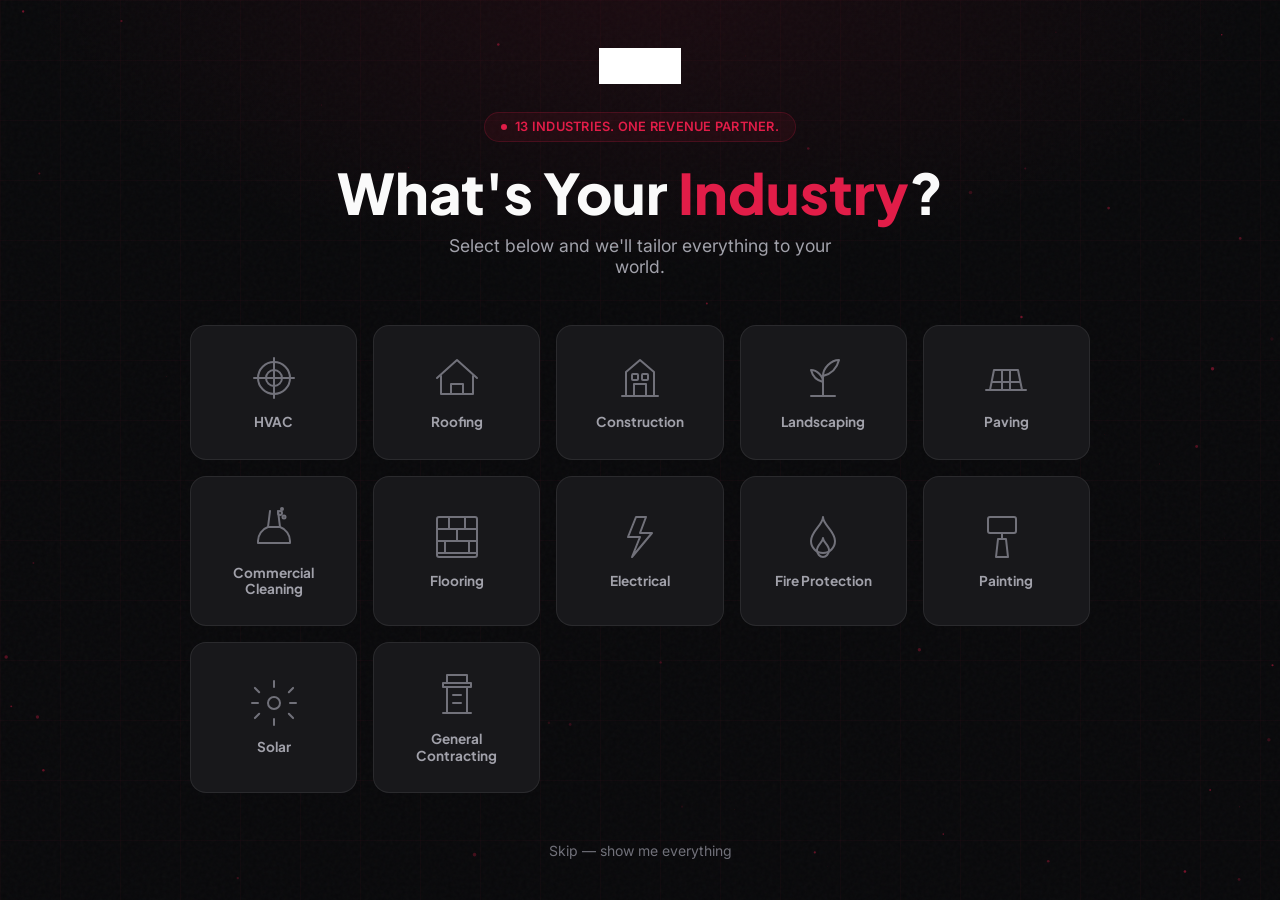
<file: process.html>
<!DOCTYPE html>
<html lang="en">
<head>
  <meta charset="UTF-8" />
  <meta name="viewport" content="width=device-width, initial-scale=1.0" />
  <title>Our Process | Abstrakt</title>
  <meta name="description" content="See how Abstrakt takes you from first contact to closed revenue. Our proven 6-step process delivers predictable pipeline for commercial service companies." />
  <meta name="theme-color" content="#09090b" />

  <link rel="preconnect" href="https://fonts.googleapis.com" />
  <link rel="preconnect" href="https://fonts.gstatic.com" crossorigin />
  <link href="https://fonts.googleapis.com/css2?family=Inter:wght@400;500;600&family=Plus+Jakarta+Sans:wght@600;700;800&display=swap" rel="stylesheet" />
  <link rel="stylesheet" href="./css/style.css" />
  <link rel="icon" href="data:image/svg+xml,<svg xmlns='http://www.w3.org/2000/svg' viewBox='0 0 100 100'><rect width='100' height='100' rx='20' fill='%23e11d48'/><text x='50' y='72' font-size='65' font-weight='800' fill='white' text-anchor='middle' font-family='system-ui'>A</text></svg>" />
</head>
<body>

  <!-- Page Loader -->
  <div class="page-loader" aria-hidden="true">
    <div class="page-loader__spinner"></div>
  </div>

  <!-- Mobile Menu -->
  <div class="mobile-menu" aria-hidden="true">
    <a href="./services.html">Services</a>
    <a href="./industries.html">Industries</a>
    <a href="./results.html">Results</a>
    <a href="./about.html">About</a>
    <a href="./contact.html">Contact</a>
    <a href="./index.html#market-availability" class="btn btn--primary">Check Availability</a>
  </div>

  <!-- Header -->
  <header class="header">
    <div class="header__inner">
      <a href="./index.html" class="header__logo">
        <img src="./assets/logo.png" alt="Abstrakt" class="header__logo-img" />
      </a>

      <nav class="header__nav">
        <a href="./services.html">Services</a>
        <a href="./industries.html">Industries</a>
        <a href="./results.html">Results</a>
        <a href="./about.html">About</a>
        <a href="./contact.html">Contact</a>
      </nav>

      <div class="header__right">
        <a href="./index.html#market-availability" class="btn btn--primary btn--sm desktop-only">Check Availability</a>
        <button class="header__mobile-toggle" aria-label="Menu">
          <span></span>
          <span></span>
          <span></span>
        </button>
      </div>
    </div>
  </header>

  <!-- Page Hero -->
  <section class="page-hero">
    <div class="page-hero__bg"></div>
    <div class="container">
      <div class="breadcrumb reveal">
        <a href="./index.html">Home</a>
        <span>/</span>
        <span>Our Process</span>
      </div>
      <span class="section-label reveal">How It Works</span>
      <h1 class="reveal reveal-delay-1">From First Contact to <span class="text-red">Closed Revenue</span></h1>
      <p class="reveal reveal-delay-2">A proven 6-step process refined across ~1,000 commercial service clients. Every step is designed to move prospects from stranger to signed contract.</p>
    </div>
  </section>

  <!-- Timeline Section -->
  <section class="content-section">
    <div class="container">
      <div style="text-align:center;margin-bottom:var(--space-16);" class="reveal">
        <span class="section-label">The 6-Step Process</span>
        <h2>Your Path to <span class="text-red">Predictable Revenue</span></h2>
        <p style="margin:var(--space-4) auto 0;color:var(--color-text-muted);font-size:var(--fs-lg);max-width:650px;">Each step is owned by Abstrakt. You stay focused on running your business while we build, manage, and close your pipeline.</p>
      </div>

      <div class="timeline">
        <!-- Step 1 -->
        <div class="timeline__item reveal">
          <div class="timeline__marker"></div>
          <div class="timeline__content">
            <h3>1. Discovery &amp; ICP Build</h3>
            <p>We start by deeply understanding your business&mdash;your ideal customer profile, competitive advantages, service area, and revenue goals. We then build a comprehensive Ideal Customer Profile (ICP) that targets the exact decision-makers who control buying in your market: VPs of Facilities, Property Managers, Directors of Operations, and more. This foundation ensures every outreach effort is precisely aimed at your highest-value prospects.</p>
          </div>
        </div>

        <!-- Step 2 -->
        <div class="timeline__item reveal">
          <div class="timeline__marker"></div>
          <div class="timeline__content">
            <h3>2. Market Research &amp; List Building</h3>
            <p>Using our database of 125M+ records combined with proprietary research, we build a verified, exclusive target list for your territory. Every contact is researched, enriched, and validated&mdash;not scraped from a generic database. We identify companies by size, industry, location, and buying signals so your BDR team is reaching out to prospects who are ready to have a conversation about your services.</p>
          </div>
        </div>

        <!-- Step 3 -->
        <div class="timeline__item reveal">
          <div class="timeline__marker"></div>
          <div class="timeline__content">
            <h3>3. Multi-Channel Launch</h3>
            <p>Your dedicated BDR team launches a coordinated multi-channel campaign across cold calls, personalized email sequences, LinkedIn outreach, and direct mail. Every touchpoint is crafted using talk tracks and messaging refined across ~1,000 commercial service clients. This isn't spray-and-pray&mdash;it's a strategic cadence designed to break through to busy decision-makers and start real sales conversations.</p>
          </div>
        </div>

        <!-- Step 4 -->
        <div class="timeline__item reveal">
          <div class="timeline__marker"></div>
          <div class="timeline__content">
            <h3>4. Qualification &amp; Nurturing</h3>
            <p>Not every prospect is ready to buy today. Our team qualifies every lead on budget, authority, timeline, and need (BANT). Prospects who aren't ready get placed into nurture sequences that keep your company top-of-mind until the timing is right. Prospects who are ready get fast-tracked to a meeting. Nothing falls through the cracks&mdash;every contact is accounted for and actively worked.</p>
          </div>
        </div>

        <!-- Step 5 -->
        <div class="timeline__item reveal">
          <div class="timeline__marker"></div>
          <div class="timeline__content">
            <h3>5. Meeting Setting &amp; Handoff</h3>
            <p>When a prospect is qualified, your BDR sets a confirmed meeting with all relevant details: company info, decision-maker name and role, pain points discussed, budget range, and timeline. The meeting lands on your calendar with a full briefing so your sales team walks in prepared. No cold introductions&mdash;every meeting is warm, qualified, and ready for your pitch.</p>
          </div>
        </div>

        <!-- Step 6 -->
        <div class="timeline__item reveal">
          <div class="timeline__marker"></div>
          <div class="timeline__content">
            <h3>6. Close Support &amp; Reporting</h3>
            <p>We don't hand off and disappear. Abstrakt provides ongoing close support, following up with prospects, nurturing stalled deals, and providing weekly pipeline reports with full visibility into activity metrics, conversion rates, and revenue attribution. We stay in the deal until it's closed won&mdash;and then we keep filling the top of your funnel for sustained growth.</p>
          </div>
        </div>
      </div>
    </div>
  </section>

  <!-- Talk Tracks Section -->
  <section class="content-section content-section--alt">
    <div class="container">
      <div class="ownership-banner reveal">
        <h3>~1,000 Clients Across 13 Niches = <span class="text-red">Unparalleled Sales Training &amp; Talk Tracks</span></h3>
        <p>Our BDR teams don't learn on your dime. With close to 1,000 clients across 13 commercial service industries, we've built the most refined talk tracks, objection-handling playbooks, and outreach sequences in the market. We know the Directors, VPs of Facilities, and Property Managers who control buying decisions&mdash;not from scraped lists, but from real conversations across thousands of successful engagements. Your competitors are training reps from scratch. Our reps already know how to sell your service.</p>
      </div>
    </div>
  </section>

  <!-- CTA -->
  <section class="cta-section">
    <div class="container reveal">
      <h2>Ready to Launch <span class="text-red">Your Pipeline?</span></h2>
      <p>Check if your market is available and talk to a Pipeline Strategist about activating the Abstrakt process for your business.</p>
      <a href="./index.html#market-availability" class="btn btn--primary btn--lg">Check Market Availability</a>
    </div>
  </section>

  <!-- Footer -->
  <footer class="footer">
    <div class="container">
      <div class="footer__grid">
        <div class="footer__brand">
          <div class="footer__logo">
            <img src="./assets/logo.png" alt="Abstrakt" class="footer__logo-img" />
          </div>
          <p>The outsourced sales partner that owns the entire revenue cycle for commercial service companies. From leads to closed deals across 13 industries.</p>
        </div>

        <div>
          <div class="footer__heading">Industries</div>
          <div class="footer__links">
            <a href="./industries.html">HVAC</a>
            <a href="./industries.html">Roofing</a>
            <a href="./industries.html">Construction</a>
            <a href="./industries.html">Landscaping</a>
            <a href="./industries.html">Paving</a>
            <a href="./industries.html">Electrical</a>
            <a href="./industries.html">Solar</a>
          </div>
        </div>

        <div>
          <div class="footer__heading">More Industries</div>
          <div class="footer__links">
            <a href="./industries.html">Cleaning</a>
            <a href="./industries.html">Flooring</a>
            <a href="./industries.html">Fire Protection</a>
            <a href="./industries.html">Painting</a>
            <a href="./industries.html">General Contracting</a>
            <a href="./industries.html">Plumbing</a>
          </div>
        </div>

        <div>
          <div class="footer__heading">Company</div>
          <div class="footer__links">
            <a href="./services.html">Services</a>
            <a href="./results.html">Results</a>
            <a href="./about.html">About</a>
            <a href="./contact.html">Contact</a>
            <a href="./index.html#market-availability">Check Availability</a>
          </div>
        </div>
      </div>

      <div class="footer__bottom">
        <p>&copy; 2026 Abstrakt. All rights reserved.</p>
        <div class="footer__social">
          <a href="https://www.linkedin.com/company/abstraktmg/" target="_blank" rel="noopener" aria-label="LinkedIn">
            <svg width="16" height="16" viewBox="0 0 24 24" fill="currentColor"><path d="M20.447 20.452h-3.554v-5.569c0-1.328-.027-3.037-1.852-3.037-1.853 0-2.136 1.445-2.136 2.939v5.667H9.351V9h3.414v1.561h.046c.477-.9 1.637-1.85 3.37-1.85 3.601 0 4.267 2.37 4.267 5.455v6.286zM5.337 7.433a2.062 2.062 0 0 1-2.063-2.065 2.064 2.064 0 1 1 2.063 2.065zm1.782 13.019H3.555V9h3.564v11.452zM22.225 0H1.771C.792 0 0 .774 0 1.729v20.542C0 23.227.792 24 1.771 24h20.451C23.2 24 24 23.227 24 22.271V1.729C24 .774 23.2 0 22.222 0h.003z"/></svg>
          </a>
          <a href="https://www.facebook.com/AbstraktMG/" target="_blank" rel="noopener" aria-label="Facebook">
            <svg width="16" height="16" viewBox="0 0 24 24" fill="currentColor"><path d="M24 12.073c0-6.627-5.373-12-12-12s-12 5.373-12 12c0 5.99 4.388 10.954 10.125 11.854v-8.385H7.078v-3.47h3.047V9.43c0-3.007 1.792-4.669 4.533-4.669 1.312 0 2.686.235 2.686.235v2.953H15.83c-1.491 0-1.956.925-1.956 1.874v2.25h3.328l-.532 3.47h-2.796v8.385C19.612 23.027 24 18.062 24 12.073z"/></svg>
          </a>
          <a href="https://x.com/AbstraktMG" target="_blank" rel="noopener" aria-label="X">
            <svg width="16" height="16" viewBox="0 0 24 24" fill="currentColor"><path d="M18.244 2.25h3.308l-7.227 8.26 8.502 11.24H16.17l-5.214-6.817L4.99 21.75H1.68l7.73-8.835L1.254 2.25H8.08l4.713 6.231zm-1.161 17.52h1.833L7.084 4.126H5.117z"/></svg>
          </a>
        </div>
      </div>
    </div>
  </footer>

  <script src="./js/industry-context.js"></script>
  <script src="./js/main.js"></script>
  <script src="./js/transcript.js"></script>
</body>
</html>
</file>
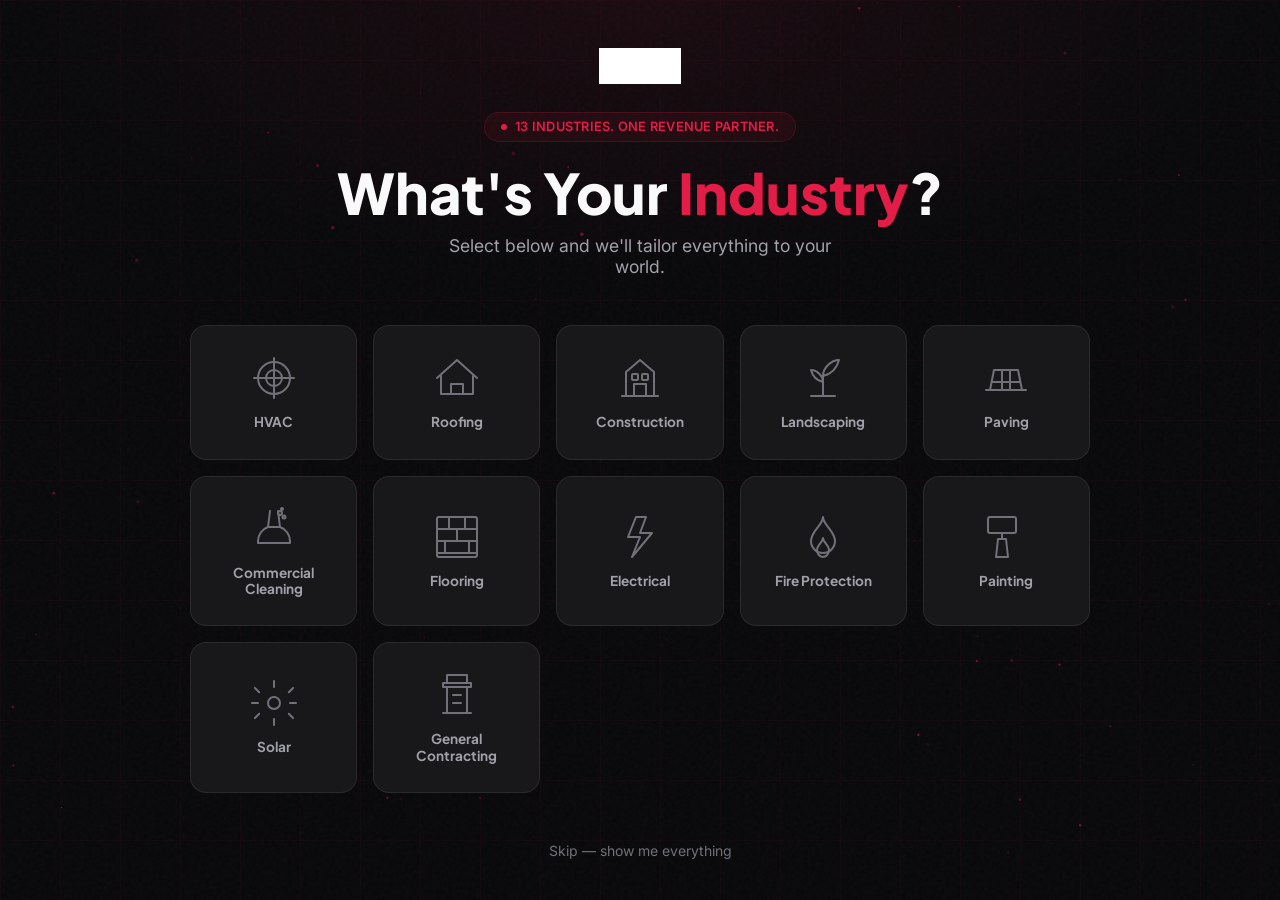
<file: results.html>
<!DOCTYPE html>
<html lang="en">
<head>
  <meta charset="UTF-8" />
  <meta name="viewport" content="width=device-width, initial-scale=1.0" />
  <title>Results &amp; ROI | Abstrakt</title>
  <meta name="description" content="See the proven results and ROI Abstrakt delivers for commercial service companies. $8B+ pipeline generated, 1,500+ clients served across 50 states." />
  <meta name="theme-color" content="#09090b" />

  <link rel="preconnect" href="https://fonts.googleapis.com" />
  <link rel="preconnect" href="https://fonts.gstatic.com" crossorigin />
  <link href="https://fonts.googleapis.com/css2?family=Inter:wght@400;500;600&family=Plus+Jakarta+Sans:wght@600;700;800&display=swap" rel="stylesheet" />
  <link rel="stylesheet" href="./css/style.css" />
  <link rel="icon" href="data:image/svg+xml,<svg xmlns='http://www.w3.org/2000/svg' viewBox='0 0 100 100'><rect width='100' height='100' rx='20' fill='%23e11d48'/><text x='50' y='72' font-size='65' font-weight='800' fill='white' text-anchor='middle' font-family='system-ui'>A</text></svg>" />
</head>
<body>

  <!-- Page Loader -->
  <div class="page-loader" aria-hidden="true">
    <div class="page-loader__spinner"></div>
  </div>

  <!-- Mobile Menu -->
  <div class="mobile-menu" aria-hidden="true">
    <a href="./services.html">Services</a>
    <a href="./industries.html">Industries</a>
    <a href="./results.html">Results</a>
    <a href="./about.html">About</a>
    <a href="./contact.html">Contact</a>
    <a href="./index.html#market-availability" class="btn btn--primary">Check Availability</a>
  </div>

  <!-- Header -->
  <header class="header">
    <div class="header__inner">
      <a href="./index.html" class="header__logo">
        <img src="./assets/logo.png" alt="Abstrakt" class="header__logo-img" />
      </a>

      <nav class="header__nav">
        <a href="./services.html">Services</a>
        <a href="./industries.html">Industries</a>
        <a href="./results.html" class="is-active">Results</a>
        <a href="./about.html">About</a>
        <a href="./contact.html">Contact</a>
      </nav>

      <div class="header__right">
        <a href="./index.html#market-availability" class="btn btn--primary btn--sm desktop-only">Check Availability</a>
        <button class="header__mobile-toggle" aria-label="Menu">
          <span></span>
          <span></span>
          <span></span>
        </button>
      </div>
    </div>
  </header>

  <!-- Page Hero -->
  <section class="page-hero">
    <div class="page-hero__bg"></div>
    <div class="container">
      <div class="breadcrumb reveal">
        <a href="./index.html">Home</a>
        <span>/</span>
        <span>Results &amp; ROI</span>
      </div>
      <span class="section-label reveal">Proven Results</span>
      <h1 class="reveal reveal-delay-1">Closed Business. <span class="text-red">Proven ROI.</span></h1>
      <p class="reveal reveal-delay-2">Real pipeline. Real revenue. Real results across 13 commercial industries and all 50 states.</p>
    </div>
  </section>

  <!-- Key Metrics -->
  <section class="content-section content-section--alt">
    <div class="container">
      <div class="metric-row reveal">
        <div class="metric-card">
          <div class="metric-card__value">$8B+</div>
          <div class="metric-card__label">Pipeline Generated</div>
        </div>
        <div class="metric-card">
          <div class="metric-card__value">1,500+</div>
          <div class="metric-card__label">Clients Served</div>
        </div>
        <div class="metric-card">
          <div class="metric-card__value">50</div>
          <div class="metric-card__label">States Covered</div>
        </div>
      </div>
    </div>
  </section>

  <!-- Closed Deals Table -->
  <section class="content-section">
    <div class="container">
      <div style="text-align:center; margin-bottom:var(--space-12);" class="reveal">
        <span class="section-label">Closed Revenue</span>
        <h2>Recent <span class="text-red">Closed Deals</span></h2>
        <p style="margin:var(--space-4) auto 0; color:var(--color-text-muted); font-size:var(--fs-lg);">A snapshot of real deals our team has closed for commercial service partners.</p>
      </div>

      <div style="overflow-x:auto;" class="reveal">
        <table class="deals-table">
          <thead>
            <tr>
              <th>Date</th>
              <th>Industry</th>
              <th>Deal Value</th>
              <th>Prospect Type</th>
            </tr>
          </thead>
          <tbody>
            <tr>
              <td>Jan 2026</td>
              <td>HVAC</td>
              <td class="deals-table__amount">$245,000</td>
              <td>Property Management Group</td>
            </tr>
            <tr>
              <td>Jan 2026</td>
              <td>Roofing</td>
              <td class="deals-table__amount">$600,000</td>
              <td>National Retail Chain</td>
            </tr>
            <tr>
              <td>Jan 2026</td>
              <td>Construction</td>
              <td class="deals-table__amount">$475,000</td>
              <td>Healthcare Facility</td>
            </tr>
            <tr>
              <td>Feb 2026</td>
              <td>Commercial Cleaning</td>
              <td class="deals-table__amount">$85,000</td>
              <td>Corporate Office Complex</td>
            </tr>
            <tr>
              <td>Feb 2026</td>
              <td>Solar</td>
              <td class="deals-table__amount">$320,000</td>
              <td>Distribution Warehouse</td>
            </tr>
            <tr>
              <td>Feb 2026</td>
              <td>Fire Protection</td>
              <td class="deals-table__amount">$175,000</td>
              <td>Multi-Tenant Office Building</td>
            </tr>
            <tr>
              <td>Feb 2026</td>
              <td>Electrical</td>
              <td class="deals-table__amount">$210,000</td>
              <td>Manufacturing Plant</td>
            </tr>
            <tr>
              <td>Mar 2026</td>
              <td>Painting</td>
              <td class="deals-table__amount">$56,000</td>
              <td>Hotel &amp; Hospitality Group</td>
            </tr>
            <tr>
              <td>Mar 2026</td>
              <td>Paving</td>
              <td class="deals-table__amount">$390,000</td>
              <td>Municipal Government</td>
            </tr>
            <tr>
              <td>Mar 2026</td>
              <td>Flooring</td>
              <td class="deals-table__amount">$125,000</td>
              <td>Senior Living Facility</td>
            </tr>
            <tr>
              <td>Mar 2026</td>
              <td>Landscaping</td>
              <td class="deals-table__amount">$72,000</td>
              <td>HOA / Community Association</td>
            </tr>
            <tr>
              <td>Mar 2026</td>
              <td>Plumbing</td>
              <td class="deals-table__amount">$145,000</td>
              <td>Restaurant Chain</td>
            </tr>
            <tr>
              <td>Mar 2026</td>
              <td>General Contracting</td>
              <td class="deals-table__amount">$510,000</td>
              <td>University Campus</td>
            </tr>
            <tr>
              <td>Mar 2026</td>
              <td>HVAC</td>
              <td class="deals-table__amount">$12,500</td>
              <td>Small Business Office</td>
            </tr>
            <tr>
              <td>Mar 2026</td>
              <td>Roofing</td>
              <td class="deals-table__amount">$285,000</td>
              <td>Industrial Complex</td>
            </tr>
          </tbody>
        </table>
      </div>
    </div>
  </section>

  <!-- Why These Numbers Matter -->
  <section class="content-section content-section--alt">
    <div class="container">
      <div style="text-align:center; margin-bottom:var(--space-12);" class="reveal">
        <span class="section-label">The Impact</span>
        <h2>Why These Numbers <span class="text-red">Matter</span></h2>
      </div>

      <div class="value-props__grid reveal">
        <div class="value-card">
          <div class="value-card__number">01</div>
          <h3>Real Closed Revenue</h3>
          <p>These aren't leads or appointments&mdash;they're signed contracts and closed deals. Actual revenue hitting your bottom line, not vanity metrics in a dashboard.</p>
        </div>
        <div class="value-card">
          <div class="value-card__number">02</div>
          <h3>Industry-Specific Expertise</h3>
          <p>Every deal represents years of refined talk tracks, buyer intelligence, and sales strategies built specifically for commercial service industries. We know your buyers.</p>
        </div>
        <div class="value-card">
          <div class="value-card__number">03</div>
          <h3>Scalable &amp; Repeatable</h3>
          <p>Our process delivers consistent results month over month. These numbers aren't one-off wins&mdash;they're the output of a proven, scalable outbound engine built for growth.</p>
        </div>
      </div>
    </div>
  </section>

  <!-- Testimonials -->
  <section class="content-section">
    <div class="container">
      <div style="text-align:center; margin-bottom:var(--space-12);" class="reveal">
        <span class="section-label">Client Stories</span>
        <h2>What Our <span class="text-red">Partners Say</span></h2>
      </div>

      <div class="testimonials-grid reveal">
        <div class="testimonial-card">
          <div class="testimonial-card__stars">&#9733;&#9733;&#9733;&#9733;&#9733;</div>
          <p class="testimonial-card__text">"Abstrakt functions as an extension of our sales team. The pipeline they've built has completely changed how we forecast revenue. We closed a $270K deal in our first year."</p>
          <div class="testimonial-card__author">
            <div class="testimonial-card__avatar">TC</div>
            <div>
              <div class="testimonial-card__name">Telecom Partner</div>
              <div class="testimonial-card__role">Telecommunications Provider</div>
            </div>
          </div>
        </div>
        <div class="testimonial-card">
          <div class="testimonial-card__stars">&#9733;&#9733;&#9733;&#9733;&#9733;</div>
          <p class="testimonial-card__text">"We tried hiring internal SDRs twice. Both times we failed. Abstrakt gave us a full outbound team for less than the cost of one hire. Consistent results, month over month."</p>
          <div class="testimonial-card__author">
            <div class="testimonial-card__avatar">HV</div>
            <div>
              <div class="testimonial-card__name">HVAC Partner</div>
              <div class="testimonial-card__role">Commercial HVAC Contractor</div>
            </div>
          </div>
        </div>
        <div class="testimonial-card">
          <div class="testimonial-card__stars">&#9733;&#9733;&#9733;&#9733;&#9733;</div>
          <p class="testimonial-card__text">"The deal Abstrakt closed for us financed our entire growth strategy for two years. This isn't lead gen&mdash;this is revenue generation. They own the outcome."</p>
          <div class="testimonial-card__author">
            <div class="testimonial-card__avatar">GC</div>
            <div>
              <div class="testimonial-card__name">Construction Partner</div>
              <div class="testimonial-card__role">Commercial Construction Firm</div>
            </div>
          </div>
        </div>
      </div>
    </div>
  </section>

  <!-- CTA -->
  <section class="cta-section">
    <div class="container reveal">
      <h2>Ready to See These Results <span class="text-red">For Yourself?</span></h2>
      <p>Check if your market is available and talk to a Pipeline Strategist about what Abstrakt can deliver for your business.</p>
      <a href="./index.html#market-availability" class="btn btn--primary btn--lg">Check Market Availability</a>
    </div>
  </section>

  <!-- Footer -->
  <footer class="footer">
    <div class="container">
      <div class="footer__grid">
        <div class="footer__brand">
          <div class="footer__logo">
            <img src="./assets/logo.png" alt="Abstrakt" class="footer__logo-img" />
          </div>
          <p>The outsourced sales partner that owns the entire revenue cycle for commercial service companies. From leads to closed deals across 13 industries.</p>
        </div>

        <div>
          <div class="footer__heading">Industries</div>
          <div class="footer__links">
            <a href="./industries.html">HVAC</a>
            <a href="./industries.html">Roofing</a>
            <a href="./industries.html">Construction</a>
            <a href="./industries.html">Landscaping</a>
            <a href="./industries.html">Paving</a>
            <a href="./industries.html">Electrical</a>
            <a href="./industries.html">Solar</a>
          </div>
        </div>

        <div>
          <div class="footer__heading">More Industries</div>
          <div class="footer__links">
            <a href="./industries.html">Cleaning</a>
            <a href="./industries.html">Flooring</a>
            <a href="./industries.html">Fire Protection</a>
            <a href="./industries.html">Painting</a>
            <a href="./industries.html">General Contracting</a>
            <a href="./industries.html">Plumbing</a>
          </div>
        </div>

        <div>
          <div class="footer__heading">Company</div>
          <div class="footer__links">
            <a href="./services.html">Services</a>
            <a href="./about.html">About</a>
            <a href="./results.html">Results</a>
            <a href="./contact.html">Contact</a>
            <a href="./index.html#market-availability">Check Availability</a>
          </div>
        </div>
      </div>

      <div class="footer__bottom">
        <p>&copy; 2026 Abstrakt. All rights reserved.</p>
        <div class="footer__social">
          <a href="https://www.linkedin.com/company/abstraktmg/" target="_blank" rel="noopener" aria-label="LinkedIn">
            <svg width="16" height="16" viewBox="0 0 24 24" fill="currentColor"><path d="M20.447 20.452h-3.554v-5.569c0-1.328-.027-3.037-1.852-3.037-1.853 0-2.136 1.445-2.136 2.939v5.667H9.351V9h3.414v1.561h.046c.477-.9 1.637-1.85 3.37-1.85 3.601 0 4.267 2.37 4.267 5.455v6.286zM5.337 7.433a2.062 2.062 0 0 1-2.063-2.065 2.064 2.064 0 1 1 2.063 2.065zm1.782 13.019H3.555V9h3.564v11.452zM22.225 0H1.771C.792 0 0 .774 0 1.729v20.542C0 23.227.792 24 1.771 24h20.451C23.2 24 24 23.227 24 22.271V1.729C24 .774 23.2 0 22.222 0h.003z"/></svg>
          </a>
          <a href="https://www.facebook.com/AbstraktMG/" target="_blank" rel="noopener" aria-label="Facebook">
            <svg width="16" height="16" viewBox="0 0 24 24" fill="currentColor"><path d="M24 12.073c0-6.627-5.373-12-12-12s-12 5.373-12 12c0 5.99 4.388 10.954 10.125 11.854v-8.385H7.078v-3.47h3.047V9.43c0-3.007 1.792-4.669 4.533-4.669 1.312 0 2.686.235 2.686.235v2.953H15.83c-1.491 0-1.956.925-1.956 1.874v2.25h3.328l-.532 3.47h-2.796v8.385C19.612 23.027 24 18.062 24 12.073z"/></svg>
          </a>
          <a href="https://x.com/AbstraktMG" target="_blank" rel="noopener" aria-label="X">
            <svg width="16" height="16" viewBox="0 0 24 24" fill="currentColor"><path d="M18.244 2.25h3.308l-7.227 8.26 8.502 11.24H16.17l-5.214-6.817L4.99 21.75H1.68l7.73-8.835L1.254 2.25H8.08l4.713 6.231zm-1.161 17.52h1.833L7.084 4.126H5.117z"/></svg>
          </a>
        </div>
      </div>
    </div>
  </footer>

  <script src="./js/industry-context.js"></script>
  <script src="./js/main.js"></script>
  <script src="./js/transcript.js"></script>
</body>
</html>
</file>
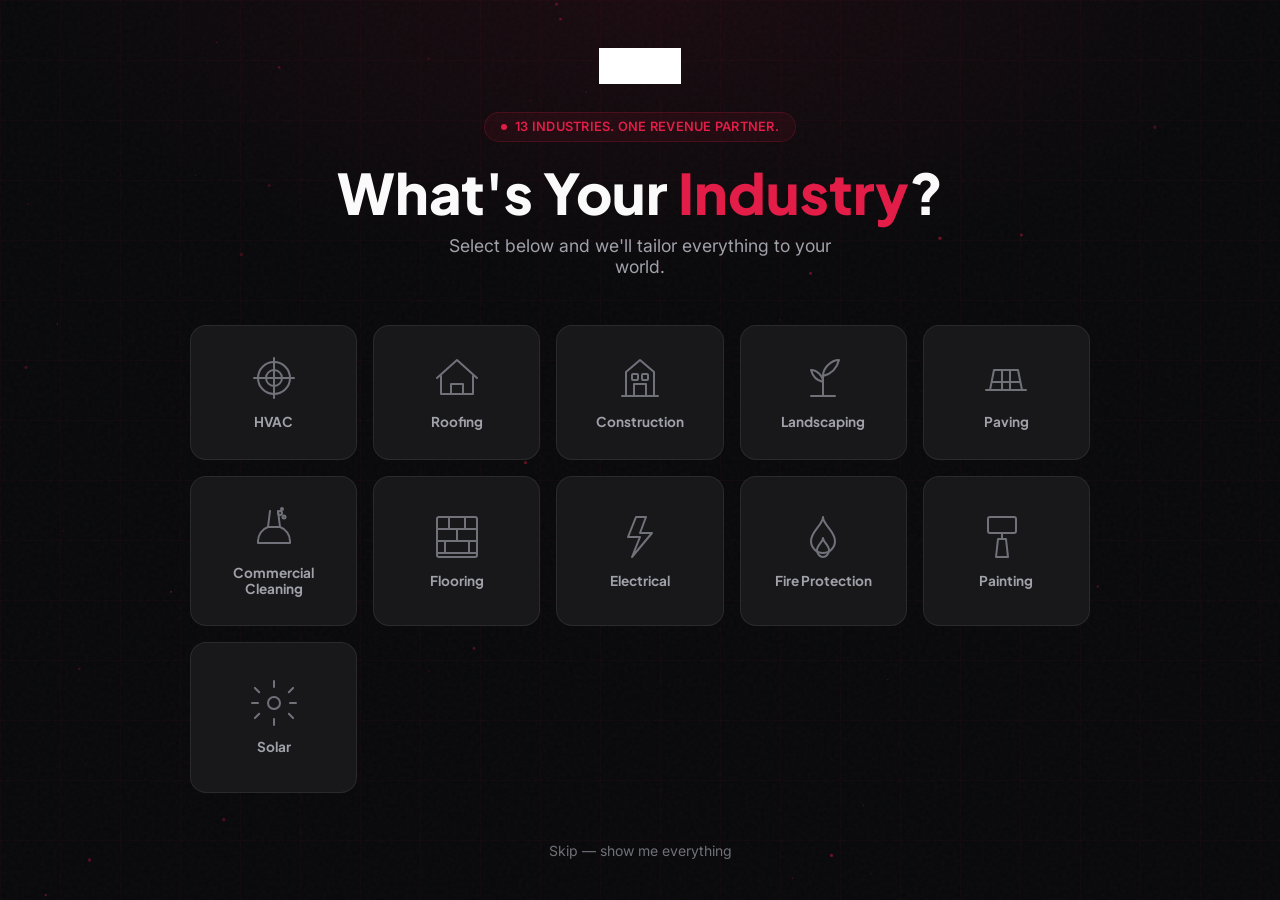
<file: services.html>
<!DOCTYPE html>
<html lang="en">
<head>
  <meta charset="UTF-8" />
  <meta name="viewport" content="width=device-width, initial-scale=1.0" />
  <title>Our Services | Abstrakt — End-to-End Revenue Solution</title>
  <meta name="description" content="Explore Abstrakt's full suite of outsourced sales services: Outbound BDR, Inbound SDR, Lead Nurturing, Sales Closing, Sales Talent, Creative Services, CRM Integration, and RevOps." />
  <meta name="theme-color" content="#09090b" />

  <link rel="preconnect" href="https://fonts.googleapis.com" />
  <link rel="preconnect" href="https://fonts.gstatic.com" crossorigin />
  <link href="https://fonts.googleapis.com/css2?family=Inter:wght@400;500;600&family=Plus+Jakarta+Sans:wght@600;700;800&display=swap" rel="stylesheet" />
  <link rel="stylesheet" href="./css/style.css" />
  <link rel="icon" href="data:image/svg+xml,<svg xmlns='http://www.w3.org/2000/svg' viewBox='0 0 100 100'><rect width='100' height='100' rx='20' fill='%23e11d48'/><text x='50' y='72' font-size='65' font-weight='800' fill='white' text-anchor='middle' font-family='system-ui'>A</text></svg>" />
</head>
<body>

  <!-- Page Loader -->
  <div class="page-loader" aria-hidden="true">
    <div class="page-loader__spinner"></div>
  </div>

  <!-- Mobile Menu -->
  <div class="mobile-menu" aria-hidden="true">
    <a href="./services.html">Services</a>
    <a href="./industries.html">Industries</a>
    <a href="./results.html">Results</a>
    <a href="./about.html">About</a>
    <a href="./contact.html" class="btn btn--primary">Contact</a>
  </div>

  <!-- Header -->
  <header class="header">
    <div class="header__inner">
      <a href="./" class="header__logo">
        <img src="./assets/logo.png" alt="Abstrakt" class="header__logo-img" />
      </a>

      <nav class="header__nav">
        <a href="./services.html" class="is-active">Services</a>
        <a href="./industries.html">Industries</a>
        <a href="./results.html">Results</a>
        <a href="./about.html">About</a>
        <a href="./contact.html">Contact</a>
      </nav>

      <div class="header__right">
        <a href="./contact.html" class="btn btn--primary btn--sm desktop-only">Get Started</a>
        <button class="header__mobile-toggle" aria-label="Menu">
          <span></span>
          <span></span>
          <span></span>
        </button>
      </div>
    </div>
  </header>

  <!-- Page Hero -->
  <section class="page-hero">
    <div class="page-hero__bg"></div>
    <div class="container">
      <div class="breadcrumb reveal">
        <a href="./">Home</a>
        <span>/</span>
        <span>Services</span>
      </div>
      <span class="section-label reveal">What We Do</span>
      <h1 class="reveal reveal-delay-1">End-to-End <span class="text-red">Revenue Solution</span></h1>
      <p class="reveal reveal-delay-2">Eight integrated services under one roof. From outbound prospecting to closed deals — we own the entire revenue function so you can focus on delivering great work.</p>
    </div>
  </section>

  <!-- Services Grid -->
  <section class="content-section content-section--alt">
    <div class="container">
      <div class="services-grid">

        <!-- Outbound BDR -->
        <div class="service-card reveal">
          <div class="service-card__icon">
            <svg width="24" height="24" viewBox="0 0 24 24" fill="none" stroke="currentColor" stroke-width="2" stroke-linecap="round" stroke-linejoin="round"><path d="M22 16.92v3a2 2 0 0 1-2.18 2 19.79 19.79 0 0 1-8.63-3.07 19.5 19.5 0 0 1-6-6A19.79 19.79 0 0 1 2.12 4.18 2 2 0 0 1 4.11 2h3a2 2 0 0 1 2 1.72c.127.96.361 1.903.7 2.81a2 2 0 0 1-.45 2.11L8.09 9.91a16 16 0 0 0 6 6l1.27-1.27a2 2 0 0 1 2.11-.45c.907.339 1.85.573 2.81.7A2 2 0 0 1 22 16.92z"/></svg>
          </div>
          <h3>Outbound BDR</h3>
          <p>Dedicated business development representatives who execute multi-channel outreach — cold calls, email sequences, LinkedIn, and direct mail — to fill your pipeline with qualified meetings. Your territory, exclusive to you.</p>
        </div>

        <!-- Inbound SDR -->
        <div class="service-card reveal reveal-delay-1">
          <div class="service-card__icon">
            <svg width="24" height="24" viewBox="0 0 24 24" fill="none" stroke="currentColor" stroke-width="2" stroke-linecap="round" stroke-linejoin="round"><path d="M21 15a2 2 0 0 1-2 2H7l-4 4V5a2 2 0 0 1 2-2h14a2 2 0 0 1 2 2z"/></svg>
          </div>
          <h3>Inbound SDR</h3>
          <p>Rapid-response sales development reps who qualify and convert your inbound leads within minutes. Every form fill, call, and web inquiry gets immediate, professional follow-up to maximize your marketing ROI.</p>
        </div>

        <!-- Lead Nurturing -->
        <div class="service-card reveal reveal-delay-2">
          <div class="service-card__icon">
            <svg width="24" height="24" viewBox="0 0 24 24" fill="none" stroke="currentColor" stroke-width="2" stroke-linecap="round" stroke-linejoin="round"><path d="M4 14.899A7 7 0 1 1 15.71 8h1.79a4.5 4.5 0 0 1 2.5 8.242"/><path d="M12 12v9"/><path d="m8 17 4 4 4-4"/></svg>
          </div>
          <h3>Lead Nurturing</h3>
          <p>Long-cycle lead engagement that keeps prospects warm and moving through the funnel. Automated drip campaigns, strategic touchpoints, and persistent follow-up until they're ready to buy.</p>
        </div>

        <!-- Sales Closing -->
        <div class="service-card reveal reveal-delay-3">
          <div class="service-card__icon">
            <svg width="24" height="24" viewBox="0 0 24 24" fill="none" stroke="currentColor" stroke-width="2" stroke-linecap="round" stroke-linejoin="round"><path d="M12 2v20M17 5H9.5a3.5 3.5 0 0 0 0 7h5a3.5 3.5 0 0 1 0 7H6"/></svg>
          </div>
          <h3>Sales Closing</h3>
          <p>Professional closers who take qualified opportunities from proposal to signed contract. We don't generate leads and disappear — we stay in the deal, manage objections, and drive revenue to your bottom line.</p>
        </div>

        <!-- Sales Talent -->
        <div class="service-card reveal">
          <div class="service-card__icon">
            <svg width="24" height="24" viewBox="0 0 24 24" fill="none" stroke="currentColor" stroke-width="2" stroke-linecap="round" stroke-linejoin="round"><path d="M16 21v-2a4 4 0 0 0-4-4H6a4 4 0 0 0-4 4v2"/><circle cx="9" cy="7" r="4"/><line x1="19" y1="8" x2="19" y2="14"/><line x1="22" y1="11" x2="16" y2="11"/></svg>
          </div>
          <h3>Sales Talent</h3>
          <p>Need to build an internal team? We recruit, vet, and place top-tier sales talent with commercial services experience. Pre-trained professionals who can hit the ground running on day one.</p>
        </div>

        <!-- Creative Services -->
        <div class="service-card reveal reveal-delay-1">
          <div class="service-card__icon">
            <svg width="24" height="24" viewBox="0 0 24 24" fill="none" stroke="currentColor" stroke-width="2" stroke-linecap="round" stroke-linejoin="round"><path d="M12 19l7-7 3 3-7 7-3-3z"/><path d="M18 13l-1.5-7.5L2 2l3.5 14.5L13 18l5-5z"/><path d="M2 2l7.586 7.586"/><circle cx="11" cy="11" r="2"/></svg>
          </div>
          <h3>Creative Services</h3>
          <p>Sales collateral, pitch decks, email templates, one-pagers, case studies, and brand assets — all designed to support your sales process and reinforce credibility at every touchpoint.</p>
        </div>

        <!-- CRM Integration -->
        <div class="service-card reveal reveal-delay-2">
          <div class="service-card__icon">
            <svg width="24" height="24" viewBox="0 0 24 24" fill="none" stroke="currentColor" stroke-width="2" stroke-linecap="round" stroke-linejoin="round"><rect x="2" y="3" width="20" height="14" rx="2" ry="2"/><line x1="8" y1="21" x2="16" y2="21"/><line x1="12" y1="17" x2="12" y2="21"/></svg>
          </div>
          <h3>CRM Integration</h3>
          <p>Seamless CRM setup and integration that gives you full visibility into your pipeline. Real-time dashboards, activity tracking, and reporting so you always know exactly where your deals stand.</p>
        </div>

        <!-- RevOps as a Service -->
        <div class="service-card reveal reveal-delay-3">
          <div class="service-card__icon">
            <svg width="24" height="24" viewBox="0 0 24 24" fill="none" stroke="currentColor" stroke-width="2" stroke-linecap="round" stroke-linejoin="round"><path d="M22 12h-4l-3 9L9 3l-3 9H2"/></svg>
          </div>
          <h3>RevOps as a Service</h3>
          <p>Revenue operations management that aligns your sales process, tech stack, and data to maximize efficiency. We optimize the engine that drives your revenue — from lead flow to forecasting.</p>
        </div>

      </div>
    </div>
  </section>

  <!-- BDR-as-a-Service Section -->
  <section class="content-section">
    <div class="container">
      <div style="text-align: center; margin-bottom: 4rem;" class="reveal">
        <span class="section-label">BDR-as-a-Service</span>
        <h2>From Lead List to <span class="text-red">Closed Revenue</span></h2>
        <p style="color: var(--color-text-muted); font-size: var(--fs-lg); margin: 1rem auto 0; max-width: 650px;">
          Our flagship BDR engine activates every contact, qualifies every prospect, and delivers verified decision-makers to your pipeline. Here's how it works.
        </p>
      </div>

      <div class="process__steps">
        <div class="process-step reveal">
          <div class="process-step__number">1</div>
          <h4>Activate Your Leads</h4>
          <p>Every contact from trade shows, conferences, webinars, inbound, and stalled deals gets worked. We build your ICP using 125M+ records. Your territory, exclusive to you.</p>
        </div>
        <div class="process-step reveal reveal-delay-1">
          <div class="process-step__number">2</div>
          <h4>Convert to Meetings</h4>
          <p>Cold calls, email sequences, LinkedIn, and direct mail — all orchestrated by your dedicated BDR team using talk tracks refined across ~1,500 commercial service clients.</p>
        </div>
        <div class="process-step reveal reveal-delay-2">
          <div class="process-step__number">3</div>
          <h4>Qualify Before Engage</h4>
          <p>Budget, timeline, and authority validated on every prospect. Verified decision-makers with confirmed interest, delivered to your pipeline as qualified meetings ready to close.</p>
        </div>
      </div>

      <div class="ownership-banner reveal" style="margin-top: 4rem;">
        <h3>We don't generate leads. <span class="text-red">We generate revenue.</span></h3>
        <p>From the first dial to the signed contract, Abstrakt owns the outcomes across all 13 commercial industries we serve.</p>
      </div>
    </div>
  </section>

  <!-- Why One Partner CTA -->
  <section class="cta-section">
    <div class="container reveal">
      <h2>One Partner. <span class="text-red">Zero Gaps.</span></h2>
      <p>Stop juggling multiple vendors. Abstrakt delivers every service you need to build, manage, and close your pipeline under one roof.</p>
      <a href="./contact.html" class="btn btn--primary btn--lg">Talk to a Strategist</a>
    </div>
  </section>

  <!-- Footer -->
  <footer class="footer">
    <div class="container">
      <div class="footer__grid">
        <div class="footer__brand">
          <div class="footer__logo">
            <img src="./assets/logo.png" alt="Abstrakt" class="footer__logo-img" />
          </div>
          <p>The outsourced sales partner that owns the entire revenue cycle for commercial service companies. From leads to closed deals across 13 industries.</p>
        </div>

        <div>
          <div class="footer__heading">Services</div>
          <div class="footer__links">
            <a href="./services.html">Outbound BDR</a>
            <a href="./services.html">Inbound SDR</a>
            <a href="./services.html">Lead Nurturing</a>
            <a href="./services.html">Sales Closing</a>
            <a href="./services.html">Creative Services</a>
          </div>
        </div>

        <div>
          <div class="footer__heading">Company</div>
          <div class="footer__links">
            <a href="./about.html">About</a>
            <a href="./case-studies.html">Case Studies</a>
            <a href="./results.html">Results</a>
            <a href="./industries.html">Industries</a>
            <a href="./contact.html">Contact</a>
          </div>
        </div>

        <div>
          <div class="footer__heading">Resources</div>
          <div class="footer__links">
            <a href="./process.html">Our Process</a>
            <a href="./testimonials.html">Testimonials</a>
            <a href="./faq.html">FAQ</a>
            <a href="./careers.html">Careers</a>
          </div>
        </div>
      </div>

      <div class="footer__bottom">
        <p>&copy; 2026 Abstrakt. All rights reserved.</p>
        <div class="footer__social">
          <a href="https://www.linkedin.com/company/abstraktmg/" target="_blank" rel="noopener" aria-label="LinkedIn">
            <svg width="16" height="16" viewBox="0 0 24 24" fill="currentColor"><path d="M20.447 20.452h-3.554v-5.569c0-1.328-.027-3.037-1.852-3.037-1.853 0-2.136 1.445-2.136 2.939v5.667H9.351V9h3.414v1.561h.046c.477-.9 1.637-1.85 3.37-1.85 3.601 0 4.267 2.37 4.267 5.455v6.286zM5.337 7.433a2.062 2.062 0 0 1-2.063-2.065 2.064 2.064 0 1 1 2.063 2.065zm1.782 13.019H3.555V9h3.564v11.452zM22.225 0H1.771C.792 0 0 .774 0 1.729v20.542C0 23.227.792 24 1.771 24h20.451C23.2 24 24 23.227 24 22.271V1.729C24 .774 23.2 0 22.222 0h.003z"/></svg>
          </a>
          <a href="https://www.facebook.com/AbstraktMG/" target="_blank" rel="noopener" aria-label="Facebook">
            <svg width="16" height="16" viewBox="0 0 24 24" fill="currentColor"><path d="M24 12.073c0-6.627-5.373-12-12-12s-12 5.373-12 12c0 5.99 4.388 10.954 10.125 11.854v-8.385H7.078v-3.47h3.047V9.43c0-3.007 1.792-4.669 4.533-4.669 1.312 0 2.686.235 2.686.235v2.953H15.83c-1.491 0-1.956.925-1.956 1.874v2.25h3.328l-.532 3.47h-2.796v8.385C19.612 23.027 24 18.062 24 12.073z"/></svg>
          </a>
          <a href="https://x.com/AbstraktMG" target="_blank" rel="noopener" aria-label="X">
            <svg width="16" height="16" viewBox="0 0 24 24" fill="currentColor"><path d="M18.244 2.25h3.308l-7.227 8.26 8.502 11.24H16.17l-5.214-6.817L4.99 21.75H1.68l7.73-8.835L1.254 2.25H8.08l4.713 6.231zm-1.161 17.52h1.833L7.084 4.126H5.117z"/></svg>
          </a>
        </div>
      </div>
    </div>
  </footer>

  <script src="./js/industry-context.js"></script>
  <script src="./js/main.js"></script>
  <script src="./js/transcript.js"></script>
</body>
</html>
</file>
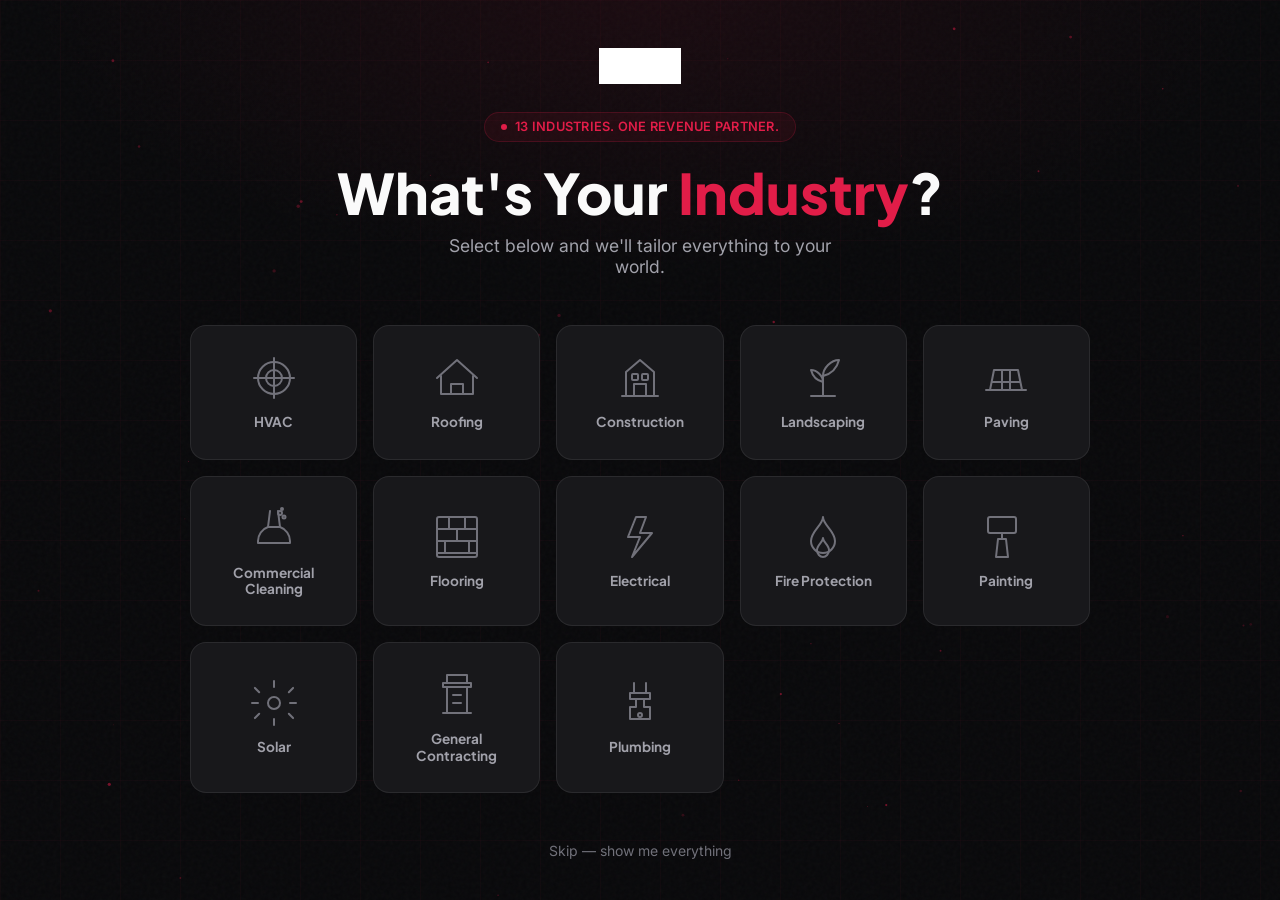
<file: testimonials.html>
<!DOCTYPE html>
<html lang="en">
<head>
  <meta charset="UTF-8" />
  <meta name="viewport" content="width=device-width, initial-scale=1.0" />
  <title>Testimonials &amp; Reviews | Abstrakt</title>
  <meta name="description" content="See what commercial service companies say about Abstrakt. Real reviews from real clients across 13 industries." />
  <meta name="theme-color" content="#09090b" />

  <link rel="preconnect" href="https://fonts.googleapis.com" />
  <link rel="preconnect" href="https://fonts.gstatic.com" crossorigin />
  <link href="https://fonts.googleapis.com/css2?family=Inter:wght@400;500;600&family=Plus+Jakarta+Sans:wght@600;700;800&display=swap" rel="stylesheet" />
  <link rel="stylesheet" href="./css/style.css" />
  <link rel="icon" href="data:image/svg+xml,<svg xmlns='http://www.w3.org/2000/svg' viewBox='0 0 100 100'><rect width='100' height='100' rx='20' fill='%23e11d48'/><text x='50' y='72' font-size='65' font-weight='800' fill='white' text-anchor='middle' font-family='system-ui'>A</text></svg>" />
</head>
<body>

  <!-- Page Loader -->
  <div class="page-loader" aria-hidden="true">
    <div class="page-loader__spinner"></div>
  </div>

  <!-- Mobile Menu -->
  <div class="mobile-menu" aria-hidden="true">
    <a href="./services.html">Services</a>
    <a href="./industries.html">Industries</a>
    <a href="./results.html">Results</a>
    <a href="./about.html">About</a>
    <a href="./contact.html">Contact</a>
    <a href="./index.html#market-availability" class="btn btn--primary">Check Availability</a>
  </div>

  <!-- Header -->
  <header class="header">
    <div class="header__inner">
      <a href="./index.html" class="header__logo">
        <img src="./assets/logo.png" alt="Abstrakt" class="header__logo-img" />
      </a>

      <nav class="header__nav">
        <a href="./services.html">Services</a>
        <a href="./industries.html">Industries</a>
        <a href="./results.html">Results</a>
        <a href="./about.html">About</a>
        <a href="./contact.html">Contact</a>
      </nav>

      <div class="header__right">
        <a href="./index.html#market-availability" class="btn btn--primary btn--sm desktop-only">Check Availability</a>
        <button class="header__mobile-toggle" aria-label="Menu">
          <span></span>
          <span></span>
          <span></span>
        </button>
      </div>
    </div>
  </header>

  <!-- Page Hero -->
  <section class="page-hero">
    <div class="page-hero__bg"></div>
    <div class="container">
      <div class="breadcrumb reveal">
        <a href="./index.html">Home</a>
        <span>/</span>
        <span>Testimonials</span>
      </div>
      <span class="section-label reveal">Proven Results</span>
      <h1 class="reveal reveal-delay-1">Growth in Their <span class="text-red">Own Words</span></h1>
      <p class="reveal reveal-delay-2">Real feedback from real commercial service companies who trust Abstrakt to own their revenue cycle.</p>
    </div>
  </section>

  <!-- Review Platforms -->
  <section class="content-section content-section--alt">
    <div class="container">
      <div class="review-platforms reveal">
        <div class="review-platform">
          <div class="review-platform__score">4.5</div>
          <div class="review-platform__stars">&#9733;&#9733;&#9733;&#9733;&#9734;</div>
          <div class="review-platform__name">Google</div>
          <div class="review-platform__count">348 reviews</div>
        </div>
        <div class="review-platform">
          <div class="review-platform__score">4.7</div>
          <div class="review-platform__stars">&#9733;&#9733;&#9733;&#9733;&#9733;</div>
          <div class="review-platform__name">Clutch</div>
          <div class="review-platform__count">41 reviews</div>
        </div>
        <div class="review-platform">
          <div class="review-platform__score">4.69</div>
          <div class="review-platform__stars">&#9733;&#9733;&#9733;&#9733;&#9733;</div>
          <div class="review-platform__name">BBB</div>
          <div class="review-platform__count">64 reviews</div>
        </div>
        <div class="review-platform">
          <div class="review-platform__score">4.5</div>
          <div class="review-platform__stars">&#9733;&#9733;&#9733;&#9733;&#9734;</div>
          <div class="review-platform__name">Trustpilot</div>
          <div class="review-platform__count">35 reviews</div>
        </div>
      </div>
    </div>
  </section>

  <!-- Testimonials Grid -->
  <section class="content-section">
    <div class="container">
      <div style="text-align:center;margin-bottom:var(--space-12);" class="reveal">
        <span class="section-label">Client Testimonials</span>
        <h2>Trusted Across <span class="text-red">13 Industries</span></h2>
        <p style="margin:var(--space-4) auto 0;color:var(--color-text-muted);font-size:var(--fs-lg);max-width:600px;">Hear directly from commercial service companies who partnered with Abstrakt to build predictable revenue.</p>
      </div>

      <div class="testimonials-grid">
        <!-- 1: Mechanical Contractor -->
        <div class="testimonial-card reveal">
          <div class="testimonial-card__stars">&#9733;&#9733;&#9733;&#9733;&#9733;</div>
          <p class="testimonial-card__text">"Abstrakt helped us land three major facility management contracts in our first six months. Their team understood the mechanical contracting space from day one and delivered qualified meetings with decision-makers we couldn't reach on our own."</p>
          <div class="testimonial-card__author">
            <div class="testimonial-card__avatar">MC</div>
            <div>
              <div class="testimonial-card__name">Mike Collins</div>
              <div class="testimonial-card__role">VP of Business Development</div>
            </div>
          </div>
          <div style="margin-top:var(--space-3);">
            <span class="testimonial-full__industry">Mechanical Contractor</span>
          </div>
        </div>

        <!-- 2: Commercial Roofing -->
        <div class="testimonial-card reveal reveal-delay-1">
          <div class="testimonial-card__stars">&#9733;&#9733;&#9733;&#9733;&#9733;</div>
          <p class="testimonial-card__text">"We went from relying solely on referrals to having a predictable pipeline of commercial roofing opportunities. Abstrakt's outbound engine fills our calendar with property managers and facility directors every single week."</p>
          <div class="testimonial-card__author">
            <div class="testimonial-card__avatar">JR</div>
            <div>
              <div class="testimonial-card__name">Jason Rivera</div>
              <div class="testimonial-card__role">Owner &amp; President</div>
            </div>
          </div>
          <div style="margin-top:var(--space-3);">
            <span class="testimonial-full__industry">Commercial Roofing</span>
          </div>
        </div>

        <!-- 3: Commercial Cleaning -->
        <div class="testimonial-card reveal reveal-delay-2">
          <div class="testimonial-card__stars">&#9733;&#9733;&#9733;&#9733;&#9733;</div>
          <p class="testimonial-card__text">"Abstrakt is like having an elite sales team without the overhead. They book 8-12 qualified meetings a month for our janitorial division. The ROI has been incredible and the pipeline keeps growing quarter after quarter."</p>
          <div class="testimonial-card__author">
            <div class="testimonial-card__avatar">SL</div>
            <div>
              <div class="testimonial-card__name">Sandra Lewis</div>
              <div class="testimonial-card__role">Director of Sales</div>
            </div>
          </div>
          <div style="margin-top:var(--space-3);">
            <span class="testimonial-full__industry">Commercial Cleaning</span>
          </div>
        </div>

        <!-- 4: IT/MSP -->
        <div class="testimonial-card reveal">
          <div class="testimonial-card__stars">&#9733;&#9733;&#9733;&#9733;&#9733;</div>
          <p class="testimonial-card__text">"As an MSP, we struggled to break into new markets. Abstrakt built our ICP, launched multi-channel outreach, and within 90 days we had a full pipeline of IT decision-makers. They speak our buyers' language."</p>
          <div class="testimonial-card__author">
            <div class="testimonial-card__avatar">DK</div>
            <div>
              <div class="testimonial-card__name">David Kim</div>
              <div class="testimonial-card__role">CEO</div>
            </div>
          </div>
          <div style="margin-top:var(--space-3);">
            <span class="testimonial-full__industry">IT / MSP</span>
          </div>
        </div>

        <!-- 5: Commercial Construction -->
        <div class="testimonial-card reveal reveal-delay-1">
          <div class="testimonial-card__stars">&#9733;&#9733;&#9733;&#9733;&#9733;</div>
          <p class="testimonial-card__text">"The deal Abstrakt closed for us financed our entire growth strategy for two years. This isn't lead gen&mdash;this is revenue generation. They stay in the deal and see it through to closed won."</p>
          <div class="testimonial-card__author">
            <div class="testimonial-card__avatar">RP</div>
            <div>
              <div class="testimonial-card__name">Robert Patel</div>
              <div class="testimonial-card__role">Managing Partner</div>
            </div>
          </div>
          <div style="margin-top:var(--space-3);">
            <span class="testimonial-full__industry">Commercial Construction</span>
          </div>
        </div>

        <!-- 6: Commercial Painting -->
        <div class="testimonial-card reveal reveal-delay-2">
          <div class="testimonial-card__stars">&#9733;&#9733;&#9733;&#9733;&#9733;</div>
          <p class="testimonial-card__text">"We hired internal SDRs twice and failed both times. Abstrakt gave us a full outbound team for less than the cost of one hire. They know the commercial painting niche inside and out. Consistent results, month over month."</p>
          <div class="testimonial-card__author">
            <div class="testimonial-card__avatar">TM</div>
            <div>
              <div class="testimonial-card__name">Tony Martinez</div>
              <div class="testimonial-card__role">VP of Operations</div>
            </div>
          </div>
          <div style="margin-top:var(--space-3);">
            <span class="testimonial-full__industry">Commercial Painting</span>
          </div>
        </div>

        <!-- 7: HVAC -->
        <div class="testimonial-card reveal">
          <div class="testimonial-card__stars">&#9733;&#9733;&#9733;&#9733;&#9733;</div>
          <p class="testimonial-card__text">"Abstrakt functions as an extension of our sales team. The pipeline they've built has completely transformed how we forecast revenue. We closed a $270K deal in our first year working together."</p>
          <div class="testimonial-card__author">
            <div class="testimonial-card__avatar">BW</div>
            <div>
              <div class="testimonial-card__name">Brian Walsh</div>
              <div class="testimonial-card__role">Director of Sales</div>
            </div>
          </div>
          <div style="margin-top:var(--space-3);">
            <span class="testimonial-full__industry">HVAC</span>
          </div>
        </div>

        <!-- 8: Solar -->
        <div class="testimonial-card reveal reveal-delay-1">
          <div class="testimonial-card__stars">&#9733;&#9733;&#9733;&#9733;&#9733;</div>
          <p class="testimonial-card__text">"Our commercial solar division needed qualified meetings with property owners and facility managers. Abstrakt delivered from month one. Their talk tracks and industry knowledge are unmatched in the solar space."</p>
          <div class="testimonial-card__author">
            <div class="testimonial-card__avatar">LH</div>
            <div>
              <div class="testimonial-card__name">Laura Henderson</div>
              <div class="testimonial-card__role">Chief Revenue Officer</div>
            </div>
          </div>
          <div style="margin-top:var(--space-3);">
            <span class="testimonial-full__industry">Solar</span>
          </div>
        </div>

        <!-- 9: Electrical -->
        <div class="testimonial-card reveal reveal-delay-2">
          <div class="testimonial-card__stars">&#9733;&#9733;&#9733;&#9733;&#9733;</div>
          <p class="testimonial-card__text">"Before Abstrakt, our electrical contracting firm had zero outbound sales process. Now we have a full pipeline, predictable meetings, and a partner that owns the outcome. The exclusive territory model sealed it for us."</p>
          <div class="testimonial-card__author">
            <div class="testimonial-card__avatar">KO</div>
            <div>
              <div class="testimonial-card__name">Keith O'Brien</div>
              <div class="testimonial-card__role">Owner</div>
            </div>
          </div>
          <div style="margin-top:var(--space-3);">
            <span class="testimonial-full__industry">Electrical</span>
          </div>
        </div>
      </div>
    </div>
  </section>

  <!-- CTA -->
  <section class="cta-section">
    <div class="container reveal">
      <h2>Ready to Join Them?<br /><span class="text-red">Let's Build Your Pipeline.</span></h2>
      <p>Check if your market is available and talk to a Pipeline Strategist about what Abstrakt can own for your business.</p>
      <a href="./index.html#market-availability" class="btn btn--primary btn--lg">Check Market Availability</a>
    </div>
  </section>

  <!-- Footer -->
  <footer class="footer">
    <div class="container">
      <div class="footer__grid">
        <div class="footer__brand">
          <div class="footer__logo">
            <img src="./assets/logo.png" alt="Abstrakt" class="footer__logo-img" />
          </div>
          <p>The outsourced sales partner that owns the entire revenue cycle for commercial service companies. From leads to closed deals across 13 industries.</p>
        </div>

        <div>
          <div class="footer__heading">Industries</div>
          <div class="footer__links">
            <a href="./industries.html">HVAC</a>
            <a href="./industries.html">Roofing</a>
            <a href="./industries.html">Construction</a>
            <a href="./industries.html">Landscaping</a>
            <a href="./industries.html">Paving</a>
            <a href="./industries.html">Electrical</a>
            <a href="./industries.html">Solar</a>
          </div>
        </div>

        <div>
          <div class="footer__heading">More Industries</div>
          <div class="footer__links">
            <a href="./industries.html">Cleaning</a>
            <a href="./industries.html">Flooring</a>
            <a href="./industries.html">Fire Protection</a>
            <a href="./industries.html">Painting</a>
            <a href="./industries.html">General Contracting</a>
            <a href="./industries.html">Plumbing</a>
          </div>
        </div>

        <div>
          <div class="footer__heading">Company</div>
          <div class="footer__links">
            <a href="./services.html">Services</a>
            <a href="./results.html">Results</a>
            <a href="./about.html">About</a>
            <a href="./contact.html">Contact</a>
            <a href="./index.html#market-availability">Check Availability</a>
          </div>
        </div>
      </div>

      <div class="footer__bottom">
        <p>&copy; 2026 Abstrakt. All rights reserved.</p>
        <div class="footer__social">
          <a href="https://www.linkedin.com/company/abstraktmg/" target="_blank" rel="noopener" aria-label="LinkedIn">
            <svg width="16" height="16" viewBox="0 0 24 24" fill="currentColor"><path d="M20.447 20.452h-3.554v-5.569c0-1.328-.027-3.037-1.852-3.037-1.853 0-2.136 1.445-2.136 2.939v5.667H9.351V9h3.414v1.561h.046c.477-.9 1.637-1.85 3.37-1.85 3.601 0 4.267 2.37 4.267 5.455v6.286zM5.337 7.433a2.062 2.062 0 0 1-2.063-2.065 2.064 2.064 0 1 1 2.063 2.065zm1.782 13.019H3.555V9h3.564v11.452zM22.225 0H1.771C.792 0 0 .774 0 1.729v20.542C0 23.227.792 24 1.771 24h20.451C23.2 24 24 23.227 24 22.271V1.729C24 .774 23.2 0 22.222 0h.003z"/></svg>
          </a>
          <a href="https://www.facebook.com/AbstraktMG/" target="_blank" rel="noopener" aria-label="Facebook">
            <svg width="16" height="16" viewBox="0 0 24 24" fill="currentColor"><path d="M24 12.073c0-6.627-5.373-12-12-12s-12 5.373-12 12c0 5.99 4.388 10.954 10.125 11.854v-8.385H7.078v-3.47h3.047V9.43c0-3.007 1.792-4.669 4.533-4.669 1.312 0 2.686.235 2.686.235v2.953H15.83c-1.491 0-1.956.925-1.956 1.874v2.25h3.328l-.532 3.47h-2.796v8.385C19.612 23.027 24 18.062 24 12.073z"/></svg>
          </a>
          <a href="https://x.com/AbstraktMG" target="_blank" rel="noopener" aria-label="X">
            <svg width="16" height="16" viewBox="0 0 24 24" fill="currentColor"><path d="M18.244 2.25h3.308l-7.227 8.26 8.502 11.24H16.17l-5.214-6.817L4.99 21.75H1.68l7.73-8.835L1.254 2.25H8.08l4.713 6.231zm-1.161 17.52h1.833L7.084 4.126H5.117z"/></svg>
          </a>
        </div>
      </div>
    </div>
  </footer>

  <script src="./js/industry-context.js"></script>
  <script src="./js/main.js"></script>
  <script src="./js/transcript.js"></script>
</body>
</html>
</file>
<file: css/style.css>
/* ============================================
   ABSTRAKT - Dark Mode Design System
   Red & Black / Premium Dark Aesthetic
   ============================================ */

/* --- Design Tokens --- */
:root {
  --color-red: #e11d48;
  --color-red-hover: #be123c;
  --color-red-glow: rgba(225, 29, 72, 0.3);
  --color-red-subtle: rgba(225, 29, 72, 0.08);
  --color-red-light: rgba(225, 29, 72, 0.15);

  --color-black: #000000;
  --color-bg: #09090b;
  --color-bg-elevated: #111113;
  --color-bg-card: #18181b;
  --color-bg-card-hover: #1f1f23;
  --color-surface: #27272a;

  --color-white: #fafafa;
  --color-text: #e4e4e7;
  --color-text-muted: #a1a1aa;
  --color-text-dim: #71717a;
  --color-border: rgba(255, 255, 255, 0.08);
  --color-border-hover: rgba(255, 255, 255, 0.15);

  --color-success: #22c55e;

  --font-heading: 'Plus Jakarta Sans', system-ui, -apple-system, sans-serif;
  --font-body: 'Inter', system-ui, -apple-system, sans-serif;

  --fs-xs: 0.75rem;
  --fs-sm: 0.875rem;
  --fs-base: 1rem;
  --fs-lg: 1.125rem;
  --fs-xl: 1.25rem;
  --fs-2xl: 1.5rem;
  --fs-3xl: 1.875rem;
  --fs-4xl: 2.25rem;
  --fs-5xl: 3rem;
  --fs-6xl: 3.75rem;
  --fs-7xl: 4.5rem;
  --fs-8xl: 6rem;
  --fs-9xl: 8rem;

  --space-1: 0.25rem;
  --space-2: 0.5rem;
  --space-3: 0.75rem;
  --space-4: 1rem;
  --space-5: 1.25rem;
  --space-6: 1.5rem;
  --space-8: 2rem;
  --space-10: 2.5rem;
  --space-12: 3rem;
  --space-16: 4rem;
  --space-20: 5rem;
  --space-24: 6rem;
  --space-32: 8rem;

  --radius-sm: 0.375rem;
  --radius-md: 0.5rem;
  --radius-lg: 0.75rem;
  --radius-xl: 1rem;
  --radius-2xl: 1.5rem;
  --radius-full: 9999px;

  --shadow-sm: 0 1px 2px rgba(0,0,0,0.3);
  --shadow-md: 0 4px 12px rgba(0,0,0,0.4);
  --shadow-lg: 0 10px 25px rgba(0,0,0,0.5);
  --shadow-xl: 0 20px 40px rgba(0,0,0,0.5);
  --shadow-2xl: 0 25px 60px rgba(0,0,0,0.6);
  --shadow-red: 0 4px 20px rgba(225, 29, 72, 0.25);
  --shadow-red-lg: 0 8px 40px rgba(225, 29, 72, 0.3);

  --transition-fast: 150ms cubic-bezier(0.4, 0, 0.2, 1);
  --transition-base: 250ms cubic-bezier(0.4, 0, 0.2, 1);
  --transition-slow: 400ms cubic-bezier(0.16, 1, 0.3, 1);

  --header-height: 72px;
  --container-max: 1280px;
}

/* --- Reset & Base --- */
*, *::before, *::after { box-sizing: border-box; margin: 0; padding: 0; }

html {
  scroll-behavior: smooth;
  scroll-padding-top: var(--header-height);
  -webkit-font-smoothing: antialiased;
  -moz-osx-font-smoothing: grayscale;
}

body {
  font-family: var(--font-body);
  font-size: var(--fs-base);
  line-height: 1.6;
  color: var(--color-text);
  background: var(--color-bg);
  overflow-x: hidden;
}

img { max-width: 100%; height: auto; display: block; }
a { color: inherit; text-decoration: none; }
button { cursor: pointer; border: none; background: none; font-family: inherit; }
ul, ol { list-style: none; }

/* --- Typography --- */
h1, h2, h3, h4, h5, h6 {
  font-family: var(--font-heading);
  font-weight: 700;
  line-height: 1.1;
  color: var(--color-white);
  letter-spacing: -0.03em;
}

h1 { font-size: clamp(var(--fs-5xl), 6vw, var(--fs-8xl)); font-weight: 800; }
h2 { font-size: clamp(var(--fs-3xl), 4vw, var(--fs-5xl)); }
h3 { font-size: clamp(var(--fs-xl), 2.5vw, var(--fs-2xl)); }
h4 { font-size: var(--fs-xl); }

p { max-width: 65ch; }

.text-red { color: var(--color-red); }
.text-muted { color: var(--color-text-muted); }
.text-center { text-align: center; }

/* --- Layout --- */
.container {
  width: 100%;
  max-width: var(--container-max);
  margin: 0 auto;
  padding: 0 var(--space-6);
}

section { padding: var(--space-24) 0; }

.section-label {
  display: inline-flex;
  align-items: center;
  gap: var(--space-2);
  font-size: var(--fs-xs);
  font-weight: 700;
  text-transform: uppercase;
  letter-spacing: 0.15em;
  color: var(--color-red);
  margin-bottom: var(--space-4);
}

.section-label::before {
  content: '';
  width: 20px;
  height: 2px;
  background: var(--color-red);
}

/* --- Buttons --- */
.btn {
  display: inline-flex;
  align-items: center;
  justify-content: center;
  gap: var(--space-2);
  padding: var(--space-4) var(--space-8);
  font-family: var(--font-heading);
  font-size: var(--fs-base);
  font-weight: 600;
  border-radius: var(--radius-lg);
  transition: all var(--transition-base);
  white-space: nowrap;
  position: relative;
}

.btn--primary {
  background: var(--color-red);
  color: var(--color-white);
  box-shadow: var(--shadow-red);
}

.btn--primary:hover {
  background: var(--color-red-hover);
  transform: translateY(-2px);
  box-shadow: var(--shadow-red-lg);
}

.btn--ghost {
  background: transparent;
  color: var(--color-white);
  border: 1px solid var(--color-border-hover);
}

.btn--ghost:hover {
  border-color: var(--color-red);
  color: var(--color-red);
  transform: translateY(-2px);
}

.btn--dark {
  background: var(--color-bg-card);
  color: var(--color-white);
  border: 1px solid var(--color-border);
}

.btn--dark:hover {
  background: var(--color-bg-card-hover);
  border-color: var(--color-red);
  transform: translateY(-2px);
}

.btn--lg {
  padding: var(--space-5) var(--space-10);
  font-size: var(--fs-lg);
}

.btn--sm {
  padding: var(--space-2) var(--space-5);
  font-size: var(--fs-sm);
}

/* --- Reveal Animations --- */
.reveal {
  opacity: 0;
  transform: translateY(30px);
  transition: opacity 0.6s cubic-bezier(0.16, 1, 0.3, 1),
              transform 0.6s cubic-bezier(0.16, 1, 0.3, 1);
}
.reveal.is-visible { opacity: 1; transform: translateY(0); }
.reveal-delay-1 { transition-delay: 0.1s; }
.reveal-delay-2 { transition-delay: 0.2s; }
.reveal-delay-3 { transition-delay: 0.3s; }
.reveal-delay-4 { transition-delay: 0.4s; }
.reveal-delay-5 { transition-delay: 0.5s; }

/* ============================================
   HEADER - Sleek Dark Glass
   ============================================ */
.header {
  position: fixed;
  top: 0;
  left: 0;
  right: 0;
  height: var(--header-height);
  z-index: 1000;
  background: rgba(9, 9, 11, 0.6);
  backdrop-filter: blur(24px) saturate(180%);
  -webkit-backdrop-filter: blur(24px) saturate(180%);
  border-bottom: 1px solid transparent;
  transition: all var(--transition-base);
}

.header.is-scrolled {
  background: rgba(9, 9, 11, 0.9);
  border-bottom-color: var(--color-border);
}

.header__inner {
  display: flex;
  align-items: center;
  justify-content: space-between;
  height: 100%;
  max-width: var(--container-max);
  margin: 0 auto;
  padding: 0 var(--space-6);
}

.header__logo {
  display: flex;
  align-items: center;
}

.header__logo-img {
  height: 28px;
  width: auto;
  filter: brightness(0) invert(1);
}

.header__nav {
  display: flex;
  align-items: center;
  gap: var(--space-1);
}

.header__nav a {
  padding: var(--space-2) var(--space-4);
  font-size: var(--fs-sm);
  font-weight: 500;
  color: var(--color-text-muted);
  border-radius: var(--radius-md);
  transition: all var(--transition-fast);
}

.header__nav a:hover {
  color: var(--color-white);
  background: rgba(255,255,255,0.05);
}

.header__nav a.is-active {
  color: var(--color-white);
}

.header__right {
  display: flex;
  align-items: center;
  gap: var(--space-3);
}

.header__industries-btn {
  display: flex;
  align-items: center;
  gap: var(--space-2);
  padding: var(--space-2) var(--space-4);
  font-size: var(--fs-sm);
  font-weight: 500;
  color: var(--color-text-muted);
  border-radius: var(--radius-md);
  transition: all var(--transition-fast);
  cursor: pointer;
}

.header__industries-btn:hover {
  color: var(--color-white);
  background: rgba(255,255,255,0.05);
}

.header__industries-btn svg {
  transition: transform var(--transition-fast);
}

.header__industries-btn.is-open svg {
  transform: rotate(180deg);
}

/* Industries Mega Menu */
.industries-mega {
  position: fixed;
  top: var(--header-height);
  left: 0;
  right: 0;
  background: var(--color-bg-elevated);
  border-bottom: 1px solid var(--color-border);
  padding: var(--space-8) 0;
  opacity: 0;
  transform: translateY(-8px);
  pointer-events: none;
  transition: all var(--transition-base);
  z-index: 999;
}

.industries-mega.is-open {
  opacity: 1;
  transform: translateY(0);
  pointer-events: all;
}

.industries-mega__grid {
  display: grid;
  grid-template-columns: repeat(4, 1fr);
  gap: var(--space-2);
  max-width: var(--container-max);
  margin: 0 auto;
  padding: 0 var(--space-6);
}

.industries-mega__item {
  display: flex;
  align-items: center;
  gap: var(--space-3);
  padding: var(--space-3) var(--space-4);
  border-radius: var(--radius-md);
  color: var(--color-text-muted);
  font-size: var(--fs-sm);
  font-weight: 500;
  transition: all var(--transition-fast);
  cursor: pointer;
}

.industries-mega__item:hover {
  background: var(--color-red-subtle);
  color: var(--color-white);
}

.industries-mega__item .dot {
  width: 6px;
  height: 6px;
  border-radius: 50%;
  background: var(--color-red);
  flex-shrink: 0;
}

.header__mobile-toggle {
  display: none;
  flex-direction: column;
  gap: 5px;
  padding: var(--space-2);
}

.header__mobile-toggle span {
  display: block;
  width: 22px;
  height: 2px;
  background: var(--color-white);
  transition: all var(--transition-base);
  border-radius: 2px;
}

.header__mobile-toggle.is-active span:nth-child(1) {
  transform: rotate(45deg) translate(5px, 5px);
}
.header__mobile-toggle.is-active span:nth-child(2) { opacity: 0; }
.header__mobile-toggle.is-active span:nth-child(3) {
  transform: rotate(-45deg) translate(5px, -5px);
}

/* ============================================
   HERO - Dramatic Dark
   ============================================ */
.hero {
  padding: calc(var(--header-height) + var(--space-16)) 0 0;
  min-height: 100vh;
  display: flex;
  flex-direction: column;
  justify-content: center;
  position: relative;
  overflow: hidden;
}

.hero__bg {
  position: absolute;
  inset: 0;
  background:
    radial-gradient(ellipse 80% 50% at 50% -20%, rgba(225,29,72,0.12) 0%, transparent 60%),
    radial-gradient(ellipse 60% 40% at 80% 60%, rgba(225,29,72,0.05) 0%, transparent 50%);
  pointer-events: none;
}

.hero__grid {
  position: absolute;
  inset: 0;
  background-image:
    linear-gradient(to right, rgba(255,255,255,0.02) 1px, transparent 1px),
    linear-gradient(to bottom, rgba(255,255,255,0.02) 1px, transparent 1px);
  background-size: 60px 60px;
  mask-image: radial-gradient(ellipse 70% 60% at 50% 40%, black 20%, transparent 70%);
  -webkit-mask-image: radial-gradient(ellipse 70% 60% at 50% 40%, black 20%, transparent 70%);
  pointer-events: none;
}

.hero__noise {
  position: absolute;
  inset: 0;
  background: url("data:image/svg+xml,%3Csvg viewBox='0 0 256 256' xmlns='http://www.w3.org/2000/svg'%3E%3Cfilter id='noise'%3E%3CfeTurbulence type='fractalNoise' baseFrequency='0.9' numOctaves='4' stitchTiles='stitch'/%3E%3C/filter%3E%3Crect width='100%25' height='100%25' filter='url(%23noise)' opacity='0.03'/%3E%3C/svg%3E");
  pointer-events: none;
}

.hero__content {
  position: relative;
  z-index: 1;
  text-align: center;
  max-width: 1000px;
  margin: 0 auto;
}

.hero__billion {
  display: inline-flex;
  align-items: center;
  gap: var(--space-3);
  padding: var(--space-2) var(--space-5);
  background: var(--color-red-subtle);
  border: 1px solid var(--color-red-light);
  border-radius: var(--radius-full);
  margin-bottom: var(--space-8);
  font-size: var(--fs-sm);
  font-weight: 600;
  color: var(--color-red);
}

.hero__billion .pulse {
  width: 8px;
  height: 8px;
  background: var(--color-red);
  border-radius: 50%;
  animation: pulse-glow 2s ease-in-out infinite;
}

@keyframes pulse-glow {
  0%, 100% { box-shadow: 0 0 0 0 rgba(225,29,72,0.4); }
  50% { box-shadow: 0 0 0 6px rgba(225,29,72,0); }
}

.hero h1 {
  margin-bottom: var(--space-6);
  line-height: 1.05;
}

.hero h1 .hero__red-text {
  color: var(--color-red);
  position: relative;
}

.hero__subtitle {
  font-size: clamp(var(--fs-lg), 2vw, var(--fs-xl));
  color: var(--color-text-muted);
  line-height: 1.7;
  margin: 0 auto var(--space-10);
  max-width: 650px;
}

.hero__actions {
  display: flex;
  gap: var(--space-4);
  justify-content: center;
  flex-wrap: wrap;
  margin-bottom: var(--space-16);
}

/* Hero Industry Ticker */
.hero__industries {
  padding: var(--space-8) 0;
  border-top: 1px solid var(--color-border);
  position: relative;
  overflow: hidden;
}

.hero__industries-label {
  text-align: center;
  font-size: var(--fs-xs);
  text-transform: uppercase;
  letter-spacing: 0.15em;
  color: var(--color-text-dim);
  margin-bottom: var(--space-5);
  font-weight: 600;
}

.ticker-track {
  display: flex;
  gap: var(--space-8);
  animation: ticker 30s linear infinite;
  width: max-content;
}

.ticker-track:hover { animation-play-state: paused; }

@keyframes ticker {
  0% { transform: translateX(0); }
  100% { transform: translateX(-50%); }
}

.ticker-item {
  display: flex;
  align-items: center;
  gap: var(--space-3);
  font-size: var(--fs-sm);
  font-weight: 600;
  color: var(--color-text-muted);
  white-space: nowrap;
  padding: var(--space-3) var(--space-5);
  background: var(--color-bg-card);
  border: 1px solid var(--color-border);
  border-radius: var(--radius-full);
  transition: all var(--transition-fast);
}

.ticker-item:hover {
  color: var(--color-white);
  border-color: var(--color-red);
  background: var(--color-red-subtle);
}

.ticker-item .dot {
  width: 6px;
  height: 6px;
  background: var(--color-red);
  border-radius: 50%;
}

/* ============================================
   STATS BAR
   ============================================ */
.stats-bar {
  padding: var(--space-16) 0;
  background: var(--color-bg-elevated);
  border-top: 1px solid var(--color-border);
  border-bottom: 1px solid var(--color-border);
}

.stats-bar__grid {
  display: grid;
  grid-template-columns: repeat(4, 1fr);
  gap: var(--space-8);
  text-align: center;
}

.stats-bar__item { position: relative; }

.stats-bar__item:not(:last-child)::after {
  content: '';
  position: absolute;
  right: 0;
  top: 10%;
  height: 80%;
  width: 1px;
  background: var(--color-border);
}

.stats-bar__number {
  font-family: var(--font-heading);
  font-size: clamp(var(--fs-4xl), 4vw, var(--fs-6xl));
  font-weight: 800;
  color: var(--color-white);
  line-height: 1;
  margin-bottom: var(--space-2);
}

.stats-bar__number .red { color: var(--color-red); }

.stats-bar__label {
  font-size: var(--fs-sm);
  color: var(--color-text-dim);
  text-transform: uppercase;
  letter-spacing: 0.1em;
  font-weight: 500;
}

/* ============================================
   REVENUE CYCLE - Key Section
   ============================================ */
.revenue-cycle {
  background: var(--color-bg);
  position: relative;
}

.revenue-cycle__header {
  text-align: center;
  margin-bottom: var(--space-16);
}

.revenue-cycle__header p {
  margin: var(--space-4) auto 0;
  color: var(--color-text-muted);
  font-size: var(--fs-lg);
  max-width: 600px;
}

.revenue-cycle__visual {
  display: grid;
  grid-template-columns: repeat(5, 1fr);
  gap: 0;
  align-items: center;
  margin-bottom: var(--space-16);
}

.cycle-step {
  text-align: center;
  padding: var(--space-6);
  position: relative;
}

.cycle-step__icon {
  width: 64px;
  height: 64px;
  margin: 0 auto var(--space-4);
  background: var(--color-red-subtle);
  border: 1px solid var(--color-red-light);
  border-radius: 50%;
  display: flex;
  align-items: center;
  justify-content: center;
  color: var(--color-red);
}

.cycle-step h4 {
  font-size: var(--fs-sm);
  margin-bottom: var(--space-1);
}

.cycle-step p {
  font-size: var(--fs-xs);
  color: var(--color-text-dim);
  margin: 0 auto;
}

.cycle-arrow {
  display: flex;
  align-items: center;
  justify-content: center;
  color: var(--color-red);
}

.ownership-banner {
  background: linear-gradient(135deg, var(--color-red-subtle), rgba(225,29,72,0.03));
  border: 1px solid var(--color-red-light);
  border-radius: var(--radius-2xl);
  padding: var(--space-8) var(--space-12);
  text-align: center;
}

.ownership-banner h3 {
  font-size: var(--fs-2xl);
  margin-bottom: var(--space-2);
}

.ownership-banner p {
  color: var(--color-text-muted);
  margin: 0 auto;
}

/* ============================================
   INDUSTRIES GRID
   ============================================ */
.industries {
  background: var(--color-bg-elevated);
  border-top: 1px solid var(--color-border);
  border-bottom: 1px solid var(--color-border);
}

.industries__header {
  text-align: center;
  margin-bottom: var(--space-12);
}

.industries__header p {
  margin: var(--space-4) auto 0;
  color: var(--color-text-muted);
  font-size: var(--fs-lg);
  max-width: 550px;
}

.industries__grid {
  display: grid;
  grid-template-columns: repeat(auto-fill, minmax(220px, 1fr));
  gap: var(--space-4);
}

.industry-card {
  padding: var(--space-6);
  background: var(--color-bg-card);
  border: 1px solid var(--color-border);
  border-radius: var(--radius-xl);
  transition: all var(--transition-base);
  cursor: default;
  position: relative;
  overflow: hidden;
}

.industry-card::before {
  content: '';
  position: absolute;
  top: 0;
  left: 0;
  right: 0;
  height: 2px;
  background: var(--color-red);
  transform: scaleX(0);
  transform-origin: left;
  transition: transform var(--transition-base);
}

.industry-card:hover {
  border-color: rgba(225,29,72,0.3);
  background: var(--color-bg-card-hover);
  transform: translateY(-3px);
  box-shadow: 0 8px 30px rgba(225,29,72,0.08);
}

.industry-card:hover::before { transform: scaleX(1); }

.industry-card__icon {
  width: 40px;
  height: 40px;
  display: flex;
  align-items: center;
  justify-content: center;
  background: var(--color-red-subtle);
  color: var(--color-red);
  border-radius: var(--radius-md);
  margin-bottom: var(--space-4);
}

.industry-card__name {
  font-family: var(--font-heading);
  font-size: var(--fs-base);
  font-weight: 700;
  color: var(--color-white);
  margin-bottom: var(--space-1);
}

.industry-card__desc {
  font-size: var(--fs-xs);
  color: var(--color-text-dim);
  line-height: 1.5;
}

/* ============================================
   VALUE PROPS
   ============================================ */
.value-props {
  background: var(--color-bg);
}

.value-props__header {
  text-align: center;
  margin-bottom: var(--space-16);
}

.value-props__header h2 { max-width: 700px; margin: 0 auto; }
.value-props__header p {
  margin: var(--space-4) auto 0;
  color: var(--color-text-muted);
  font-size: var(--fs-lg);
}

.value-props__grid {
  display: grid;
  grid-template-columns: repeat(3, 1fr);
  gap: var(--space-6);
}

.value-card {
  padding: var(--space-8);
  background: var(--color-bg-card);
  border-radius: var(--radius-xl);
  border: 1px solid var(--color-border);
  transition: all var(--transition-base);
}

.value-card:hover {
  box-shadow: var(--shadow-lg);
  border-color: var(--color-border-hover);
  transform: translateY(-3px);
}

.value-card__number {
  font-family: var(--font-heading);
  font-size: var(--fs-5xl);
  font-weight: 800;
  color: rgba(225,29,72,0.15);
  line-height: 1;
  margin-bottom: var(--space-3);
}

.value-card h3 { margin-bottom: var(--space-3); }
.value-card p { color: var(--color-text-muted); font-size: var(--fs-sm); line-height: 1.7; }

/* ============================================
   PROCESS / HOW IT WORKS
   ============================================ */
.process {
  background: var(--color-bg-elevated);
  border-top: 1px solid var(--color-border);
  border-bottom: 1px solid var(--color-border);
}

.process__header {
  text-align: center;
  margin-bottom: var(--space-16);
}

.process__header p {
  margin: var(--space-4) auto 0;
  color: var(--color-text-muted);
  font-size: var(--fs-lg);
}

.process__steps {
  display: grid;
  grid-template-columns: repeat(4, 1fr);
  gap: var(--space-6);
  position: relative;
}

.process__steps::before {
  content: '';
  position: absolute;
  top: 36px;
  left: 12.5%;
  right: 12.5%;
  height: 2px;
  background: linear-gradient(to right, var(--color-red), var(--color-border));
}

.process-step { text-align: center; position: relative; }

.process-step__number {
  width: 72px;
  height: 72px;
  display: flex;
  align-items: center;
  justify-content: center;
  margin: 0 auto var(--space-5);
  background: var(--color-bg-card);
  border: 2px solid var(--color-red);
  border-radius: 50%;
  font-family: var(--font-heading);
  font-size: var(--fs-xl);
  font-weight: 800;
  color: var(--color-red);
  position: relative;
  z-index: 1;
  box-shadow: var(--shadow-red);
}

.process-step h4 { margin-bottom: var(--space-2); font-size: var(--fs-base); }
.process-step p { font-size: var(--fs-sm); color: var(--color-text-muted); margin: 0 auto; }

/* ============================================
   DIFFERENTIATOR
   ============================================ */
.differentiator {
  background: var(--color-bg);
  position: relative;
  overflow: hidden;
}

.differentiator::before {
  content: '';
  position: absolute;
  top: 50%;
  left: -10%;
  width: 400px;
  height: 400px;
  background: radial-gradient(circle, rgba(225,29,72,0.05) 0%, transparent 70%);
  pointer-events: none;
  transform: translateY(-50%);
}

.differentiator__inner {
  display: grid;
  grid-template-columns: 1fr 1fr;
  gap: var(--space-16);
  align-items: center;
}

.differentiator__content h2 { margin-bottom: var(--space-6); }

.differentiator__content .highlight-quote {
  font-size: var(--fs-lg);
  font-style: italic;
  color: var(--color-red);
  line-height: 1.6;
  margin-bottom: var(--space-6);
  padding-left: var(--space-6);
  border-left: 3px solid var(--color-red);
}

.differentiator__content p {
  color: var(--color-text-muted);
  line-height: 1.8;
  margin-bottom: var(--space-6);
  max-width: none;
}

.differentiator__points {
  display: flex;
  flex-direction: column;
  gap: var(--space-4);
}

.diff-point {
  display: flex;
  gap: var(--space-4);
  padding: var(--space-5);
  background: var(--color-bg-card);
  border-radius: var(--radius-xl);
  border: 1px solid var(--color-border);
  transition: all var(--transition-base);
}

.diff-point:hover {
  border-color: rgba(225,29,72,0.2);
  background: var(--color-bg-card-hover);
}

.diff-point__icon {
  width: 40px;
  height: 40px;
  min-width: 40px;
  display: flex;
  align-items: center;
  justify-content: center;
  background: var(--color-red-subtle);
  color: var(--color-red);
  border-radius: var(--radius-md);
}

.diff-point h4 { color: var(--color-white); margin-bottom: var(--space-1); font-size: var(--fs-sm); }
.diff-point p { font-size: var(--fs-xs); color: var(--color-text-dim); margin-bottom: 0; }

/* ============================================
   MAP SECTION - With Industry Selector
   ============================================ */
.map-section {
  background: var(--color-bg-elevated);
  border-top: 1px solid var(--color-border);
  padding-bottom: var(--space-32);
}

.map-section__header {
  text-align: center;
  margin-bottom: var(--space-8);
}

.map-section__header p {
  margin: var(--space-4) auto 0;
  color: var(--color-text-muted);
  font-size: var(--fs-lg);
}

/* Industry Selector */
.industry-selector {
  display: flex;
  flex-wrap: wrap;
  justify-content: center;
  gap: var(--space-2);
  margin-bottom: var(--space-10);
  padding: 0 var(--space-6);
}

.industry-selector__btn {
  padding: var(--space-2) var(--space-5);
  font-size: var(--fs-sm);
  font-weight: 500;
  color: var(--color-text-muted);
  background: var(--color-bg-card);
  border: 1px solid var(--color-border);
  border-radius: var(--radius-full);
  cursor: pointer;
  transition: all var(--transition-fast);
}

.industry-selector__btn:hover {
  color: var(--color-white);
  border-color: var(--color-border-hover);
}

.industry-selector__btn.is-active {
  color: var(--color-white);
  background: var(--color-red);
  border-color: var(--color-red);
  box-shadow: var(--shadow-red);
}

.industry-selector__prompt {
  text-align: center;
  padding: var(--space-12);
  color: var(--color-text-dim);
  font-size: var(--fs-lg);
  display: flex;
  flex-direction: column;
  align-items: center;
  gap: var(--space-4);
}

.industry-selector__prompt svg {
  color: var(--color-red);
  opacity: 0.5;
}

.map-container {
  max-width: var(--container-max);
  margin: 0 auto;
  padding: 0 var(--space-6);
}

.map-wrapper {
  border-radius: var(--radius-2xl);
  overflow: hidden;
  box-shadow: var(--shadow-2xl);
  border: 1px solid var(--color-border);
  background: var(--color-bg-card);
  display: none;
}

.map-wrapper.is-visible { display: block; }

#market-map {
  height: 550px;
  width: 100%;
  background: #1a1a1e;
}

.map-legend {
  display: flex;
  justify-content: center;
  gap: var(--space-8);
  padding: var(--space-4) 0;
  margin-top: var(--space-5);
}

.map-legend__item {
  display: flex;
  align-items: center;
  gap: var(--space-2);
  font-size: var(--fs-sm);
  color: var(--color-text-dim);
}

.map-legend__dot {
  width: 12px;
  height: 12px;
  border-radius: 50%;
}

.map-legend__dot--available {
  background: var(--color-success);
  box-shadow: 0 0 0 3px rgba(34,197,94,0.2);
}

.map-legend__dot--call {
  background: var(--color-red);
  box-shadow: 0 0 0 3px var(--color-red-glow);
}

/* Leaflet Dark Theme Overrides */
.leaflet-popup-content-wrapper {
  border-radius: var(--radius-xl) !important;
  box-shadow: var(--shadow-2xl) !important;
  padding: 0 !important;
  overflow: hidden;
  background: var(--color-bg-card) !important;
  color: var(--color-text) !important;
}

.leaflet-popup-content { margin: 0 !important; width: 320px !important; }
.leaflet-popup-tip { background: var(--color-bg-card) !important; }

.leaflet-popup-close-button {
  color: var(--color-text-muted) !important;
  font-size: 20px !important;
  padding: 6px 8px !important;
}

.market-marker {
  width: 16px;
  height: 16px;
  border-radius: 50%;
  border: 2px solid rgba(255,255,255,0.8);
  box-shadow: 0 2px 8px rgba(0,0,0,0.4);
  transition: transform var(--transition-fast);
  cursor: pointer;
}

.market-marker:hover { transform: scale(1.5); }
.market-marker--available { background: var(--color-success); }
.market-marker--call { background: var(--color-red); }

.popup-content { padding: var(--space-5); }

.popup-content__header {
  display: flex;
  align-items: center;
  justify-content: space-between;
  margin-bottom: var(--space-3);
}

.popup-content__city {
  font-family: var(--font-heading);
  font-size: var(--fs-lg);
  font-weight: 700;
  color: var(--color-white);
}

.popup-content__status {
  display: inline-flex;
  align-items: center;
  gap: var(--space-1);
  padding: var(--space-1) var(--space-3);
  border-radius: var(--radius-full);
  font-size: var(--fs-xs);
  font-weight: 600;
}

.popup-content__status--available { background: rgba(34,197,94,0.1); color: var(--color-success); }
.popup-content__status--call { background: var(--color-red-subtle); color: var(--color-red); }

.popup-content__industry {
  font-size: var(--fs-xs);
  color: var(--color-red);
  font-weight: 600;
  margin-bottom: var(--space-2);
}

.popup-content__message {
  font-size: var(--fs-sm);
  color: var(--color-text-muted);
  margin-bottom: var(--space-4);
  line-height: 1.5;
}

.popup-form { display: flex; flex-direction: column; gap: var(--space-2); }

.popup-form input {
  width: 100%;
  padding: var(--space-3) var(--space-4);
  border: 1px solid var(--color-border);
  border-radius: var(--radius-md);
  font-size: var(--fs-sm);
  font-family: var(--font-body);
  transition: border-color var(--transition-fast);
  outline: none;
  background: var(--color-bg);
  color: var(--color-text);
}

.popup-form input::placeholder { color: var(--color-text-dim); }
.popup-form input:focus { border-color: var(--color-red); box-shadow: 0 0 0 3px var(--color-red-subtle); }
.popup-form input.is-error { border-color: #ef4444; box-shadow: 0 0 0 3px rgba(239,68,68,0.15); }

.popup-form__error { font-size: var(--fs-xs); color: #ef4444; display: none; }
.popup-form__error.is-visible { display: block; }

.popup-form .btn { width: 100%; margin-top: var(--space-1); }

.popup-form__success { text-align: center; padding: var(--space-4) 0; }
.popup-form__success svg { width: 40px; height: 40px; color: var(--color-success); margin: 0 auto var(--space-3); }
.popup-form__success p { font-size: var(--fs-sm); color: var(--color-text-muted); margin: 0 auto; }

/* ============================================
   SOCIAL PROOF / TESTIMONIALS
   ============================================ */
.social-proof { background: var(--color-bg); }

.social-proof__header {
  text-align: center;
  margin-bottom: var(--space-16);
}

.social-proof__header p {
  margin: var(--space-4) auto 0;
  color: var(--color-text-muted);
  font-size: var(--fs-lg);
}

.testimonials-grid {
  display: grid;
  grid-template-columns: repeat(3, 1fr);
  gap: var(--space-5);
}

.testimonial-card {
  padding: var(--space-6);
  background: var(--color-bg-card);
  border: 1px solid var(--color-border);
  border-radius: var(--radius-xl);
  transition: all var(--transition-base);
}

.testimonial-card:hover { border-color: var(--color-border-hover); }

.testimonial-card__stars {
  color: var(--color-red);
  font-size: var(--fs-base);
  margin-bottom: var(--space-4);
  letter-spacing: 2px;
}

.testimonial-card__text {
  font-size: var(--fs-sm);
  color: var(--color-text);
  line-height: 1.7;
  margin-bottom: var(--space-5);
  font-style: italic;
}

.testimonial-card__author { display: flex; align-items: center; gap: var(--space-3); }

.testimonial-card__avatar {
  width: 40px;
  height: 40px;
  border-radius: 50%;
  background: var(--color-red-subtle);
  display: flex;
  align-items: center;
  justify-content: center;
  font-family: var(--font-heading);
  font-weight: 700;
  font-size: var(--fs-xs);
  color: var(--color-red);
}

.testimonial-card__name { font-weight: 600; font-size: var(--fs-sm); color: var(--color-white); }
.testimonial-card__role { font-size: var(--fs-xs); color: var(--color-text-dim); }

/* ============================================
   CTA SECTION
   ============================================ */
.cta-section {
  background: var(--color-bg-elevated);
  text-align: center;
  position: relative;
  overflow: hidden;
  padding: var(--space-32) 0;
  border-top: 1px solid var(--color-border);
}

.cta-section::before {
  content: '';
  position: absolute;
  inset: 0;
  background:
    radial-gradient(circle at 50% 50%, rgba(225,29,72,0.08) 0%, transparent 50%);
  pointer-events: none;
}

.cta-section h2 { margin-bottom: var(--space-6); position: relative; }
.cta-section p {
  color: var(--color-text-muted);
  font-size: var(--fs-lg);
  margin: 0 auto var(--space-10);
  max-width: 550px;
  position: relative;
}
.cta-section .btn { position: relative; }

/* ============================================
   FOOTER
   ============================================ */
.footer {
  background: var(--color-black);
  color: var(--color-text-dim);
  padding: var(--space-16) 0 var(--space-8);
  border-top: 1px solid var(--color-border);
}

.footer__grid {
  display: grid;
  grid-template-columns: 2fr 1fr 1fr 1fr;
  gap: var(--space-12);
  margin-bottom: var(--space-12);
}

.footer__brand { max-width: 320px; }

.footer__logo {
  margin-bottom: var(--space-4);
}

.footer__logo-img {
  height: 28px;
  width: auto;
  filter: brightness(0) invert(1);
}

.footer__brand p { font-size: var(--fs-sm); line-height: 1.7; }

.footer__heading {
  font-family: var(--font-heading);
  font-size: var(--fs-xs);
  font-weight: 700;
  color: var(--color-text-muted);
  text-transform: uppercase;
  letter-spacing: 0.1em;
  margin-bottom: var(--space-5);
}

.footer__links { display: flex; flex-direction: column; gap: var(--space-3); }

.footer__links a {
  font-size: var(--fs-sm);
  color: var(--color-text-dim);
  transition: color var(--transition-fast);
}

.footer__links a:hover { color: var(--color-red); }

.footer__bottom {
  border-top: 1px solid var(--color-border);
  padding-top: var(--space-8);
  display: flex;
  justify-content: space-between;
  align-items: center;
}

.footer__bottom p { font-size: var(--fs-sm); }

.footer__social { display: flex; gap: var(--space-3); }

.footer__social a {
  width: 36px;
  height: 36px;
  display: flex;
  align-items: center;
  justify-content: center;
  border-radius: var(--radius-md);
  background: rgba(255,255,255,0.04);
  color: var(--color-text-dim);
  transition: all var(--transition-fast);
}

.footer__social a:hover { background: var(--color-red); color: var(--color-white); }

/* --- Mobile Menu Overlay --- */
.mobile-menu {
  position: fixed;
  inset: 0;
  background: var(--color-bg);
  z-index: 999;
  display: flex;
  flex-direction: column;
  align-items: center;
  justify-content: center;
  gap: var(--space-8);
  opacity: 0;
  pointer-events: none;
  transition: opacity var(--transition-base);
}

.mobile-menu.is-open { opacity: 1; pointer-events: all; }

.mobile-menu a {
  font-family: var(--font-heading);
  font-size: var(--fs-2xl);
  font-weight: 700;
  color: var(--color-white);
  transition: color var(--transition-fast);
}

.mobile-menu a:hover { color: var(--color-red); }

/* ============================================
   RESPONSIVE
   ============================================ */
@media (max-width: 1024px) {
  .value-props__grid { grid-template-columns: 1fr; gap: var(--space-4); }
  .process__steps { grid-template-columns: repeat(2, 1fr); gap: var(--space-8); }
  .process__steps::before { display: none; }
  .differentiator__inner { grid-template-columns: 1fr; gap: var(--space-10); }
  .testimonials-grid { grid-template-columns: 1fr; }
  .footer__grid { grid-template-columns: 1fr 1fr; gap: var(--space-8); }
  .stats-bar__grid { grid-template-columns: repeat(2, 1fr); gap: var(--space-6); }
  .stats-bar__item:nth-child(2)::after { display: none; }
  .industries-mega__grid { grid-template-columns: repeat(3, 1fr); }
  .revenue-cycle__visual { grid-template-columns: repeat(3, 1fr); }
  .cycle-arrow { display: none; }
}

@media (max-width: 768px) {
  :root { --header-height: 60px; }
  section { padding: var(--space-16) 0; }
  .header__nav { display: none; }
  .header__industries-btn { display: none; }
  .header__mobile-toggle { display: flex; }
  .header__right .btn.desktop-only { display: none; }

  .hero { min-height: auto; padding: calc(var(--header-height) + var(--space-10)) 0 0; }
  .hero__actions { flex-direction: column; align-items: center; }
  .hero__actions .btn { width: 100%; max-width: 320px; }

  .stats-bar__grid { grid-template-columns: repeat(2, 1fr); }
  .stats-bar__item::after { display: none; }

  .industries__grid { grid-template-columns: repeat(2, 1fr); }
  .industries-mega__grid { grid-template-columns: repeat(2, 1fr); }

  .revenue-cycle__visual { grid-template-columns: 1fr; gap: var(--space-4); }

  .process__steps { grid-template-columns: 1fr; gap: var(--space-6); }

  #market-map { height: 380px; }

  .industry-selector { gap: var(--space-1); }
  .industry-selector__btn { font-size: var(--fs-xs); padding: var(--space-2) var(--space-3); }

  .footer__grid { grid-template-columns: 1fr; gap: var(--space-6); }
  .footer__bottom { flex-direction: column; gap: var(--space-4); text-align: center; }
  .cta-section { padding: var(--space-20) 0; }
}

@media (max-width: 480px) {
  .industries__grid { grid-template-columns: 1fr; }
  .stats-bar__grid { grid-template-columns: 1fr; }
  .map-legend { flex-direction: column; align-items: center; gap: var(--space-2); }
}

/* --- Page Loader --- */
.page-loader {
  position: fixed;
  inset: 0;
  background: var(--color-bg);
  z-index: 9999;
  display: flex;
  align-items: center;
  justify-content: center;
  transition: opacity 0.4s ease, visibility 0.4s ease;
}

.page-loader.is-hidden { opacity: 0; visibility: hidden; }

.page-loader__spinner {
  width: 36px;
  height: 36px;
  border: 3px solid var(--color-border);
  border-top-color: var(--color-red);
  border-radius: 50%;
  animation: spin 0.7s linear infinite;
}

@keyframes spin { to { transform: rotate(360deg); } }

/* Leaflet zoom controls dark */
.leaflet-control-zoom a {
  background: var(--color-bg-card) !important;
  color: var(--color-white) !important;
  border-color: var(--color-border) !important;
}

.leaflet-control-zoom a:hover {
  background: var(--color-bg-card-hover) !important;
}

.leaflet-control-attribution {
  background: rgba(9,9,11,0.7) !important;
  color: var(--color-text-dim) !important;
}

.leaflet-control-attribution a { color: var(--color-text-muted) !important; }

/* ============================================
   INNER PAGE STYLES
   ============================================ */

/* Page Hero (used on all inner pages) */
.page-hero {
  padding: calc(var(--header-height) + var(--space-20)) 0 var(--space-16);
  background: var(--color-bg);
  position: relative;
  overflow: hidden;
  text-align: center;
}

.page-hero__bg {
  position: absolute;
  inset: 0;
  background: radial-gradient(ellipse 80% 50% at 50% -20%, rgba(225,29,72,0.1) 0%, transparent 60%);
  pointer-events: none;
}

.page-hero .section-label { display: block; text-align: center; }
.page-hero h1 { margin-bottom: var(--space-4); }
.page-hero p { color: var(--color-text-muted); font-size: var(--fs-lg); margin: 0 auto; max-width: 600px; }

/* Breadcrumb */
.breadcrumb {
  display: flex;
  align-items: center;
  justify-content: center;
  gap: var(--space-2);
  margin-bottom: var(--space-6);
  font-size: var(--fs-sm);
  color: var(--color-text-dim);
}

.breadcrumb a { color: var(--color-text-muted); transition: color var(--transition-fast); }
.breadcrumb a:hover { color: var(--color-red); }
.breadcrumb span { color: var(--color-text-dim); }

/* Content Sections */
.content-section {
  padding: var(--space-20) 0;
}

.content-section--alt {
  background: var(--color-bg-elevated);
  border-top: 1px solid var(--color-border);
  border-bottom: 1px solid var(--color-border);
}

/* Service Cards */
.service-card {
  padding: var(--space-8);
  background: var(--color-bg-card);
  border: 1px solid var(--color-border);
  border-radius: var(--radius-xl);
  transition: all var(--transition-base);
}

.service-card:hover {
  border-color: rgba(225,29,72,0.2);
  transform: translateY(-3px);
  box-shadow: var(--shadow-lg);
}

.service-card__icon {
  width: 48px;
  height: 48px;
  display: flex;
  align-items: center;
  justify-content: center;
  background: var(--color-red-subtle);
  color: var(--color-red);
  border-radius: var(--radius-lg);
  margin-bottom: var(--space-5);
}

.service-card h3 { font-size: var(--fs-lg); margin-bottom: var(--space-3); }
.service-card p { color: var(--color-text-muted); font-size: var(--fs-sm); line-height: 1.7; }

.services-grid {
  display: grid;
  grid-template-columns: repeat(auto-fill, minmax(300px, 1fr));
  gap: var(--space-6);
}

/* Case Study Cards */
.case-study-card {
  background: var(--color-bg-card);
  border: 1px solid var(--color-border);
  border-radius: var(--radius-xl);
  overflow: hidden;
  transition: all var(--transition-base);
}

.case-study-card:hover {
  border-color: rgba(225,29,72,0.2);
  transform: translateY(-3px);
  box-shadow: var(--shadow-lg);
}

.case-study-card__img {
  height: 200px;
  background: var(--color-bg-elevated);
  display: flex;
  align-items: center;
  justify-content: center;
  border-bottom: 1px solid var(--color-border);
  position: relative;
  overflow: hidden;
}

.case-study-card__img-icon {
  width: 64px;
  height: 64px;
  background: var(--color-red-subtle);
  border-radius: 50%;
  display: flex;
  align-items: center;
  justify-content: center;
  color: var(--color-red);
}

.case-study-card__badge {
  position: absolute;
  top: var(--space-3);
  left: var(--space-3);
  padding: var(--space-1) var(--space-3);
  background: var(--color-red);
  color: var(--color-white);
  border-radius: var(--radius-full);
  font-size: var(--fs-xs);
  font-weight: 600;
}

.case-study-card__body { padding: var(--space-6); }
.case-study-card__industry { font-size: var(--fs-xs); color: var(--color-red); font-weight: 600; margin-bottom: var(--space-2); text-transform: uppercase; letter-spacing: 0.1em; }
.case-study-card h3 { font-size: var(--fs-base); margin-bottom: var(--space-2); }
.case-study-card p { font-size: var(--fs-sm); color: var(--color-text-muted); line-height: 1.6; }

.case-study-card__stats {
  display: flex;
  gap: var(--space-4);
  padding-top: var(--space-4);
  margin-top: var(--space-4);
  border-top: 1px solid var(--color-border);
}

.case-study-card__stat-value { font-family: var(--font-heading); font-weight: 800; color: var(--color-white); font-size: var(--fs-lg); }
.case-study-card__stat-label { font-size: var(--fs-xs); color: var(--color-text-dim); }

.case-studies-grid {
  display: grid;
  grid-template-columns: repeat(auto-fill, minmax(320px, 1fr));
  gap: var(--space-6);
}

/* Testimonial Full Cards (testimonials page) */
.testimonial-full {
  padding: var(--space-8);
  background: var(--color-bg-card);
  border: 1px solid var(--color-border);
  border-radius: var(--radius-xl);
}

.testimonial-full__video {
  height: 220px;
  background: var(--color-bg-elevated);
  border-radius: var(--radius-lg);
  display: flex;
  align-items: center;
  justify-content: center;
  margin-bottom: var(--space-5);
  color: var(--color-red);
  border: 1px solid var(--color-border);
}

.testimonial-full__text {
  font-size: var(--fs-base);
  color: var(--color-text);
  line-height: 1.7;
  font-style: italic;
  margin-bottom: var(--space-5);
}

.testimonial-full__meta {
  display: flex;
  align-items: center;
  justify-content: space-between;
}

.testimonial-full__author { display: flex; align-items: center; gap: var(--space-3); }
.testimonial-full__avatar {
  width: 44px;
  height: 44px;
  border-radius: 50%;
  background: var(--color-red-subtle);
  display: flex;
  align-items: center;
  justify-content: center;
  font-family: var(--font-heading);
  font-weight: 700;
  font-size: var(--fs-sm);
  color: var(--color-red);
}
.testimonial-full__name { font-weight: 600; font-size: var(--fs-sm); color: var(--color-white); }
.testimonial-full__role { font-size: var(--fs-xs); color: var(--color-text-dim); }
.testimonial-full__industry {
  padding: var(--space-1) var(--space-3);
  background: var(--color-red-subtle);
  color: var(--color-red);
  border-radius: var(--radius-full);
  font-size: var(--fs-xs);
  font-weight: 600;
}

/* Review Platform Cards */
.review-platforms {
  display: grid;
  grid-template-columns: repeat(4, 1fr);
  gap: var(--space-5);
  margin-bottom: var(--space-12);
}

.review-platform {
  padding: var(--space-6);
  background: var(--color-bg-card);
  border: 1px solid var(--color-border);
  border-radius: var(--radius-xl);
  text-align: center;
}

.review-platform__score {
  font-family: var(--font-heading);
  font-size: var(--fs-4xl);
  font-weight: 800;
  color: var(--color-white);
  margin-bottom: var(--space-1);
}

.review-platform__stars { color: var(--color-red); font-size: var(--fs-lg); margin-bottom: var(--space-2); letter-spacing: 2px; }
.review-platform__name { font-size: var(--fs-sm); color: var(--color-text-muted); font-weight: 500; }
.review-platform__count { font-size: var(--fs-xs); color: var(--color-text-dim); }

/* Industry Detail Cards */
.industry-detail {
  display: grid;
  grid-template-columns: 1fr 1fr;
  gap: var(--space-10);
  align-items: center;
  padding: var(--space-12) 0;
  border-bottom: 1px solid var(--color-border);
}

.industry-detail:last-child { border-bottom: none; }
.industry-detail:nth-child(even) { direction: rtl; }
.industry-detail:nth-child(even) > * { direction: ltr; }

.industry-detail__icon-wrap {
  width: 80px;
  height: 80px;
  background: var(--color-red-subtle);
  border: 1px solid var(--color-red-light);
  border-radius: var(--radius-xl);
  display: flex;
  align-items: center;
  justify-content: center;
  color: var(--color-red);
  margin-bottom: var(--space-5);
}

.industry-detail h3 { font-size: var(--fs-2xl); margin-bottom: var(--space-3); }
.industry-detail p { color: var(--color-text-muted); font-size: var(--fs-base); line-height: 1.8; margin-bottom: var(--space-5); }

.industry-detail__points {
  display: flex;
  flex-direction: column;
  gap: var(--space-3);
}

.industry-detail__point {
  display: flex;
  align-items: center;
  gap: var(--space-3);
  font-size: var(--fs-sm);
  color: var(--color-text-muted);
}

.industry-detail__point::before {
  content: '';
  width: 6px;
  height: 6px;
  background: var(--color-red);
  border-radius: 50%;
  flex-shrink: 0;
}

.industry-detail__visual {
  background: var(--color-bg-card);
  border: 1px solid var(--color-border);
  border-radius: var(--radius-2xl);
  height: 300px;
  display: flex;
  align-items: center;
  justify-content: center;
}

.industry-detail__visual-icon {
  width: 100px;
  height: 100px;
  background: var(--color-red-subtle);
  border-radius: 50%;
  display: flex;
  align-items: center;
  justify-content: center;
  color: var(--color-red);
}

/* Timeline / Process Steps */
.timeline { position: relative; padding-left: var(--space-12); }

.timeline::before {
  content: '';
  position: absolute;
  left: 24px;
  top: 0;
  bottom: 0;
  width: 2px;
  background: linear-gradient(to bottom, var(--color-red), var(--color-border));
}

.timeline__item {
  position: relative;
  padding-bottom: var(--space-10);
}

.timeline__item:last-child { padding-bottom: 0; }

.timeline__marker {
  position: absolute;
  left: calc(-1 * var(--space-12) + 12px);
  width: 24px;
  height: 24px;
  background: var(--color-bg-card);
  border: 3px solid var(--color-red);
  border-radius: 50%;
  z-index: 1;
}

.timeline__content {
  padding: var(--space-6);
  background: var(--color-bg-card);
  border: 1px solid var(--color-border);
  border-radius: var(--radius-xl);
}

.timeline__content h3 { font-size: var(--fs-lg); margin-bottom: var(--space-2); }
.timeline__content p { font-size: var(--fs-sm); color: var(--color-text-muted); line-height: 1.7; }

/* FAQ Accordion */
.faq-list { max-width: 800px; margin: 0 auto; }

.faq-item {
  border-bottom: 1px solid var(--color-border);
}

.faq-item__question {
  width: 100%;
  display: flex;
  align-items: center;
  justify-content: space-between;
  padding: var(--space-5) 0;
  font-family: var(--font-heading);
  font-size: var(--fs-lg);
  font-weight: 600;
  color: var(--color-white);
  text-align: left;
  cursor: pointer;
  transition: color var(--transition-fast);
}

.faq-item__question:hover { color: var(--color-red); }

.faq-item__question svg {
  flex-shrink: 0;
  transition: transform var(--transition-base);
  color: var(--color-text-dim);
}

.faq-item.is-open .faq-item__question svg { transform: rotate(180deg); color: var(--color-red); }

.faq-item__answer {
  max-height: 0;
  overflow: hidden;
  transition: max-height var(--transition-slow);
}

.faq-item.is-open .faq-item__answer { max-height: 500px; }

.faq-item__answer p {
  padding-bottom: var(--space-5);
  color: var(--color-text-muted);
  font-size: var(--fs-base);
  line-height: 1.8;
}

/* Contact Form */
.contact-grid {
  display: grid;
  grid-template-columns: 1fr 1fr;
  gap: var(--space-12);
  align-items: start;
}

.contact-form {
  display: flex;
  flex-direction: column;
  gap: var(--space-4);
}

.contact-form__group { display: flex; flex-direction: column; gap: var(--space-2); }

.contact-form label {
  font-size: var(--fs-sm);
  font-weight: 500;
  color: var(--color-text-muted);
}

.contact-form input,
.contact-form select,
.contact-form textarea {
  width: 100%;
  padding: var(--space-3) var(--space-4);
  border: 1px solid var(--color-border);
  border-radius: var(--radius-md);
  font-size: var(--fs-base);
  font-family: var(--font-body);
  background: var(--color-bg);
  color: var(--color-text);
  outline: none;
  transition: border-color var(--transition-fast);
}

.contact-form input::placeholder,
.contact-form textarea::placeholder { color: var(--color-text-dim); }

.contact-form input:focus,
.contact-form select:focus,
.contact-form textarea:focus {
  border-color: var(--color-red);
  box-shadow: 0 0 0 3px var(--color-red-subtle);
}

.contact-form textarea { min-height: 120px; resize: vertical; }

.contact-form select {
  appearance: none;
  background-image: url("data:image/svg+xml,%3Csvg xmlns='http://www.w3.org/2000/svg' width='12' height='12' viewBox='0 0 24 24' fill='none' stroke='%2371717a' stroke-width='2' stroke-linecap='round' stroke-linejoin='round'%3E%3Cpolyline points='6 9 12 15 18 9'/%3E%3C/svg%3E");
  background-repeat: no-repeat;
  background-position: right var(--space-4) center;
  padding-right: var(--space-10);
}

.contact-info { display: flex; flex-direction: column; gap: var(--space-6); }

.contact-info__item {
  display: flex;
  gap: var(--space-4);
  padding: var(--space-5);
  background: var(--color-bg-card);
  border: 1px solid var(--color-border);
  border-radius: var(--radius-xl);
}

.contact-info__icon {
  width: 44px;
  height: 44px;
  min-width: 44px;
  display: flex;
  align-items: center;
  justify-content: center;
  background: var(--color-red-subtle);
  color: var(--color-red);
  border-radius: var(--radius-md);
}

.contact-info__item h4 { font-size: var(--fs-sm); margin-bottom: var(--space-1); }
.contact-info__item p { font-size: var(--fs-sm); color: var(--color-text-muted); }

/* Careers */
.job-card {
  padding: var(--space-6);
  background: var(--color-bg-card);
  border: 1px solid var(--color-border);
  border-radius: var(--radius-xl);
  display: flex;
  align-items: center;
  justify-content: space-between;
  gap: var(--space-4);
  transition: all var(--transition-base);
}

.job-card:hover {
  border-color: rgba(225,29,72,0.2);
  background: var(--color-bg-card-hover);
}

.job-card__info h3 { font-size: var(--fs-lg); margin-bottom: var(--space-1); }
.job-card__tags { display: flex; gap: var(--space-2); flex-wrap: wrap; }

.job-card__tag {
  padding: var(--space-1) var(--space-3);
  background: var(--color-bg-elevated);
  border: 1px solid var(--color-border);
  border-radius: var(--radius-full);
  font-size: var(--fs-xs);
  color: var(--color-text-dim);
}

.jobs-list { display: flex; flex-direction: column; gap: var(--space-4); }

/* Culture Grid */
.culture-grid {
  display: grid;
  grid-template-columns: repeat(3, 1fr);
  gap: var(--space-5);
}

.culture-card {
  padding: var(--space-6);
  background: var(--color-bg-card);
  border: 1px solid var(--color-border);
  border-radius: var(--radius-xl);
  text-align: center;
}

.culture-card__icon {
  width: 56px;
  height: 56px;
  margin: 0 auto var(--space-4);
  background: var(--color-red-subtle);
  color: var(--color-red);
  border-radius: 50%;
  display: flex;
  align-items: center;
  justify-content: center;
}

.culture-card h4 { font-size: var(--fs-base); margin-bottom: var(--space-2); }
.culture-card p { font-size: var(--fs-sm); color: var(--color-text-muted); }

/* Results Page - Metric Rows */
.metric-row {
  display: grid;
  grid-template-columns: repeat(3, 1fr);
  gap: var(--space-6);
  margin-bottom: var(--space-10);
}

.metric-card {
  padding: var(--space-8);
  background: var(--color-bg-card);
  border: 1px solid var(--color-border);
  border-radius: var(--radius-xl);
  text-align: center;
}

.metric-card__value {
  font-family: var(--font-heading);
  font-size: var(--fs-5xl);
  font-weight: 800;
  color: var(--color-red);
  line-height: 1;
  margin-bottom: var(--space-2);
}

.metric-card__label {
  font-size: var(--fs-sm);
  color: var(--color-text-muted);
}

/* Closed Deal Table */
.deals-table {
  width: 100%;
  border-collapse: collapse;
}

.deals-table thead { border-bottom: 2px solid var(--color-border); }

.deals-table th {
  padding: var(--space-4);
  text-align: left;
  font-family: var(--font-heading);
  font-size: var(--fs-sm);
  font-weight: 600;
  color: var(--color-text-muted);
  text-transform: uppercase;
  letter-spacing: 0.08em;
}

.deals-table td {
  padding: var(--space-4);
  font-size: var(--fs-sm);
  color: var(--color-text);
  border-bottom: 1px solid var(--color-border);
}

.deals-table tbody tr { transition: background var(--transition-fast); }
.deals-table tbody tr:hover { background: var(--color-bg-card); }

.deals-table__amount {
  font-family: var(--font-heading);
  font-weight: 700;
  color: var(--color-success);
}

/* Inner page responsive */
@media (max-width: 1024px) {
  .industry-detail { grid-template-columns: 1fr; }
  .industry-detail:nth-child(even) { direction: ltr; }
  .contact-grid { grid-template-columns: 1fr; }
  .review-platforms { grid-template-columns: repeat(2, 1fr); }
  .metric-row { grid-template-columns: 1fr; }
  .culture-grid { grid-template-columns: 1fr; }
}

@media (max-width: 768px) {
  .services-grid { grid-template-columns: 1fr; }
  .case-studies-grid { grid-template-columns: 1fr; }
  .review-platforms { grid-template-columns: 1fr; }
  .deals-table { font-size: var(--fs-xs); }
  .deals-table th, .deals-table td { padding: var(--space-3) var(--space-2); }
}


/* ============================================
   LIVE CALL TRANSCRIPT PANEL
   ============================================ */
.transcript {
  position: fixed;
  top: calc(var(--header-height) + 16px);
  right: 16px;
  width: 380px;
  max-height: calc(100vh - var(--header-height) - 32px);
  background: #0c0c0f;
  border: 1px solid rgba(225, 29, 72, 0.2);
  border-radius: var(--radius-xl);
  box-shadow: 0 8px 40px rgba(0, 0, 0, 0.6), 0 0 60px rgba(225, 29, 72, 0.08);
  z-index: 900;
  display: flex;
  flex-direction: column;
  overflow: hidden;
  opacity: 0;
  transform: translateX(20px) translateY(-10px);
  transition: opacity 0.6s cubic-bezier(0.16, 1, 0.3, 1), transform 0.6s cubic-bezier(0.16, 1, 0.3, 1);
  pointer-events: none;
}

.transcript.is-visible {
  opacity: 1;
  transform: translateX(0) translateY(0);
  pointer-events: all;
}

.transcript.is-collapsed .transcript__body {
  max-height: 0;
  padding: 0;
  overflow: hidden;
}

.transcript__header {
  display: flex;
  align-items: center;
  gap: 0.75rem;
  padding: 0.75rem 1rem;
  border-bottom: 1px solid rgba(255, 255, 255, 0.06);
  background: rgba(225, 29, 72, 0.04);
  cursor: default;
  flex-shrink: 0;
}

.transcript__live {
  display: inline-flex;
  align-items: center;
  gap: 0.4rem;
  font-family: var(--font-heading);
  font-weight: 700;
  font-size: 0.7rem;
  letter-spacing: 0.08em;
  color: var(--color-red);
  text-transform: uppercase;
  white-space: nowrap;
}

.transcript__dot {
  width: 6px;
  height: 6px;
  border-radius: 50%;
  background: var(--color-red);
  animation: transcriptPulse 1.5s ease-in-out infinite;
  box-shadow: 0 0 6px rgba(225, 29, 72, 0.6);
}

@keyframes transcriptPulse {
  0%, 100% { opacity: 1; transform: scale(1); }
  50% { opacity: 0.5; transform: scale(0.8); }
}

.transcript__meta {
  flex: 1;
  font-size: 0.75rem;
  color: var(--color-text-dim);
  overflow: hidden;
  text-overflow: ellipsis;
  white-space: nowrap;
}

.transcript__toggle {
  background: none;
  border: none;
  color: var(--color-text-dim);
  cursor: pointer;
  padding: 4px;
  display: flex;
  align-items: center;
  justify-content: center;
  border-radius: var(--radius-sm);
  transition: color 200ms ease, background 200ms ease;
}

.transcript__toggle:hover {
  color: var(--color-text);
  background: rgba(255, 255, 255, 0.06);
}

.transcript__toggle svg {
  transition: transform 300ms cubic-bezier(0.16, 1, 0.3, 1);
}

.transcript__body {
  flex: 1;
  overflow-y: auto;
  padding: 0.75rem 1rem 0.75rem;
  max-height: 420px;
  transition: max-height 400ms cubic-bezier(0.16, 1, 0.3, 1), padding 400ms ease;
  scrollbar-width: thin;
  scrollbar-color: rgba(225, 29, 72, 0.2) transparent;
}

.transcript__body::-webkit-scrollbar {
  width: 4px;
}
.transcript__body::-webkit-scrollbar-track {
  background: transparent;
}
.transcript__body::-webkit-scrollbar-thumb {
  background: rgba(225, 29, 72, 0.2);
  border-radius: 4px;
}

.transcript__scroll {
  display: flex;
  flex-direction: column;
  gap: 0.875rem;
}

.transcript__msg {
  display: flex;
  flex-direction: column;
  gap: 0.2rem;
  animation: msgFadeIn 0.3s ease forwards;
}

@keyframes msgFadeIn {
  from { opacity: 0; transform: translateY(6px); }
  to { opacity: 1; transform: translateY(0); }
}

.transcript__speaker {
  font-family: var(--font-heading);
  font-weight: 700;
  font-size: 0.65rem;
  letter-spacing: 0.06em;
  text-transform: uppercase;
}

.transcript__speaker--bdr {
  color: var(--color-red);
}

.transcript__speaker--prospect {
  color: #60a5fa;
}

.transcript__speaker--system {
  color: var(--color-success);
}

.transcript__text {
  font-size: 0.82rem;
  line-height: 1.5;
  color: var(--color-text);
}

.transcript__msg--system .transcript__text {
  color: var(--color-success);
  font-weight: 600;
  font-size: 0.78rem;
  padding: 0.5rem 0.75rem;
  background: rgba(34, 197, 94, 0.08);
  border: 1px solid rgba(34, 197, 94, 0.15);
  border-radius: var(--radius-md);
  margin-top: 0.25rem;
}

/* Typing indicator */
.transcript__typing {
  display: none;
  align-items: center;
  gap: 4px;
  padding: 0.75rem 0 0.25rem;
}

.transcript__typing span {
  width: 5px;
  height: 5px;
  border-radius: 50%;
  background: var(--color-text-dim);
  animation: typingBounce 1.4s ease-in-out infinite;
}

.transcript__typing span:nth-child(2) {
  animation-delay: 0.2s;
}

.transcript__typing span:nth-child(3) {
  animation-delay: 0.4s;
}

@keyframes typingBounce {
  0%, 60%, 100% { transform: translateY(0); opacity: 0.3; }
  30% { transform: translateY(-5px); opacity: 1; }
}

/* Industry badge in header */
.header__industry-badge {
  display: inline-flex;
  align-items: center;
  gap: 0.35rem;
  padding: 0.3rem 0.75rem;
  border-radius: var(--radius-full);
  background: var(--color-red-subtle);
  border: 1px solid rgba(225, 29, 72, 0.2);
  color: var(--color-red);
  font-size: 0.7rem;
  font-weight: 600;
  letter-spacing: 0.02em;
  text-transform: uppercase;
  cursor: pointer;
  transition: all 200ms ease;
  text-decoration: none;
  white-space: nowrap;
}

.header__industry-badge:hover {
  background: rgba(225, 29, 72, 0.12);
  border-color: rgba(225, 29, 72, 0.35);
}

/* Responsive transcript */
@media (max-width: 1024px) {
  .transcript {
    width: 320px;
  }
}

@media (max-width: 768px) {
  .transcript {
    width: calc(100vw - 32px);
    right: 16px;
    top: auto;
    bottom: 16px;
    max-height: 50vh;
  }

  .transcript__body {
    max-height: 280px;
  }
}
</file>
<file: css/gateway.css>
/* ============================================
   ABSTRAKT - Cinematic Industry Gateway
   ============================================ */

:root {
  --color-red: #e11d48;
  --color-red-hover: #be123c;
  --color-red-glow: rgba(225, 29, 72, 0.3);
  --color-red-subtle: rgba(225, 29, 72, 0.08);
  --color-red-light: rgba(225, 29, 72, 0.15);
  --color-bg: #09090b;
  --color-bg-card: #18181b;
  --color-bg-card-hover: #1f1f23;
  --color-white: #fafafa;
  --color-text: #e4e4e7;
  --color-text-muted: #a1a1aa;
  --color-text-dim: #71717a;
  --color-border: rgba(255, 255, 255, 0.08);
  --color-border-hover: rgba(255, 255, 255, 0.15);
  --font-heading: 'Plus Jakarta Sans', system-ui, -apple-system, sans-serif;
  --font-body: 'Inter', system-ui, -apple-system, sans-serif;
}

*, *::before, *::after { box-sizing: border-box; margin: 0; padding: 0; }

html {
  -webkit-font-smoothing: antialiased;
  -moz-osx-font-smoothing: grayscale;
}

body {
  font-family: var(--font-body);
  color: var(--color-text);
  background: var(--color-bg);
  overflow-x: hidden;
  min-height: 100vh;
}

/* --- Animated Background --- */
.gw-bg {
  position: fixed;
  inset: 0;
  z-index: 0;
  pointer-events: none;
}

.gw-bg__grid {
  position: absolute;
  inset: 0;
  background-image:
    linear-gradient(rgba(225, 29, 72, 0.03) 1px, transparent 1px),
    linear-gradient(90deg, rgba(225, 29, 72, 0.03) 1px, transparent 1px);
  background-size: 60px 60px;
  animation: gridDrift 20s linear infinite;
}

@keyframes gridDrift {
  0% { transform: translate(0, 0); }
  100% { transform: translate(60px, 60px); }
}

.gw-bg__noise {
  position: absolute;
  inset: 0;
  opacity: 0.03;
  background-image: url("data:image/svg+xml,%3Csvg viewBox='0 0 256 256' xmlns='http://www.w3.org/2000/svg'%3E%3Cfilter id='n'%3E%3CfeTurbulence type='fractalNoise' baseFrequency='0.9' numOctaves='4' stitchTiles='stitch'/%3E%3C/filter%3E%3Crect width='100%25' height='100%25' filter='url(%23n)'/%3E%3C/svg%3E");
}

.gw-bg__radial {
  position: absolute;
  inset: 0;
  background: radial-gradient(ellipse 80% 50% at 50% 0%, rgba(225, 29, 72, 0.08) 0%, transparent 60%);
}

.gw-bg__particles {
  position: absolute;
  inset: 0;
  width: 100%;
  height: 100%;
}

/* --- Main Layout --- */
.gw {
  position: relative;
  z-index: 1;
  min-height: 100vh;
  display: flex;
  flex-direction: column;
  align-items: center;
  padding: 3rem 1.5rem 2rem;
}

/* --- Header --- */
.gw__header {
  text-align: center;
  margin-bottom: 3rem;
  opacity: 0;
  animation: fadeUp 0.8s cubic-bezier(0.16, 1, 0.3, 1) 0.2s forwards;
}

.gw__logo {
  margin-bottom: 1.5rem;
}

.gw__logo img {
  height: 36px;
  width: auto;
  filter: brightness(0) invert(1);
}

.gw__tagline {
  margin-bottom: 1.25rem;
}

.gw__pill {
  display: inline-flex;
  align-items: center;
  gap: 0.5rem;
  padding: 0.4rem 1rem;
  border-radius: 9999px;
  background: var(--color-red-subtle);
  border: 1px solid rgba(225, 29, 72, 0.2);
  color: var(--color-red);
  font-size: 0.8rem;
  font-weight: 600;
  letter-spacing: 0.02em;
  text-transform: uppercase;
}

.gw__pulse {
  width: 6px;
  height: 6px;
  border-radius: 50%;
  background: var(--color-red);
  animation: pulse 2s ease-in-out infinite;
}

@keyframes pulse {
  0%, 100% { opacity: 1; box-shadow: 0 0 0 0 rgba(225, 29, 72, 0.4); }
  50% { opacity: 0.7; box-shadow: 0 0 0 6px rgba(225, 29, 72, 0); }
}

.gw__title {
  font-family: var(--font-heading);
  font-size: clamp(2rem, 5vw, 3.5rem);
  font-weight: 800;
  line-height: 1.1;
  color: var(--color-white);
  margin-bottom: 0.75rem;
}

.gw__red {
  color: var(--color-red);
  position: relative;
}

.gw__subtitle {
  color: var(--color-text-muted);
  font-size: 1.1rem;
  max-width: 400px;
  margin: 0 auto;
}

/* --- Tile Grid --- */
.gw__grid {
  display: grid;
  grid-template-columns: repeat(auto-fill, minmax(150px, 1fr));
  gap: 1rem;
  max-width: 900px;
  width: 100%;
  opacity: 0;
  animation: fadeUp 0.8s cubic-bezier(0.16, 1, 0.3, 1) 0.5s forwards;
}

/* --- Individual Tile --- */
.gw-tile {
  position: relative;
  display: flex;
  flex-direction: column;
  align-items: center;
  justify-content: center;
  gap: 0.75rem;
  padding: 1.75rem 1rem;
  background: var(--color-bg-card);
  border: 1px solid var(--color-border);
  border-radius: 1rem;
  cursor: pointer;
  transition: all 400ms cubic-bezier(0.16, 1, 0.3, 1);
  transform-style: preserve-3d;
  perspective: 800px;
  color: var(--color-text);
  font-family: var(--font-body);
  font-size: inherit;
  outline: none;
  overflow: hidden;
}

.gw-tile__glow {
  position: absolute;
  inset: -1px;
  border-radius: inherit;
  opacity: 0;
  transition: opacity 400ms ease;
  background: radial-gradient(circle at var(--mouse-x, 50%) var(--mouse-y, 50%), rgba(225, 29, 72, 0.15), transparent 60%);
  pointer-events: none;
  z-index: 0;
}

.gw-tile:hover .gw-tile__glow {
  opacity: 1;
}

.gw-tile:hover {
  border-color: rgba(225, 29, 72, 0.3);
  background: var(--color-bg-card-hover);
  box-shadow: 0 8px 40px rgba(225, 29, 72, 0.12), 0 0 0 1px rgba(225, 29, 72, 0.15);
  z-index: 2;
}

.gw-tile:focus-visible {
  outline: 2px solid var(--color-red);
  outline-offset: 2px;
}

.gw-tile__icon {
  position: relative;
  z-index: 1;
  width: 48px;
  height: 48px;
  display: flex;
  align-items: center;
  justify-content: center;
  color: var(--color-text-dim);
  transition: color 400ms ease, transform 400ms ease;
}

.gw-tile__icon svg {
  width: 100%;
  height: 100%;
}

.gw-tile:hover .gw-tile__icon {
  color: var(--color-red);
  transform: scale(1.1);
}

.gw-tile__label {
  position: relative;
  z-index: 1;
  font-family: var(--font-heading);
  font-weight: 700;
  font-size: 0.85rem;
  color: var(--color-text-muted);
  text-align: center;
  transition: color 400ms ease;
  line-height: 1.2;
}

.gw-tile:hover .gw-tile__label {
  color: var(--color-white);
}

/* Tile stagger entrance */
.gw-tile {
  opacity: 0;
  transform: translateY(30px) scale(0.95);
}

.gw-tile.is-visible {
  animation: tileEnter 0.6s cubic-bezier(0.16, 1, 0.3, 1) forwards;
}

@keyframes tileEnter {
  to {
    opacity: 1;
    transform: translateY(0) scale(1);
  }
}

/* Tile selected state */
.gw-tile.is-selected {
  border-color: var(--color-red) !important;
  box-shadow: 0 0 60px rgba(225, 29, 72, 0.4), 0 0 120px rgba(225, 29, 72, 0.15) !important;
  z-index: 100 !important;
}

.gw-tile.is-selected .gw-tile__icon {
  color: var(--color-red);
}

.gw-tile.is-selected .gw-tile__label {
  color: var(--color-white);
}

/* Dim non-selected tiles */
.gw__grid.has-selection .gw-tile:not(.is-selected) {
  opacity: 0.15 !important;
  transform: scale(0.95) !important;
  pointer-events: none;
  transition: all 400ms ease;
}

/* --- Skip Button --- */
.gw__skip {
  margin-top: 2.5rem;
  opacity: 0;
  animation: fadeUp 0.8s cubic-bezier(0.16, 1, 0.3, 1) 1s forwards;
}

.gw__skip-btn {
  background: none;
  border: none;
  color: var(--color-text-dim);
  font-family: var(--font-body);
  font-size: 0.875rem;
  cursor: pointer;
  padding: 0.5rem 1rem;
  border-radius: 9999px;
  transition: all 250ms ease;
  border: 1px solid transparent;
}

.gw__skip-btn:hover {
  color: var(--color-text-muted);
  border-color: var(--color-border);
  background: rgba(255, 255, 255, 0.03);
}

/* --- Explosion Overlay --- */
.gw-explosion {
  position: fixed;
  inset: 0;
  z-index: 9999;
  pointer-events: none;
  display: flex;
  align-items: center;
  justify-content: center;
  opacity: 0;
}

.gw-explosion.is-active {
  pointer-events: all;
  opacity: 1;
}

.gw-explosion__flash {
  position: absolute;
  border-radius: 50%;
  width: 0;
  height: 0;
  background: var(--color-red);
  transition: none;
}

.gw-explosion.is-active .gw-explosion__flash {
  animation: explosionExpand 0.9s cubic-bezier(0.16, 1, 0.3, 1) forwards;
}

@keyframes explosionExpand {
  0% {
    width: 60px;
    height: 60px;
    opacity: 1;
    border-radius: 50%;
  }
  60% {
    opacity: 1;
  }
  100% {
    width: 300vmax;
    height: 300vmax;
    opacity: 1;
    border-radius: 0;
  }
}

.gw-explosion__label {
  position: relative;
  z-index: 1;
  font-family: var(--font-heading);
  font-weight: 800;
  font-size: clamp(2rem, 6vw, 4rem);
  color: var(--color-white);
  opacity: 0;
  transform: scale(0.8);
  text-align: center;
  padding: 0 1rem;
}

.gw-explosion.is-active .gw-explosion__label {
  animation: labelReveal 0.5s cubic-bezier(0.16, 1, 0.3, 1) 0.35s forwards;
}

@keyframes labelReveal {
  to {
    opacity: 1;
    transform: scale(1);
  }
}

/* --- Animations --- */
@keyframes fadeUp {
  from {
    opacity: 0;
    transform: translateY(20px);
  }
  to {
    opacity: 1;
    transform: translateY(0);
  }
}

/* --- Responsive --- */
@media (max-width: 768px) {
  .gw {
    padding: 2rem 1rem 2rem;
  }

  .gw__header {
    margin-bottom: 2rem;
  }

  .gw__grid {
    grid-template-columns: repeat(auto-fill, minmax(130px, 1fr));
    gap: 0.75rem;
  }

  .gw-tile {
    padding: 1.25rem 0.75rem;
  }

  .gw-tile__icon {
    width: 36px;
    height: 36px;
  }

  .gw-tile__label {
    font-size: 0.75rem;
  }
}

@media (max-width: 480px) {
  .gw__grid {
    grid-template-columns: repeat(2, 1fr);
  }
}

@media (min-width: 1200px) {
  .gw__grid {
    grid-template-columns: repeat(5, 1fr);
  }
}
</file>
